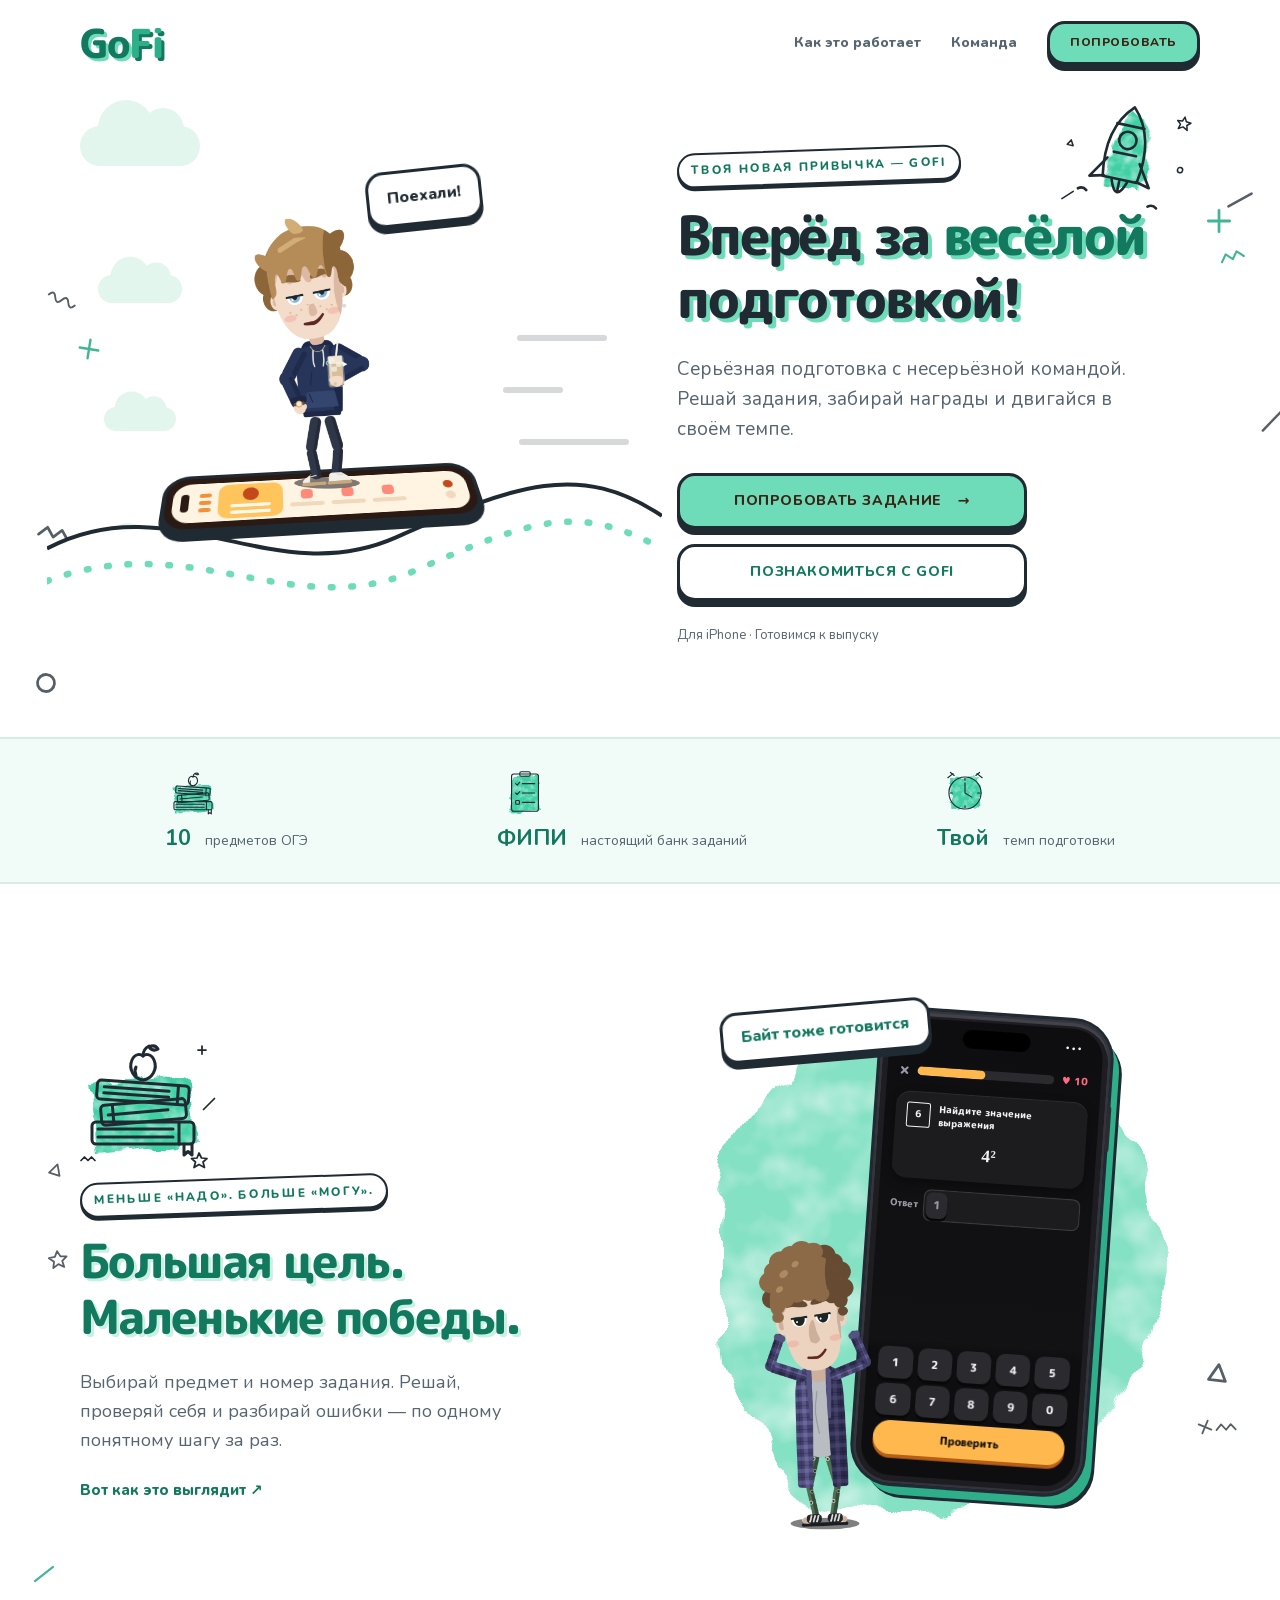
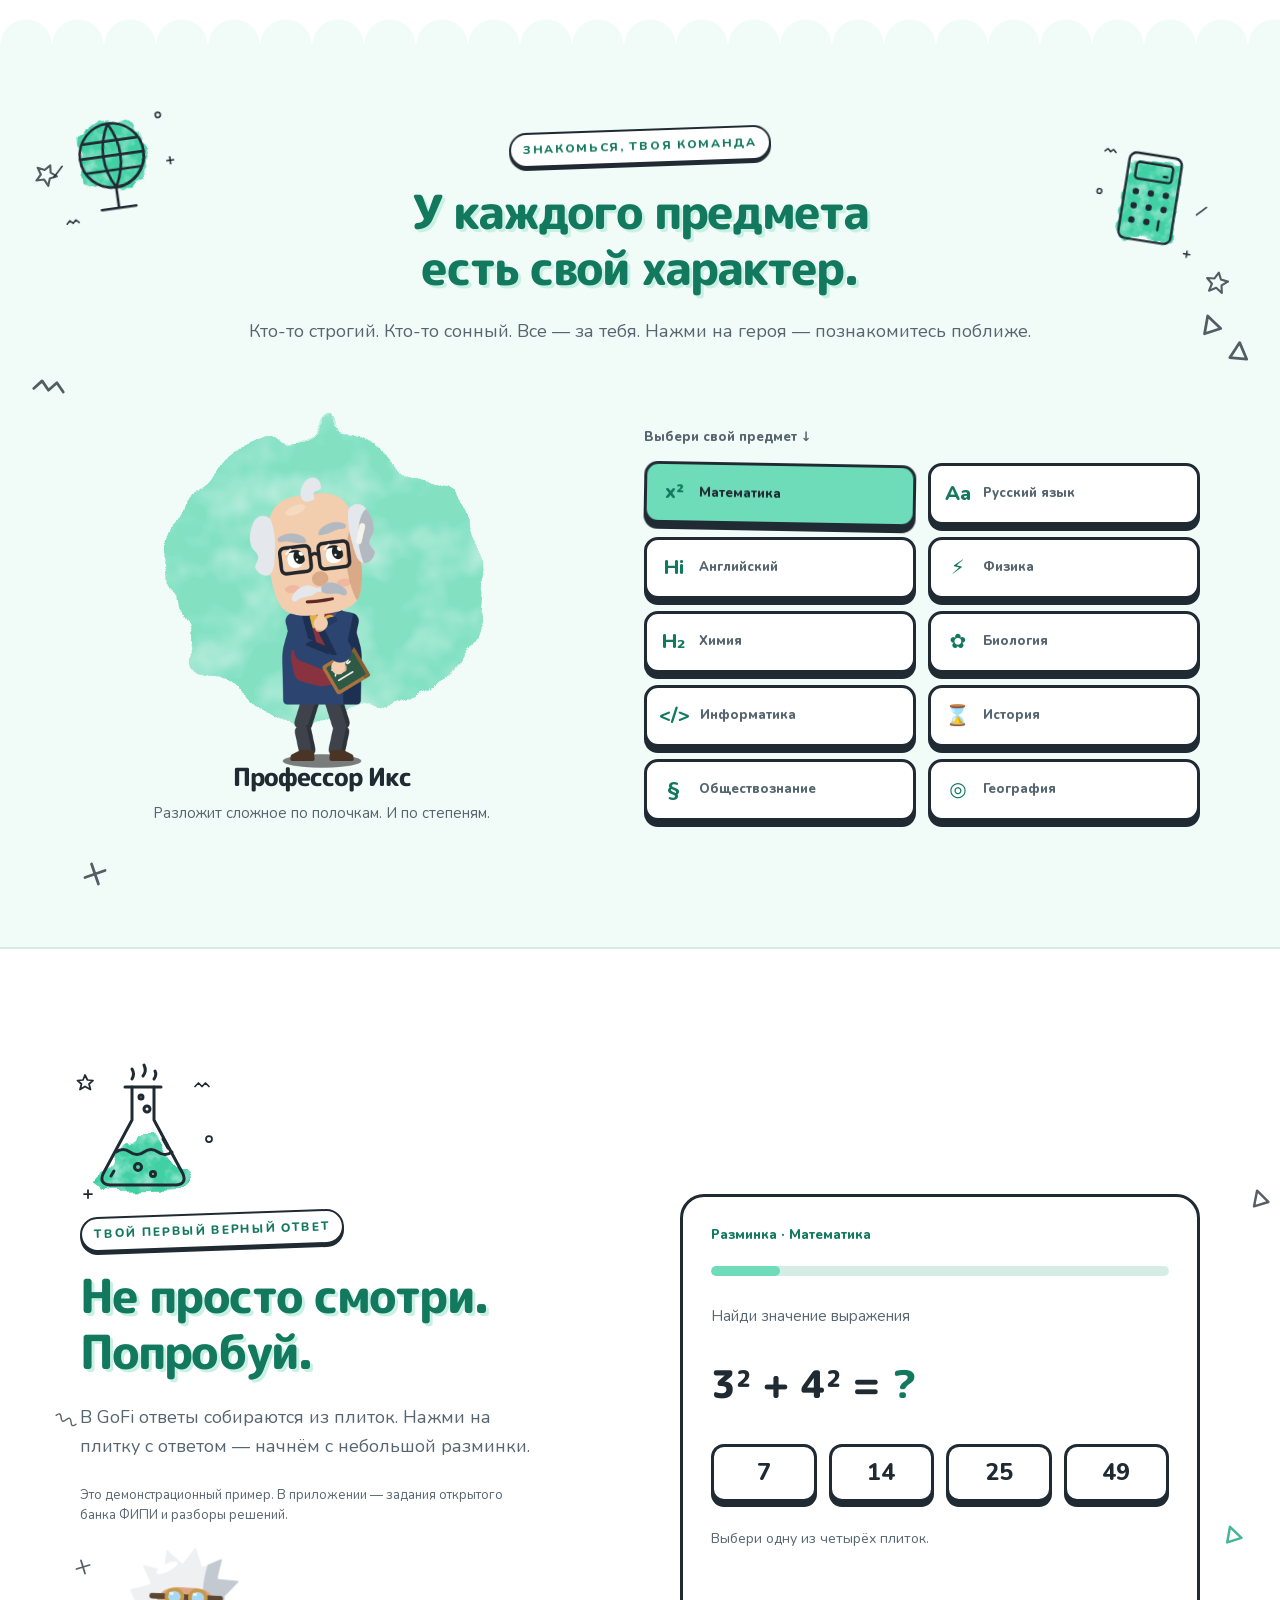
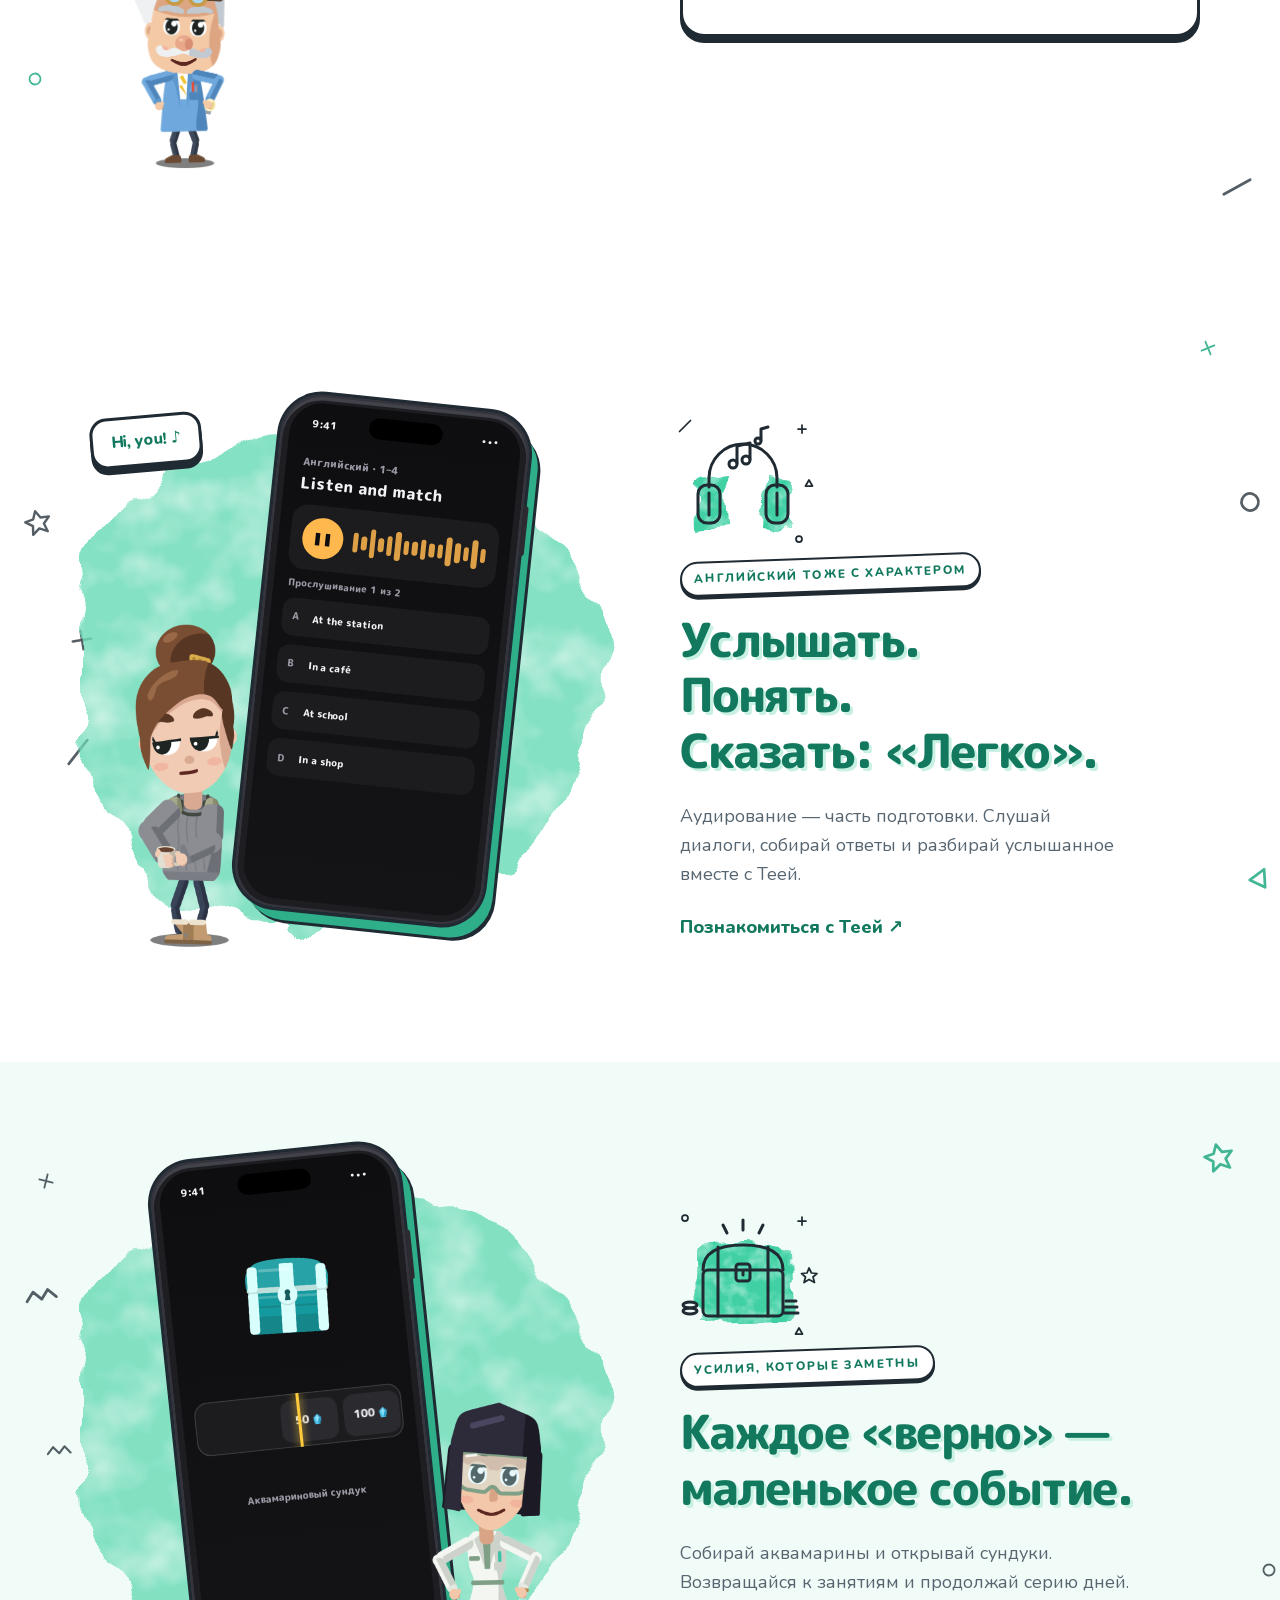
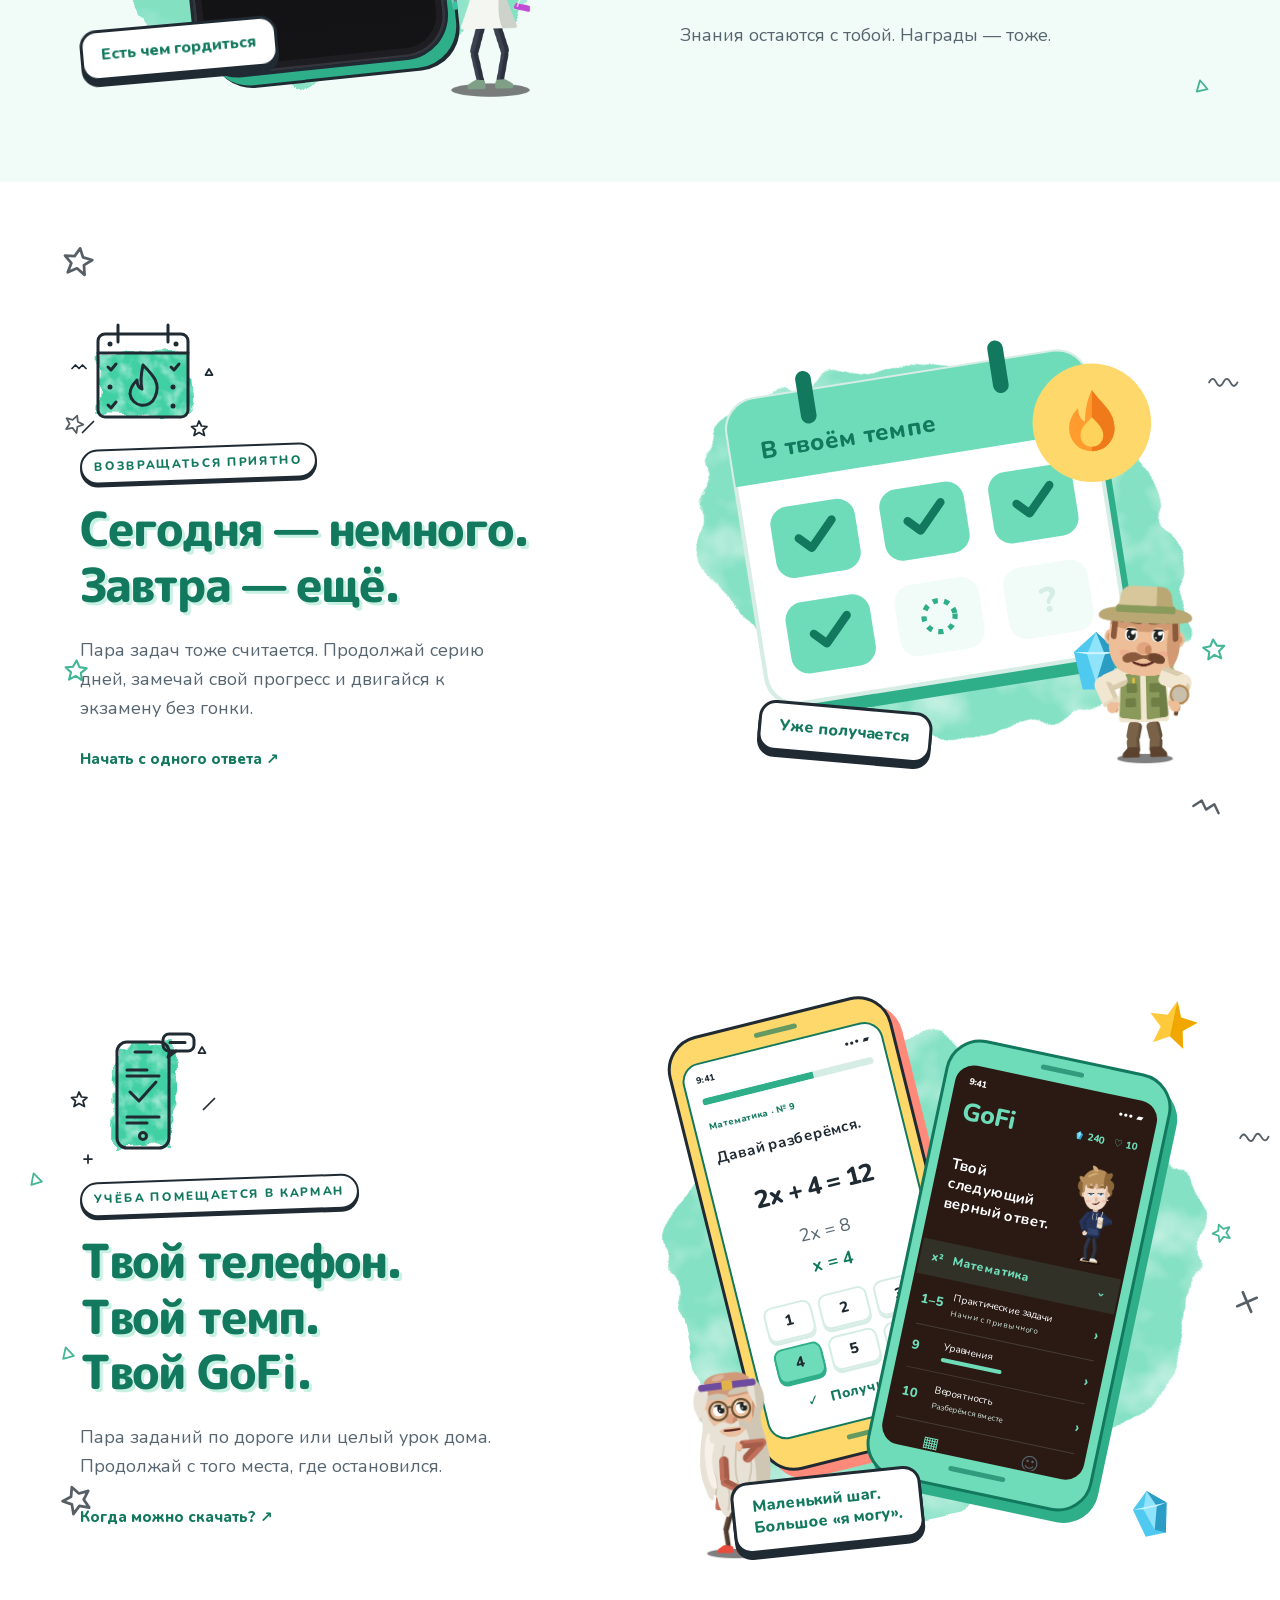
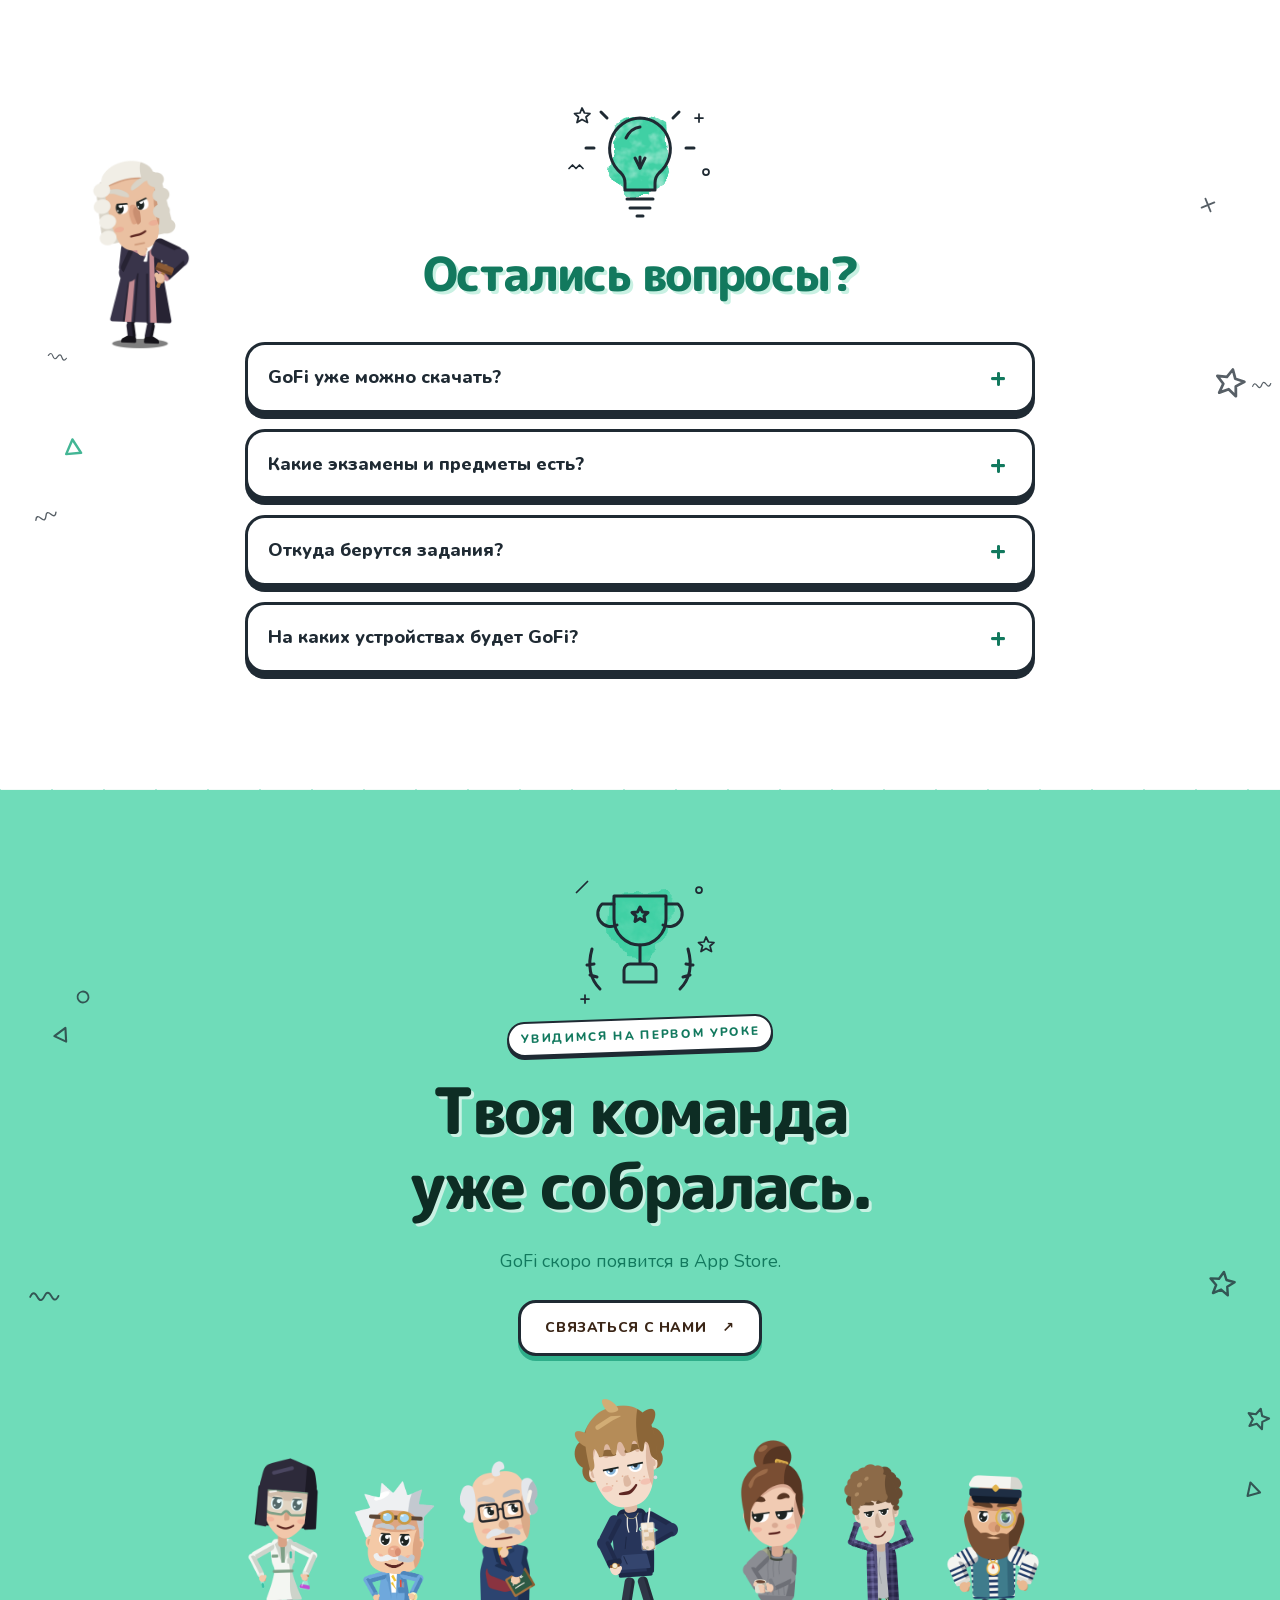
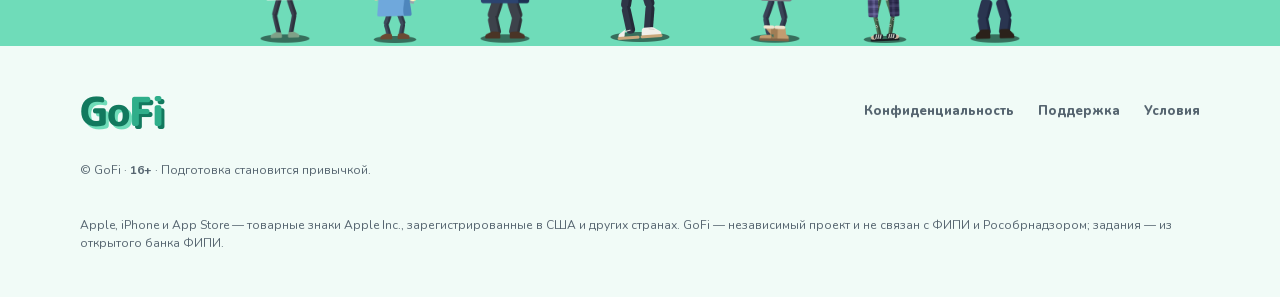
<file: index.html>
<!doctype html>
<html lang="ru">
<head>
<meta charset="utf-8"><meta name="viewport" content="width=device-width, initial-scale=1">
<title>GoFi — ОГЭ, в который хочется играть</title>
<meta name="description" content="Готовься к ОГЭ с GoFi: задания ФИПИ по 10 предметам, команда учителей-персонажей, разборы и награды. Приложение для iPhone готовится к выпуску.">
<meta property="og:title" content="GoFi — ОГЭ, в который хочется играть">
<meta property="og:description" content="Твоя команда. Твой темп. Твой следующий верный ответ.">
<meta property="og:image" content="https://nowford.github.io/gofi/icon.png">
<meta name="theme-color" content="#FFF8EE">
<link rel="icon" href="favicon.png"><link rel="apple-touch-icon" href="icon.png">
<link rel="stylesheet" href="fonts.css"><link rel="stylesheet" href="home.css?v=20261117-scenes"><link rel="stylesheet" href="scenes.css?v=20261118-warm"><link rel="stylesheet" href="phones.css?v=20261118-warm"><link rel="stylesheet" href="toon.css?v=20261118-fit"><link rel="stylesheet" href="scribble.css?v=20261126d">
</head><body>
<a class="skip" href="#main">К содержимому</a>
<svg width="0" height="0" style="position:absolute" aria-hidden="true">
  <defs>
    <symbol id="dd-star" viewBox="0 0 32 32"><path d="M16 3l4 8 9 1-7 6 2 9-8-5-8 5 2-9-7-6 9-1z"/></symbol>
    <symbol id="dd-ring" viewBox="0 0 32 32"><circle cx="16" cy="16" r="8"/></symbol>
    <symbol id="dd-slash" viewBox="0 0 32 32"><path d="M6 26L26 6"/></symbol>
    <symbol id="dd-zig" viewBox="0 0 32 32"><path d="M2 20l7-8 7 8 7-8 7 8"/></symbol>
    <symbol id="dd-plus" viewBox="0 0 32 32"><path d="M16 6v20M6 16h20"/></symbol>
    <symbol id="dd-tri" viewBox="0 0 32 32"><path d="M8 24l8-15 8 15z"/></symbol>
    <symbol id="dd-wave" viewBox="0 0 48 32"><path d="M3 18q5-10 10 0t10 0 10 0 10 0"/></symbol>
    <filter id="wc-site" x="-25%" y="-25%" width="150%" height="150%">
      <feTurbulence type="fractalNoise" baseFrequency="0.012" numOctaves="3" seed="6" result="n1"/>
      <feDisplacementMap in="SourceGraphic" in2="n1" scale="60" xChannelSelector="R" yChannelSelector="G" result="d"/>
      <feTurbulence type="fractalNoise" baseFrequency="0.02" numOctaves="3" seed="12" result="n2"/>
      <feColorMatrix in="n2" type="matrix" values="0 0 0 0 0 0 0 0 0 0 0 0 0 0 0 0 0 0 -1.1 1.45" result="tex"/>
      <feComposite in="d" in2="tex" operator="in"/>
    </filter>
    <symbol id="gem" viewBox="0 0 64 64"><path d="M32 4 52 22 44 56H20L12 22Z" fill="#4FC9F0"/><path d="M32 4 52 22 44 56 32 50Z" fill="#2B9CC4"/><path d="M32 4 24 24 32 50 40 24Z" fill="#8FE3FB"/><path d="M12 22H52L40 24H24Z" fill="#C9F3FF"/></symbol>
    <symbol id="flame" viewBox="0 0 64 64"><path d="M32 4C40 16 52 22 52 38a20 20 0 0 1-40 0c0-8 4-14 8-18 0 6 2 10 6 12C26 22 28 12 32 4Z" fill="#FF9B2F"/><path d="M32 4c8 12 20 18 20 34a20 20 0 0 1-20 20Z" fill="#F07A1A"/><path d="M32 28c6 6 10 10 10 16a10 10 0 0 1-20 0c0-6 4-10 10-16Z" fill="#FFD25A"/></symbol>
    <symbol id="star" viewBox="0 0 64 64"><path d="M32 4l8 18 20 2-15 13 5 20-18-11-18 11 5-20L4 24l20-2Z" fill="#FFC93C"/><path d="M32 4l8 18 20 2-15 13 5 20-18-11Z" fill="#F0A800"/></symbol>
    <symbol id="heart" viewBox="0 0 64 64"><path d="M32 56 8 32A14 14 0 0 1 32 14a14 14 0 0 1 24 18Z" fill="#FF5F7E"/><path d="M32 56V14a14 14 0 0 1 24 18Z" fill="#E8456A"/><ellipse cx="20" cy="26" rx="5" ry="3" fill="#FFB3C2" transform="rotate(-35 20 26)"/></symbol>
    <symbol id="medal" viewBox="0 0 64 64"><path d="M22 4h8l4 18h-8Z" fill="#5C7CFA"/><path d="M42 4h-8l-4 18h8Z" fill="#4263EB"/><circle cx="32" cy="40" r="18" fill="#FFC93C"/><path d="M32 22a18 18 0 0 1 0 36Z" fill="#F0A800"/><circle cx="32" cy="40" r="10" fill="#FFE08A"/></symbol>
  </defs>
</svg>
<header class="top"><div class="wrap nav-wrap"><a class="brand" href="./" aria-label="GoFi — главная">Go<span>Fi</span></a><nav aria-label="Главное меню"><a href="#how">Как это работает</a><a href="#team">Команда</a><a class="btn small" href="#try">Попробовать</a></nav></div></header>
<main id="main">
<section class="hero wrap"><div class="confetti" aria-hidden="true"><svg class="dd" style="left:2.3%;top:89%;width:34px;height:34px;transform:rotate(6deg)"><use href="#dd-ring"/></svg><svg class="dd mint" style="left:93.9%;top:18%;width:34px;height:34px;transform:rotate(0deg)"><use href="#dd-plus"/></svg><svg class="dd" style="left:2.9%;top:66%;width:34px;height:34px;transform:rotate(12deg)"><use href="#dd-zig"/></svg><svg class="dd mint" style="left:95.2%;top:24%;width:26px;height:26px;transform:rotate(-16deg)"><use href="#dd-zig"/></svg><svg class="dd mint" style="left:5.8%;top:38%;width:30px;height:30px;transform:rotate(9deg)"><use href="#dd-plus"/></svg><svg class="dd" style="left:95.7%;top:15%;width:30px;height:30px;transform:rotate(16deg)"><use href="#dd-slash"/></svg><svg class="dd" style="left:3.6%;top:30%;width:34px;height:34px;transform:rotate(23deg)"><use href="#dd-wave"/></svg><svg class="dd" style="left:98.2%;top:49%;width:30px;height:30px;transform:rotate(-1deg)"><use href="#dd-slash"/></svg></div><div class="clouds" aria-hidden="true"><i class="cloud" style="top:6%;animation-duration:48s;animation-delay:-5s;scale:1"></i><i class="cloud" style="top:28%;animation-duration:62s;animation-delay:-30s;scale:0.7"></i><i class="cloud" style="top:70%;animation-duration:55s;animation-delay:-12s;scale:0.85"></i><i class="cloud" style="top:48%;animation-duration:70s;animation-delay:-50s;scale:0.6"></i></div>
<div class="hero-art ride-scene animated-scene" role="img" aria-label="Гофи едет на телефоне, как на сноуборде; на экране мелькает главный экран GoFi">
<svg class="slope" viewBox="0 0 600 220" preserveAspectRatio="none" aria-hidden="true"><path d="M0 120 C120 60 220 160 340 110 S520 40 600 90 V220 H0Z" fill="#fff"/><path d="M0 120 C120 60 220 160 340 110 S520 40 600 90" fill="none" stroke="#1f2a33" stroke-width="4" vector-effect="non-scaling-stroke"/><path d="M0 150 C140 100 240 190 360 140 S520 80 600 120" fill="none" stroke="#6fdcb9" stroke-width="6" stroke-dasharray="2 18" stroke-linecap="round"/></svg>
<span class="speed s1" aria-hidden="true"></span><span class="speed s2" aria-hidden="true"></span><span class="speed s3" aria-hidden="true"></span>
<div class="rider">
<div class="spray" aria-hidden="true"><i class="puff" style="--d:0s;--y:0px;--s:1"></i><i class="puff" style="--d:0.35s;--y:-8px;--s:0.7"></i><i class="puff" style="--d:0.7s;--y:6px;--s:0.85"></i><i class="puff" style="--d:1.05s;--y:-4px;--s:0.6"></i><i class="puff" style="--d:1.4s;--y:4px;--s:0.9"></i><i class="puff" style="--d:1.75s;--y:-6px;--s:0.7"></i><i class="puff" style="--d:2.1s;--y:2px;--s:0.8"></i><i class="puff" style="--d:2.45s;--y:-2px;--s:0.65"></i></div>
<div class="board-phone" aria-hidden="true"><div class="bp-screen"><i class="bp-cam"></i><span class="bp-top"><b></b><b></b><b></b></span><span class="bp-hero"><em></em><i></i><i></i></span><span class="bp-row"><u></u><i></i></span><span class="bp-row"><u></u><i></i></span><span class="bp-row"><u></u><i></i></span><span class="bp-tabs"><b></b><b></b></span></div></div>
<img class="character rider-gofi" src="img/gofi.png?v=7dab0a11d94a" alt="Гофи" width="360" height="580">
</div>
<div class="bubble">Поехали!</div>
</div>
<div class="hero-copy"><img class="ink hero-rocket" src="img/ink/rocket.svg?v=2" alt="" aria-hidden="true" width="130" height="130"><p class="eyebrow">Твоя новая привычка — GoFi</p><h1>Вперёд за <em>весёлой</em><br>подготовкой!</h1><p class="lead">Серьёзная подготовка с несерьёзной командой. Решай задания, забирай награды и двигайся в своём темпе.</p><div class="hero-actions"><a class="btn" href="#try">Попробовать задание <span aria-hidden="true">→</span></a><a class="btn outline" href="#how">Познакомиться с GoFi</a></div><p class="release-note">Для iPhone · Готовимся к выпуску</p></div>
</section>
<div class="facts"><div class="wrap"><span><img class="fact-ink" src="img/ink/books-icon.svg?v=2" alt="" aria-hidden="true" width="56" height="56"><b>10</b> предметов ОГЭ</span><span><img class="fact-ink" src="img/ink/list-icon.svg?v=2" alt="" aria-hidden="true" width="56" height="56"><b>ФИПИ</b> настоящий банк заданий</span><span><img class="fact-ink" src="img/ink/clock-icon.svg?v=2" alt="" aria-hidden="true" width="56" height="56"><b>Твой</b> темп подготовки</span></div></div>
<section class="section wrap split" id="how"><div class="confetti" aria-hidden="true"><svg class="dd" style="left:3.7%;top:48%;width:22px;height:22px;transform:rotate(-6deg)"><use href="#dd-star"/></svg><svg class="dd" style="left:93.8%;top:62%;width:34px;height:34px;transform:rotate(7deg)"><use href="#dd-tri"/></svg><svg class="dd" style="left:3.5%;top:36%;width:22px;height:22px;transform:rotate(18deg)"><use href="#dd-tri"/></svg><svg class="dd" style="left:94.9%;top:70%;width:22px;height:22px;transform:rotate(-2deg)"><use href="#dd-zig"/></svg><svg class="dd mint" style="left:2.4%;top:89%;width:26px;height:26px;transform:rotate(7deg)"><use href="#dd-slash"/></svg><svg class="dd" style="left:93.3%;top:70%;width:22px;height:22px;transform:rotate(23deg)"><use href="#dd-plus"/></svg></div>
<div class="copy reveal"><img class="ink" src="img/ink/books.svg?v=2" alt="" aria-hidden="true" width="150" height="150" loading="lazy"><p class="eyebrow">Меньше «надо». Больше «могу».</p><h2>Большая цель.<br>Маленькие победы.</h2><p>Выбирай предмет и номер задания. Решай, проверяй себя и разбирай ошибки — по одному понятному шагу за раз.</p><a class="text-link" href="#try">Вот как это выглядит <span aria-hidden="true">↗</span></a></div>
<div class="press-scene animated-scene reveal" role="img" aria-label="Байт сам решает задание на большом телефоне: нажимает 1, 6 и «Проверить» — верно">
<div class="scene-halo" aria-hidden="true"></div>
<div class="gp press-phone" aria-hidden="true"><div class="gp-screen" data-steps="4" data-driver="poke">
<div class="gp-status">9:41<span>•••</span></div>
<div class="gp-top"><span class="gp-x">×</span><span class="gp-line"><i data-fill="40 10" style="width:40%"></i></span><span class="gp-hearts">♥ 10</span></div>
<div class="gp-sheet"><div class="gp-cond"><span class="gp-kim">6</span>Найдите значение выражения</div><div class="gp-formula">4²</div></div>
<div class="gp-answer" data-at="4">Ответ <b><span class="tl" data-at="1">1</span><span class="tl" data-at="2">6</span></b></div>
<div class="gp-verdict" data-at="4">Верно!</div>
<div class="gp-keys"><span data-press="1">1</span><span>2</span><span>3</span><span>4</span><span>5</span><span data-press="2">6</span><span>7</span><span>8</span><span>9</span><span>0</span><span class="go" data-press="3">Проверить</span></div>
</div></div>
<img class="character press-bait" src="img/bait.png?v=ed13f4d11831" alt="Байт" width="360" height="580" loading="lazy">
<span class="scene-sticker" style="top:2%;left:0;transform:rotate(-5deg)" aria-hidden="true">Байт тоже готовится</span>
</div>
</section>
<section class="team-section" id="team"><div class="confetti" aria-hidden="true"><svg class="dd" style="left:6.1%;top:90%;width:34px;height:34px;transform:rotate(-19deg)"><use href="#dd-plus"/></svg><svg class="dd" style="left:95.5%;top:32%;width:34px;height:34px;transform:rotate(5deg)"><use href="#dd-tri"/></svg><svg class="dd" style="left:2.6%;top:13%;width:26px;height:26px;transform:rotate(24deg)"><use href="#dd-star"/></svg><svg class="dd" style="left:93.2%;top:29%;width:34px;height:34px;transform:rotate(-18deg)"><use href="#dd-tri"/></svg><svg class="dd" style="left:2.5%;top:36%;width:34px;height:34px;transform:rotate(7deg)"><use href="#dd-zig"/></svg><svg class="dd" style="left:94.1%;top:25%;width:26px;height:26px;transform:rotate(10deg)"><use href="#dd-star"/></svg></div><div class="wrap"><div class="section-heading reveal"><img class="ink team-globe" src="img/ink/globe.svg?v=2" alt="" aria-hidden="true" width="130" height="130"><img class="ink team-calc" src="img/ink/calc.svg?v=2" alt="" aria-hidden="true" width="120" height="120"><p class="eyebrow">Знакомься, твоя команда</p><h2>У каждого предмета<br>есть свой характер.</h2><p>Кто-то строгий. Кто-то сонный. Все — за тебя. Нажми на героя — познакомитесь поближе.</p></div><div class="team-layout"><div class="teacher-stage"><div class="teacher-halo"></div><img id="teacher-image" class="character" src="img/iks.png?v=f2f5b8200039" alt="Профессор Икс" width="360" height="580" loading="lazy"><div class="teacher-caption" aria-live="polite"><h3 id="teacher-name">Профессор Икс</h3><p id="teacher-description">Разложит сложное по полочкам. И по степеням.</p></div></div><div class="subject-picker"><p class="picker-label">Выбери свой предмет ↓</p><div class="subject-grid" role="group" aria-label="Учителя по предметам"><button class="subject" type="button" data-teacher="iks" data-name="Профессор Икс" data-description="Разложит сложное по полочкам. И по степеням." aria-pressed="true"><span aria-hidden="true">x²</span>Математика</button><button class="subject" type="button" data-teacher="zapyataya" data-name="Миша" data-description="Строгий с виду. На твоей стороне — всегда." aria-pressed="false"><span aria-hidden="true">Аа</span>Русский язык</button><button class="subject" type="button" data-teacher="tea" data-name="Тея" data-description="Английский, кофе и немного сарказма." aria-pressed="false"><span aria-hidden="true">Hi</span>Английский</button><button class="subject" type="button" data-teacher="volt" data-name="Доктор Вольт" data-description="Проверяет гравитацию. Иногда случайно." aria-pressed="false"><span aria-hidden="true">⚡</span>Физика</button><button class="subject" type="button" data-teacher="kolba" data-name="Мадам Колба" data-description="Знает формулу хорошего урока." aria-pressed="false"><span aria-hidden="true">H₂</span>Химия</button><button class="subject" type="button" data-teacher="kletka" data-name="Дядя Клетка" data-description="Объяснит жизнь во всех её проявлениях." aria-pressed="false"><span aria-hidden="true">✿</span>Биология</button><button class="subject" type="button" data-teacher="bait" data-name="Байт" data-description="Найдёт баг даже в твоём решении." aria-pressed="false"><span aria-hidden="true">&lt;/></span>Информатика</button><button class="subject" type="button" data-teacher="letopisets" data-name="Летописец Год" data-description="Помнит всё. Почти в правильном порядке." aria-pressed="false"><span aria-hidden="true">⌛</span>История</button><button class="subject" type="button" data-teacher="sudya" data-name="Судья Закон" data-description="У каждого ответа есть свои основания." aria-pressed="false"><span aria-hidden="true">§</span>Обществознание</button><button class="subject" type="button" data-teacher="kompas" data-name="Капитан Компас" data-description="Поможет найти верный курс." aria-pressed="false"><span aria-hidden="true">◎</span>География</button></div><noscript><p>Все десять предметов доступны в приложении. Для переключения персонажей на сайте включи JavaScript.</p></noscript></div></div></div></section>
<section class="section wrap split demo-section" id="try"><div class="confetti" aria-hidden="true"><svg class="dd" style="left:5.6%;top:65%;width:22px;height:22px;transform:rotate(-17deg)"><use href="#dd-plus"/></svg><svg class="dd mint" style="left:95.1%;top:61%;width:30px;height:30px;transform:rotate(-18deg)"><use href="#dd-tri"/></svg><svg class="dd" style="left:4.2%;top:49%;width:26px;height:26px;transform:rotate(24deg)"><use href="#dd-wave"/></svg><svg class="dd" style="left:95.3%;top:88%;width:34px;height:34px;transform:rotate(16deg)"><use href="#dd-slash"/></svg><svg class="dd mint" style="left:1.9%;top:77%;width:22px;height:22px;transform:rotate(-6deg)"><use href="#dd-ring"/></svg><svg class="dd" style="left:97.2%;top:25%;width:30px;height:30px;transform:rotate(-17deg)"><use href="#dd-tri"/></svg></div><div class="copy reveal"><img class="ink" src="img/ink/flask.svg?v=2" alt="" aria-hidden="true" width="150" height="150" loading="lazy"><p class="eyebrow">Твой первый верный ответ</p><h2>Не просто смотри.<br>Попробуй.</h2><p>В GoFi ответы собираются из плиток. Нажми на плитку с ответом — начнём с небольшой разминки.</p><p class="fine">Это демонстрационный пример. В приложении — задания открытого банка ФИПИ и разборы решений.</p><img class="character demo-bait" src="img/volt.png?v=b12fd7adb3a6" alt="Доктор Вольт" width="360" height="580" loading="lazy"></div><div class="demo-card reveal"><div class="demo-top"><span>Разминка · Математика</span></div><div class="demo-progress"><i></i></div><p>Найди значение выражения</p><div class="demo-equation">3² + 4² = <span>?</span></div><div class="demo-options" role="group" aria-label="Выбери ответ"><button type="button" data-answer="7">7</button><button type="button" data-answer="14">14</button><button type="button" data-answer="25">25</button><button type="button" data-answer="49">49</button></div><div class="demo-feedback" role="status" aria-live="polite">Выбери одну из четырёх плиток.</div><button type="button" class="text-link reset" hidden>Ещё раз ↻</button><noscript><p>Ответ: 25. 3² = 9, 4² = 16, а 9 + 16 = 25.</p></noscript></div></section>

<section class="section wrap split listening-section" id="listening"><div class="confetti" aria-hidden="true"><svg class="dd" style="left:5.2%;top:44%;width:30px;height:30px;transform:rotate(-9deg)"><use href="#dd-plus"/></svg><svg class="dd mint" style="left:97.2%;top:74%;width:34px;height:34px;transform:rotate(25deg)"><use href="#dd-tri"/></svg><svg class="dd" style="left:1.8%;top:29%;width:30px;height:30px;transform:rotate(-14deg)"><use href="#dd-star"/></svg><svg class="dd" style="left:96.3%;top:26%;width:34px;height:34px;transform:rotate(19deg)"><use href="#dd-ring"/></svg><svg class="dd" style="left:4.8%;top:58%;width:34px;height:34px;transform:rotate(-7deg)"><use href="#dd-slash"/></svg><svg class="dd mint" style="left:93.5%;top:7%;width:22px;height:22px;transform:rotate(-22deg)"><use href="#dd-plus"/></svg></div>
<div class="duo-scene animated-scene reveal" role="img" aria-label="Аудирование в телефоне: запись играет, ответы собираются из плиток с номерами. Рядом Тея">
<div class="scene-halo" aria-hidden="true"></div>
<div class="gp" aria-hidden="true"><div class="gp-screen" data-steps="8" data-tick="800" data-hold="6">
<div class="gp-status">9:41<span>•••</span></div>
<div class="gp-head">Английский · 1–4<b>Listen and match</b></div>
<div class="gp-player"><span class="gp-play">❚❚</span><span class="gp-wave"><i></i><i></i><i></i><i></i><i></i><i></i><i></i><i></i><i></i><i></i><i></i><i></i><i></i><i></i><i></i><i></i></span></div>
<div class="gp-pass" data-text="5:Прослушивание 2 из 2">Прослушивание 1 из 2</div>
<div class="gp-q"><em>A</em><span>At the station</span><span class="tl" data-at="2">3</span></div>
<div class="gp-q"><em>B</em><span>In a café</span><span class="tl" data-at="4">1</span></div>
<div class="gp-q"><em>C</em><span>At school</span><span class="tl" data-at="6">4</span></div>
<div class="gp-q"><em>D</em><span>In a shop</span><span class="tl" data-at="7">2</span></div>
</div></div>
<img class="character audio-tea" src="img/tea.png?v=2ee37600cbad" alt="Тея" width="360" height="580" loading="lazy">
<span class="scene-sticker" style="top:4%;left:2%;transform:rotate(-5deg)" aria-hidden="true">Hi, you! ♪</span>
</div>
<div class="copy reveal"><img class="ink" src="img/ink/headphones.svg?v=2" alt="" aria-hidden="true" width="150" height="150" loading="lazy"><p class="eyebrow">Английский тоже с характером</p><h2>Услышать.<br>Понять.<br>Сказать: «Легко».</h2><p>Аудирование — часть подготовки. Слушай диалоги, собирай ответы и разбирай услышанное вместе с Теей.</p><button class="text-link meet-tea" type="button">Познакомиться с Теей ↗</button></div>
</section>
<section class="rewards"><div class="confetti" aria-hidden="true"><svg class="dd" style="left:1.9%;top:30%;width:34px;height:34px;transform:rotate(-10deg)"><use href="#dd-zig"/></svg><svg class="dd mint" style="left:93.0%;top:85%;width:22px;height:22px;transform:rotate(-12deg)"><use href="#dd-tri"/></svg><svg class="dd" style="left:2.7%;top:15%;width:22px;height:22px;transform:rotate(14deg)"><use href="#dd-plus"/></svg><svg class="dd" style="left:98.3%;top:69%;width:22px;height:22px;transform:rotate(-22deg)"><use href="#dd-ring"/></svg><svg class="dd" style="left:3.6%;top:52%;width:26px;height:26px;transform:rotate(-4deg)"><use href="#dd-zig"/></svg><svg class="dd mint" style="left:93.9%;top:11%;width:34px;height:34px;transform:rotate(-13deg)"><use href="#dd-star"/></svg></div><div class="wrap split"><div class="duo-scene flip animated-scene reveal" role="img" aria-label="Открытие сундука в телефоне: крышка светится, лента наград останавливается на 250 аквамаринах. Рядом мадам Колба">
<div class="scene-halo" aria-hidden="true"></div>
<div class="gp tilt-left" aria-hidden="true"><div class="gp-screen" data-steps="9" data-tick="600" data-hold="8">
<div class="gp-status">9:41<span>•••</span></div>
<div class="gp-chestbox" data-cls="shake@1 open@3"><span class="gp-rays"></span><img src="img/chest-4.png" alt="" width="350" height="350" loading="lazy"></div>
<div class="gp-tape"><div class="gp-reel" data-at="4"><span>50 <svg viewBox="0 0 64 64"><use href="#gem"/></svg></span><span>100 <svg viewBox="0 0 64 64"><use href="#gem"/></svg></span><span>250 <svg viewBox="0 0 64 64"><use href="#gem"/></svg></span><span>500 <svg viewBox="0 0 64 64"><use href="#gem"/></svg></span><span>100 <svg viewBox="0 0 64 64"><use href="#gem"/></svg></span><span>50 <svg viewBox="0 0 64 64"><use href="#gem"/></svg></span><span>1000 <svg viewBox="0 0 64 64"><use href="#gem"/></svg></span><span>250 <svg viewBox="0 0 64 64"><use href="#gem"/></svg></span><span>100 <svg viewBox="0 0 64 64"><use href="#gem"/></svg></span><span>50 <svg viewBox="0 0 64 64"><use href="#gem"/></svg></span><span>250 <svg viewBox="0 0 64 64"><use href="#gem"/></svg></span><span>500 <svg viewBox="0 0 64 64"><use href="#gem"/></svg></span><span>100 <svg viewBox="0 0 64 64"><use href="#gem"/></svg></span></div></div>
<div class="gp-win" data-at="8">+250 аквамаринов</div>
<div class="gp-sub">Аквамариновый сундук</div>
</div></div>
<img class="character reward-kolba" src="img/kolba.png?v=92b48c665aa7" alt="Мадам Колба" width="360" height="580" loading="lazy">
<span class="scene-sticker" style="bottom:5%;left:0;transform:rotate(-5deg)" aria-hidden="true">Есть чем гордиться</span>
</div>
<div class="copy reveal"><img class="ink" src="img/ink/chest.svg?v=2" alt="" aria-hidden="true" width="150" height="150" loading="lazy"><p class="eyebrow">Усилия, которые заметны</p><h2>Каждое «верно» —<br>маленькое событие.</h2><p>Собирай аквамарины и открывай сундуки. Возвращайся к занятиям и продолжай серию дней.</p><p>Знания остаются с тобой. Награды — тоже.</p></div></div></section>

<section class="section wrap split habit-section"><div class="confetti" aria-hidden="true"><svg class="dd" style="left:4.8%;top:9%;width:34px;height:34px;transform:rotate(9deg)"><use href="#dd-star"/></svg><svg class="dd" style="left:93.1%;top:87%;width:30px;height:30px;transform:rotate(16deg)"><use href="#dd-zig"/></svg><svg class="dd mint" style="left:4.9%;top:68%;width:26px;height:26px;transform:rotate(3deg)"><use href="#dd-star"/></svg><svg class="dd" style="left:94.3%;top:26%;width:34px;height:34px;transform:rotate(0deg)"><use href="#dd-wave"/></svg><svg class="dd" style="left:4.9%;top:33%;width:22px;height:22px;transform:rotate(21deg)"><use href="#dd-star"/></svg><svg class="dd mint" style="left:93.8%;top:65%;width:26px;height:26px;transform:rotate(-5deg)"><use href="#dd-star"/></svg></div>
<div class="copy reveal"><img class="ink" src="img/ink/calendar.svg?v=2" alt="" aria-hidden="true" width="150" height="150" loading="lazy"><p class="eyebrow">Возвращаться приятно</p><h2>Сегодня — немного.<br>Завтра — ещё.</h2><p>Пара задач тоже считается. Продолжай серию дней, замечай свой прогресс и двигайся к экзамену без гонки.</p><a class="text-link" href="#try">Начать с одного ответа ↗</a></div>
<div class="habit-art animated-scene reveal" role="img" aria-label="Нарисованный календарь с серией занятий, огоньком и аквамаринами">
<div class="habit-halo" aria-hidden="true"></div>
<svg class="calendar-art" viewBox="0 0 500 420" aria-hidden="true">
<g transform="translate(62 45) rotate(-9 180 160)"><rect x="8" y="26" width="350" height="296" rx="29" fill="var(--mint-rim)"/><rect y="12" width="350" height="296" rx="29" fill="var(--bg)" stroke="var(--line)" stroke-width="4"/><path d="M29 12h292a29 29 0 0 1 29 29v52H0V41a29 29 0 0 1 29-29" fill="var(--mint)"/>
<path d="M80 0v36M267 0v36" stroke="var(--green)" stroke-width="15" stroke-linecap="round"/>
<text x="29" y="70" fill="var(--green)" font-family="Nunito,sans-serif" font-size="23" font-weight="900">В твоём темпе</text>
<g fill="var(--soft)"><rect x="27" y="119" width="82" height="69" rx="17"/><rect x="133" y="119" width="82" height="69" rx="17"/><rect x="239" y="119" width="82" height="69" rx="17"/><rect x="27" y="212" width="82" height="69" rx="17"/><rect x="133" y="212" width="82" height="69" rx="17"/><rect x="239" y="212" width="82" height="69" rx="17"/></g>
<g class="day-mark day-one"><rect x="27" y="119" width="82" height="69" rx="17" fill="var(--mint)"/><path d="m52 151 11 11 23-24" fill="none" stroke="var(--green)" stroke-width="8" stroke-linecap="round" stroke-linejoin="round"/></g>
<g class="day-mark day-two"><rect x="133" y="119" width="82" height="69" rx="17" fill="var(--mint)"/><path d="m158 151 11 11 23-24" fill="none" stroke="var(--green)" stroke-width="8" stroke-linecap="round" stroke-linejoin="round"/></g>
<g class="day-mark day-three"><rect x="239" y="119" width="82" height="69" rx="17" fill="var(--mint)"/><path d="m264 151 11 11 23-24" fill="none" stroke="var(--green)" stroke-width="8" stroke-linecap="round" stroke-linejoin="round"/></g>
<g class="day-mark day-four"><rect x="27" y="212" width="82" height="69" rx="17" fill="var(--mint)"/><path d="m52 244 11 11 23-24" fill="none" stroke="var(--green)" stroke-width="8" stroke-linecap="round" stroke-linejoin="round"/></g>
<circle cx="174" cy="246" r="15" fill="none" stroke="var(--mint-rim)" stroke-width="5" stroke-dasharray="5 6"/><text x="280" y="258" text-anchor="middle" fill="var(--line)" font-family="Nunito,sans-serif" font-size="34" font-weight="900">?</text></g>
<g class="calendar-flame"><circle cx="396" cy="105" r="57" fill="var(--gold)"/><use href="#flame" x="361" y="64" width="70" height="80"/></g>
<g class="calendar-gem"><use href="#gem" x="366" y="297" width="68" height="78"/></g>
</svg><span class="scene-sticker habit-sticker" aria-hidden="true">Уже получается</span>
<img class="character habit-kletka" src="img/kletka.png?v=d6ccbcbd855b" alt="Дядя Клетка" width="360" height="580" loading="lazy">
</div></section>
<section class="section wrap split pocket"><div class="confetti" aria-hidden="true"><svg class="dd mint" style="left:1.9%;top:36%;width:22px;height:22px;transform:rotate(-17deg)"><use href="#dd-tri"/></svg><svg class="dd" style="left:96.7%;top:30%;width:34px;height:34px;transform:rotate(-3deg)"><use href="#dd-wave"/></svg><svg class="dd mint" style="left:4.4%;top:58%;width:22px;height:22px;transform:rotate(-16deg)"><use href="#dd-tri"/></svg><svg class="dd" style="left:96.1%;top:51%;width:34px;height:34px;transform:rotate(-23deg)"><use href="#dd-plus"/></svg><svg class="dd" style="left:4.7%;top:76%;width:34px;height:34px;transform:rotate(-22deg)"><use href="#dd-star"/></svg><svg class="dd mint" style="left:94.6%;top:43%;width:22px;height:22px;transform:rotate(-21deg)"><use href="#dd-star"/></svg></div><div class="copy reveal"><img class="ink" src="img/ink/phone.svg?v=2" alt="" aria-hidden="true" width="150" height="150" loading="lazy"><p class="eyebrow">Учёба помещается в карман</p><h2>Твой телефон.<br>Твой темп.<br>Твой GoFi.</h2><p>Пара заданий по дороге или целый урок дома. Продолжай с того места, где остановился.</p><a class="text-link" href="#release">Когда можно скачать? ↗</a></div><div class="phone-scene animated-scene" role="img" aria-label="Нарисованные телефоны GoFi: каталог математики и решение задания">
<div class="device-halo" aria-hidden="true"></div>
<div class="device back-device" aria-hidden="true"><div class="device-shell"><div class="speaker"></div><div class="drawn-screen drawn-lesson"><div class="mini-status">9:41 <span>••• ▰</span></div><div class="mini-progress"><i></i></div><small>Математика · № 9</small><b class="mini-question">Давай разберёмся.</b><div class="mini-formula">2x + 4 = 12</div><div class="mini-solution">2x = 8<br><strong>x = 4</strong></div><div class="mini-keys"><span>1</span><span>2</span><span>3</span><span class="key-answer">4</span><span>5</span><span>6</span></div><div class="mini-success">✓ &nbsp; Получилось!</div></div><div class="device-home"></div></div></div>
<div class="device front-device" aria-hidden="true"><div class="device-shell"><div class="speaker"></div><div class="drawn-screen drawn-home"><div class="mini-status">9:41 <span>••• ▰</span></div><div class="mini-brand">GoFi <span><svg viewBox="0 0 64 64" class="mini-gem"><use href="#gem"/></svg> 240 &nbsp; ♡ 10</span></div><div class="mini-greeting"><b>Твой следующий<br>верный ответ.</b><img src="img/gofi.png?v=7dab0a11d94a" alt="" width="360" height="580" loading="lazy"></div><div class="mini-subject">x² &nbsp; Математика <span>⌄</span></div><div class="mini-row"><i>1–5</i><span>Практические задачи<small>Начни с привычного</small></span><b>›</b></div><div class="mini-row featured"><i>9</i><span>Уравнения<small><em></em></small></span><b>›</b></div><div class="mini-row"><i>10</i><span>Вероятность<small>Разберёмся вместе</small></span><b>›</b></div><div class="mini-tabs"><b>▦<small>Задания</small></b><span>☺<small>Профиль</small></span></div></div><div class="device-home"></div></div></div>
<svg class="device-spark spark-one" viewBox="0 0 64 64" aria-hidden="true"><use href="#star"/></svg><svg class="device-spark spark-two" viewBox="0 0 64 64" aria-hidden="true"><use href="#gem"/></svg>
<img class="character pocket-letopisets" src="img/letopisets.png?v=f76ef49da2ee" alt="Летописец Год" width="360" height="580" loading="lazy"><span class="scene-sticker device-sticker" aria-hidden="true">Маленький шаг.<br>Большое «я могу».</span>
</div></section>
<section class="faq-section wrap"><div class="confetti" aria-hidden="true"><svg class="dd mint" style="left:4.5%;top:50%;width:30px;height:30px;transform:rotate(-5deg)"><use href="#dd-tri"/></svg><svg class="dd" style="left:97.7%;top:42%;width:22px;height:22px;transform:rotate(-9deg)"><use href="#dd-wave"/></svg><svg class="dd" style="left:2.6%;top:60%;width:26px;height:26px;transform:rotate(-22deg)"><use href="#dd-wave"/></svg><svg class="dd" style="left:93.5%;top:17%;width:22px;height:22px;transform:rotate(-22deg)"><use href="#dd-plus"/></svg><svg class="dd" style="left:3.7%;top:38%;width:22px;height:22px;transform:rotate(9deg)"><use href="#dd-wave"/></svg><svg class="dd" style="left:94.8%;top:41%;width:34px;height:34px;transform:rotate(12deg)"><use href="#dd-star"/></svg></div><img class="character faq-sudya" src="img/sudya.png?v=1964ec404eb2" alt="Судья Закон" width="360" height="580" loading="lazy"><div class="peeker" aria-hidden="true"><img class="character " src="img/kompas.png?v=96bee46808c9" alt="" width="360" height="580" loading="lazy"></div><img class="ink" src="img/ink/bulb.svg?v=2" alt="" aria-hidden="true" width="150" height="150" loading="lazy"><h2>Остались вопросы?</h2><div class="faq"><details><summary>GoFi уже можно скачать?</summary><p>Пока нет — готовим приложение к выпуску в App Store. Здесь появится ссылка, когда GoFi будет доступен.</p></details><details><summary>Какие экзамены и предметы есть?</summary><p>Готовим все 10 предметов ОГЭ: математику, русский язык, физику, химию, биологию, информатику, историю, обществознание, географию и английский, включая аудирование. ЕГЭ появится позже.</p></details><details><summary>Откуда берутся задания?</summary><p>Из открытого банка ФИПИ. В GoFi входят задания с однозначным, автоматически проверяемым ответом. Сочинения и задания с проверкой человеком пока не включены.</p></details><details><summary>На каких устройствах будет GoFi?</summary><p>На iPhone с iOS 17 и новее. Версии для Android пока нет.</p></details></div></section>
<section class="final" id="release"><div class="confetti" aria-hidden="true"><svg class="dd" style="left:5.6%;top:23%;width:22px;height:22px;transform:rotate(-17deg)"><use href="#dd-ring"/></svg><svg class="dd" style="left:97.3%;top:72%;width:26px;height:26px;transform:rotate(15deg)"><use href="#dd-star"/></svg><svg class="dd" style="left:3.9%;top:27%;width:26px;height:26px;transform:rotate(25deg)"><use href="#dd-tri"/></svg><svg class="dd" style="left:96.8%;top:80%;width:26px;height:26px;transform:rotate(-16deg)"><use href="#dd-tri"/></svg><svg class="dd" style="left:2.2%;top:57%;width:34px;height:34px;transform:rotate(-2deg)"><use href="#dd-wave"/></svg><svg class="dd" style="left:94.3%;top:56%;width:30px;height:30px;transform:rotate(9deg)"><use href="#dd-star"/></svg></div><div class="wrap"><img class="ink" src="img/ink/trophy.svg?v=2" alt="" aria-hidden="true" width="150" height="150" loading="lazy"><p class="eyebrow">Увидимся на первом уроке</p><h2>Твоя команда<br>уже собралась.</h2><p>GoFi скоро появится в App Store.</p><a class="btn" href="support.html">Связаться с нами <span aria-hidden="true">↗</span></a><div class="lineup" aria-hidden="true"><img class="character " src="img/kolba.png?v=92b48c665aa7" alt="" width="360" height="580" loading="lazy"><img class="character " src="img/volt.png?v=b12fd7adb3a6" alt="" width="360" height="580" loading="lazy"><img class="character " src="img/iks.png?v=f2f5b8200039" alt="" width="360" height="580" loading="lazy"><img class="character " src="img/gofi.png?v=7dab0a11d94a" alt="" width="360" height="580" loading="lazy"><img class="character " src="img/tea.png?v=2ee37600cbad" alt="" width="360" height="580" loading="lazy"><img class="character " src="img/bait.png?v=ed13f4d11831" alt="" width="360" height="580" loading="lazy"><img class="character " src="img/kompas.png?v=96bee46808c9" alt="" width="360" height="580" loading="lazy"></div></div></section>
</main><footer><div class="wrap footer-grid"><a class="brand" href="./">Go<span>Fi</span></a><nav aria-label="Информация"><a href="privacy.html">Конфиденциальность</a><a href="support.html">Поддержка</a><a href="terms.html">Условия</a></nav><small>© GoFi · <strong aria-label="Для пользователей от 16 лет">16+</strong> · Подготовка становится привычкой.</small><p class="legal">Apple, iPhone и App Store — товарные знаки Apple Inc., зарегистрированные в США и других странах. GoFi — независимый проект и не связан с ФИПИ и Рособрнадзором; задания — из открытого банка ФИПИ.</p></div></footer>
<script src="characters.js?v=ebaf3aa98c3f" defer></script>
<script src="home.js?v=20261117-scenes" defer></script>
<script src="scenes.js?v=20261118-phones" defer></script><script src="phones.js?v=20261118-poke" defer></script></body></html>
</file>
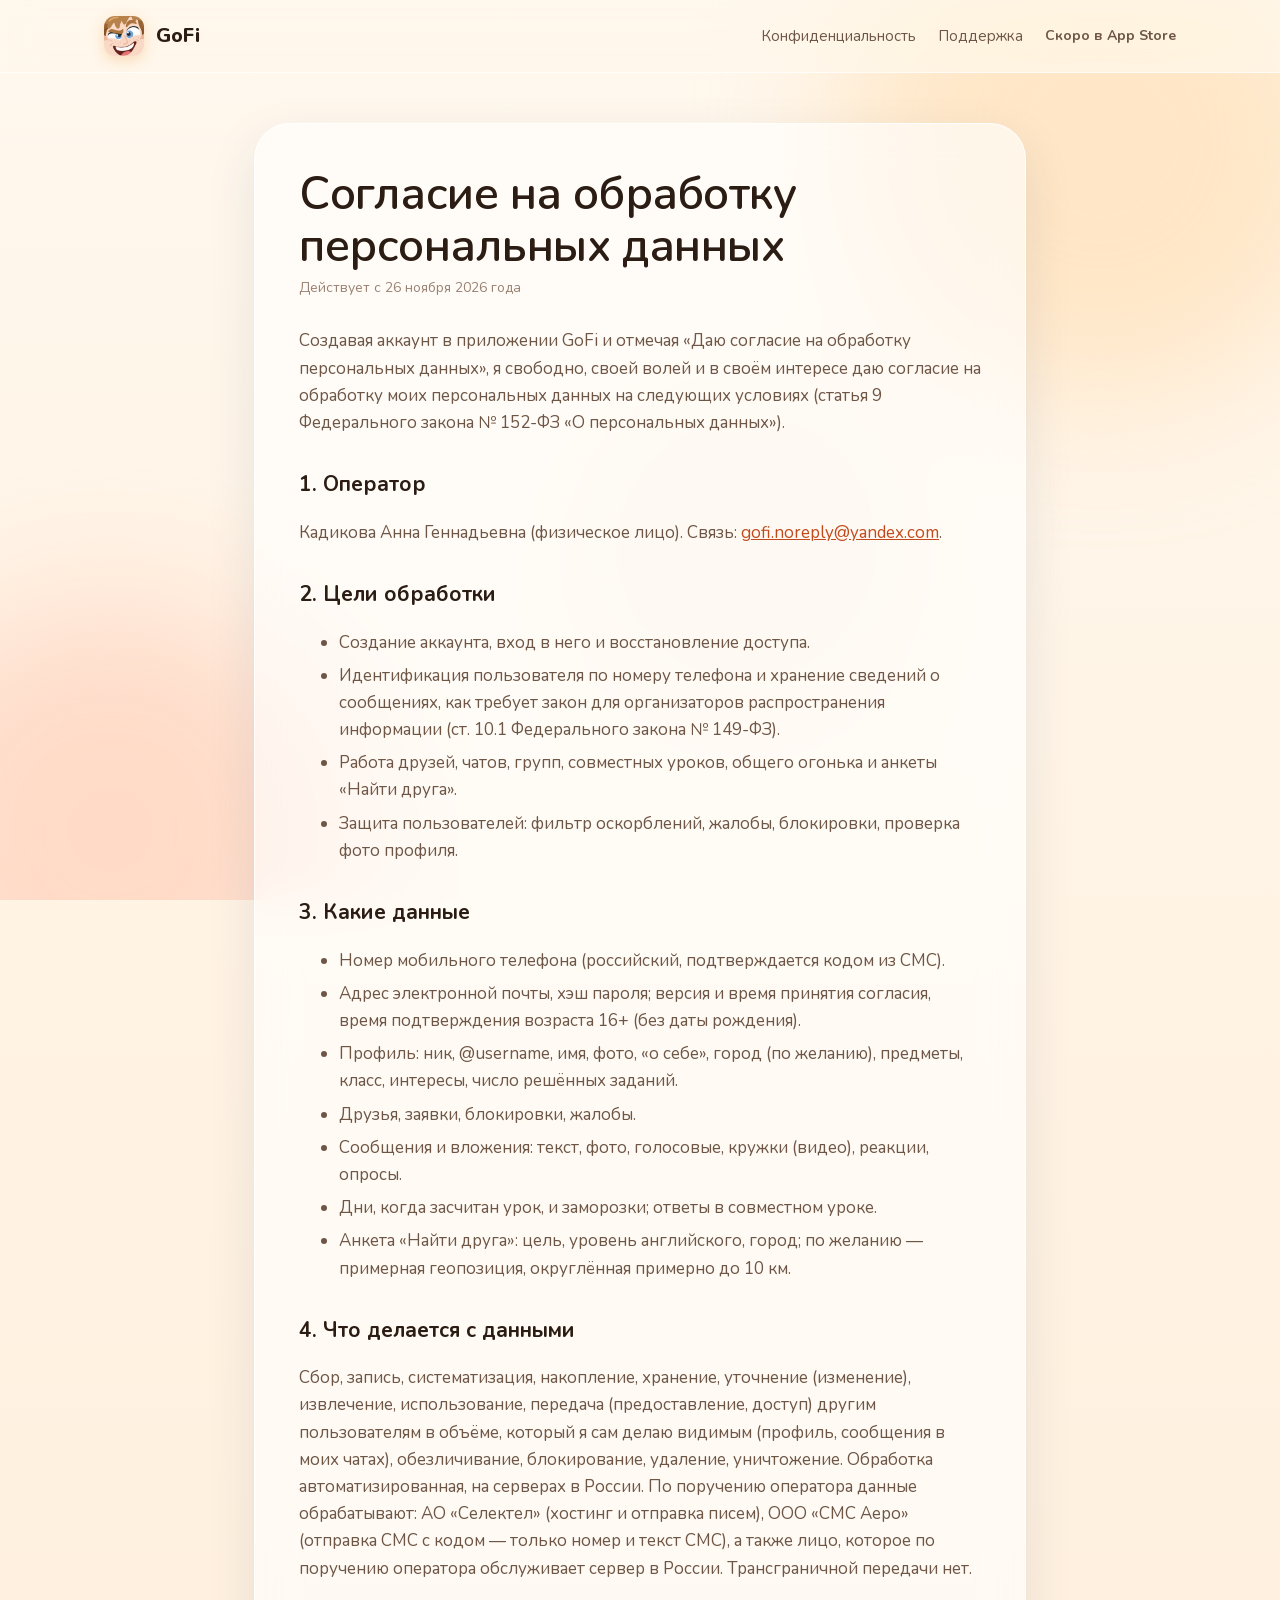
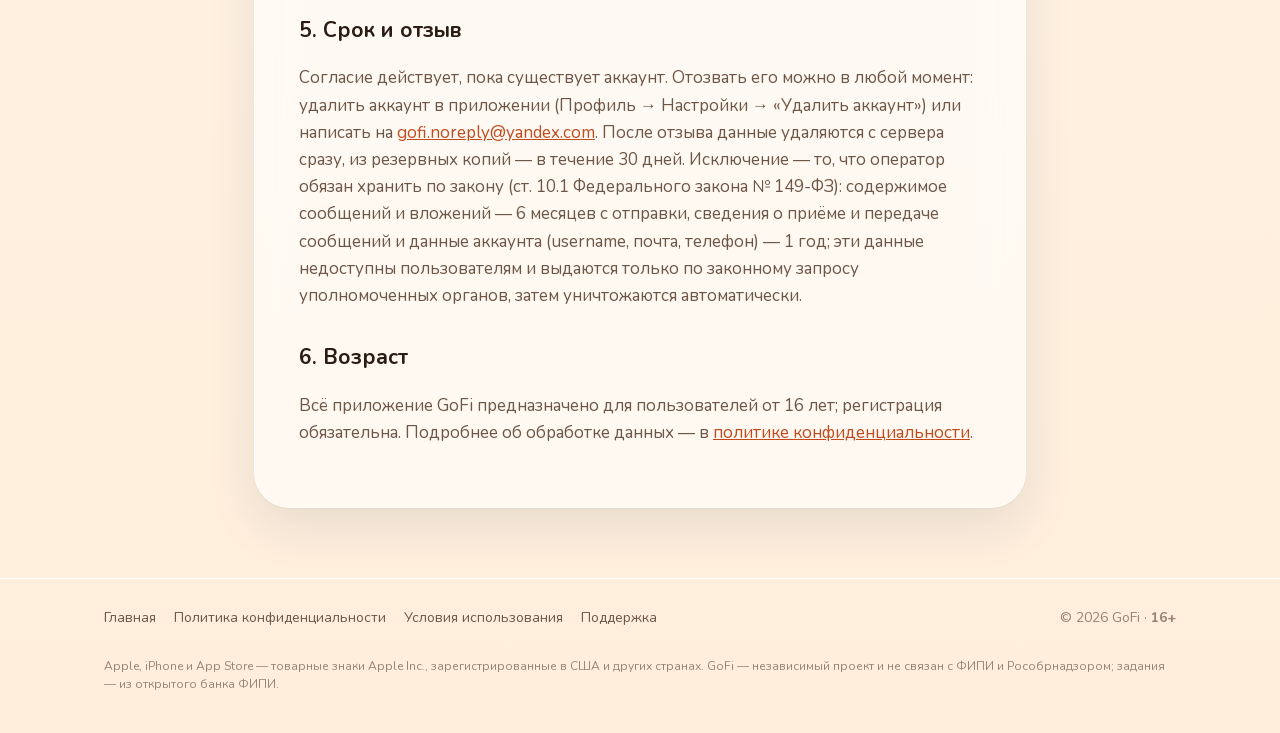
<file: consent.html>
<!doctype html>
<html lang="ru">
<head>
  <meta charset="utf-8">
  <meta name="viewport" content="width=device-width, initial-scale=1">
  <title>Согласие на обработку персональных данных — GoFi</title>
  <meta name="description" content="Согласие на обработку персональных данных при создании аккаунта GoFi.">
  <link rel="icon" type="image/png" href="favicon.png">
  <link rel="stylesheet" href="fonts.css">
  <link rel="stylesheet" href="style.css">
</head>
<body>
  <div class="orbs" aria-hidden="true"><span></span><span></span><span></span></div>

  <header class="top">
    <div class="wrap">
      <a class="brand" href="./"><img src="icon.png" alt="">GoFi</a>
      <nav>
        <a class="link" href="privacy.html">Конфиденциальность</a>
        <a class="link" href="support.html">Поддержка</a>
        <span class="soon">Скоро в App Store</span>
      </nav>
    </div>
  </header>

  <main class="doc">
    <div class="glass-card">
    <h1>Согласие на обработку персональных данных</h1>
    <p class="updated">Действует с 26 ноября 2026 года</p>

    <p>Создавая аккаунт в приложении GoFi и отмечая «Даю согласие на обработку персональных данных», я свободно, своей волей и в своём интересе даю согласие на обработку моих персональных данных на следующих условиях (статья 9 Федерального закона № 152-ФЗ «О персональных данных»).</p>

    <h2>1. Оператор</h2>
    <p>Кадикова Анна Геннадьевна (физическое лицо). Связь: <a href="mailto:gofi.noreply@yandex.com">gofi.noreply@yandex.com</a>.</p>

    <h2>2. Цели обработки</h2>
    <ul>
      <li>Создание аккаунта, вход в него и восстановление доступа.</li>
      <li>Идентификация пользователя по номеру телефона и хранение сведений о сообщениях, как требует закон для организаторов распространения информации (ст. 10.1 Федерального закона № 149-ФЗ).</li>
      <li>Работа друзей, чатов, групп, совместных уроков, общего огонька и анкеты «Найти друга».</li>
      <li>Защита пользователей: фильтр оскорблений, жалобы, блокировки, проверка фото профиля.</li>
    </ul>

    <h2>3. Какие данные</h2>
    <ul>
      <li>Номер мобильного телефона (российский, подтверждается кодом из СМС).</li>
      <li>Адрес электронной почты, хэш пароля; версия и время принятия согласия, время подтверждения возраста 16+ (без даты рождения).</li>
      <li>Профиль: ник, @username, имя, фото, «о себе», город (по желанию), предметы, класс, интересы, число решённых заданий.</li>
      <li>Друзья, заявки, блокировки, жалобы.</li>
      <li>Сообщения и вложения: текст, фото, голосовые, кружки (видео), реакции, опросы.</li>
      <li>Дни, когда засчитан урок, и заморозки; ответы в совместном уроке.</li>
      <li>Анкета «Найти друга»: цель, уровень английского, город; по желанию — примерная геопозиция, округлённая примерно до 10 км.</li>
    </ul>

    <h2>4. Что делается с данными</h2>
    <p>Сбор, запись, систематизация, накопление, хранение, уточнение (изменение), извлечение, использование, передача (предоставление, доступ) другим пользователям в объёме, который я сам делаю видимым (профиль, сообщения в моих чатах), обезличивание, блокирование, удаление, уничтожение. Обработка автоматизированная, на серверах в России. По поручению оператора данные обрабатывают: АО «Селектел» (хостинг и отправка писем), ООО «СМС Аеро» (отправка СМС с кодом — только номер и текст СМС), а также лицо, которое по поручению оператора обслуживает сервер в России. Трансграничной передачи нет.</p>

    <h2>5. Срок и отзыв</h2>
    <p>Согласие действует, пока существует аккаунт. Отозвать его можно в любой момент: удалить аккаунт в приложении (Профиль → Настройки → «Удалить аккаунт») или написать на <a href="mailto:gofi.noreply@yandex.com">gofi.noreply@yandex.com</a>. После отзыва данные удаляются с сервера сразу, из резервных копий — в течение 30 дней. Исключение — то, что оператор обязан хранить по закону (ст. 10.1 Федерального закона № 149-ФЗ): содержимое сообщений и вложений — 6 месяцев с отправки, сведения о приёме и передаче сообщений и данные аккаунта (username, почта, телефон) — 1 год; эти данные недоступны пользователям и выдаются только по законному запросу уполномоченных органов, затем уничтожаются автоматически.</p>

    <h2>6. Возраст</h2>
    <p>Всё приложение GoFi предназначено для пользователей от 16 лет; регистрация обязательна. Подробнее об обработке данных — в <a href="privacy.html">политике конфиденциальности</a>.</p>
    </div>
  </main>

  <footer>
    <div class="wrap">
      <div><a href="./">Главная</a><a href="privacy.html">Политика конфиденциальности</a><a href="terms.html">Условия использования</a><a href="support.html">Поддержка</a></div>
      <div>© 2026 GoFi · <strong aria-label="Для пользователей от 16 лет">16+</strong></div>
      <p class="legal">Apple, iPhone и App Store — товарные знаки Apple Inc., зарегистрированные в США и других странах. GoFi — независимый проект и не связан с ФИПИ и Рособрнадзором; задания — из открытого банка ФИПИ.</p>
    </div>
  </footer>
</body>
</html>
</file>
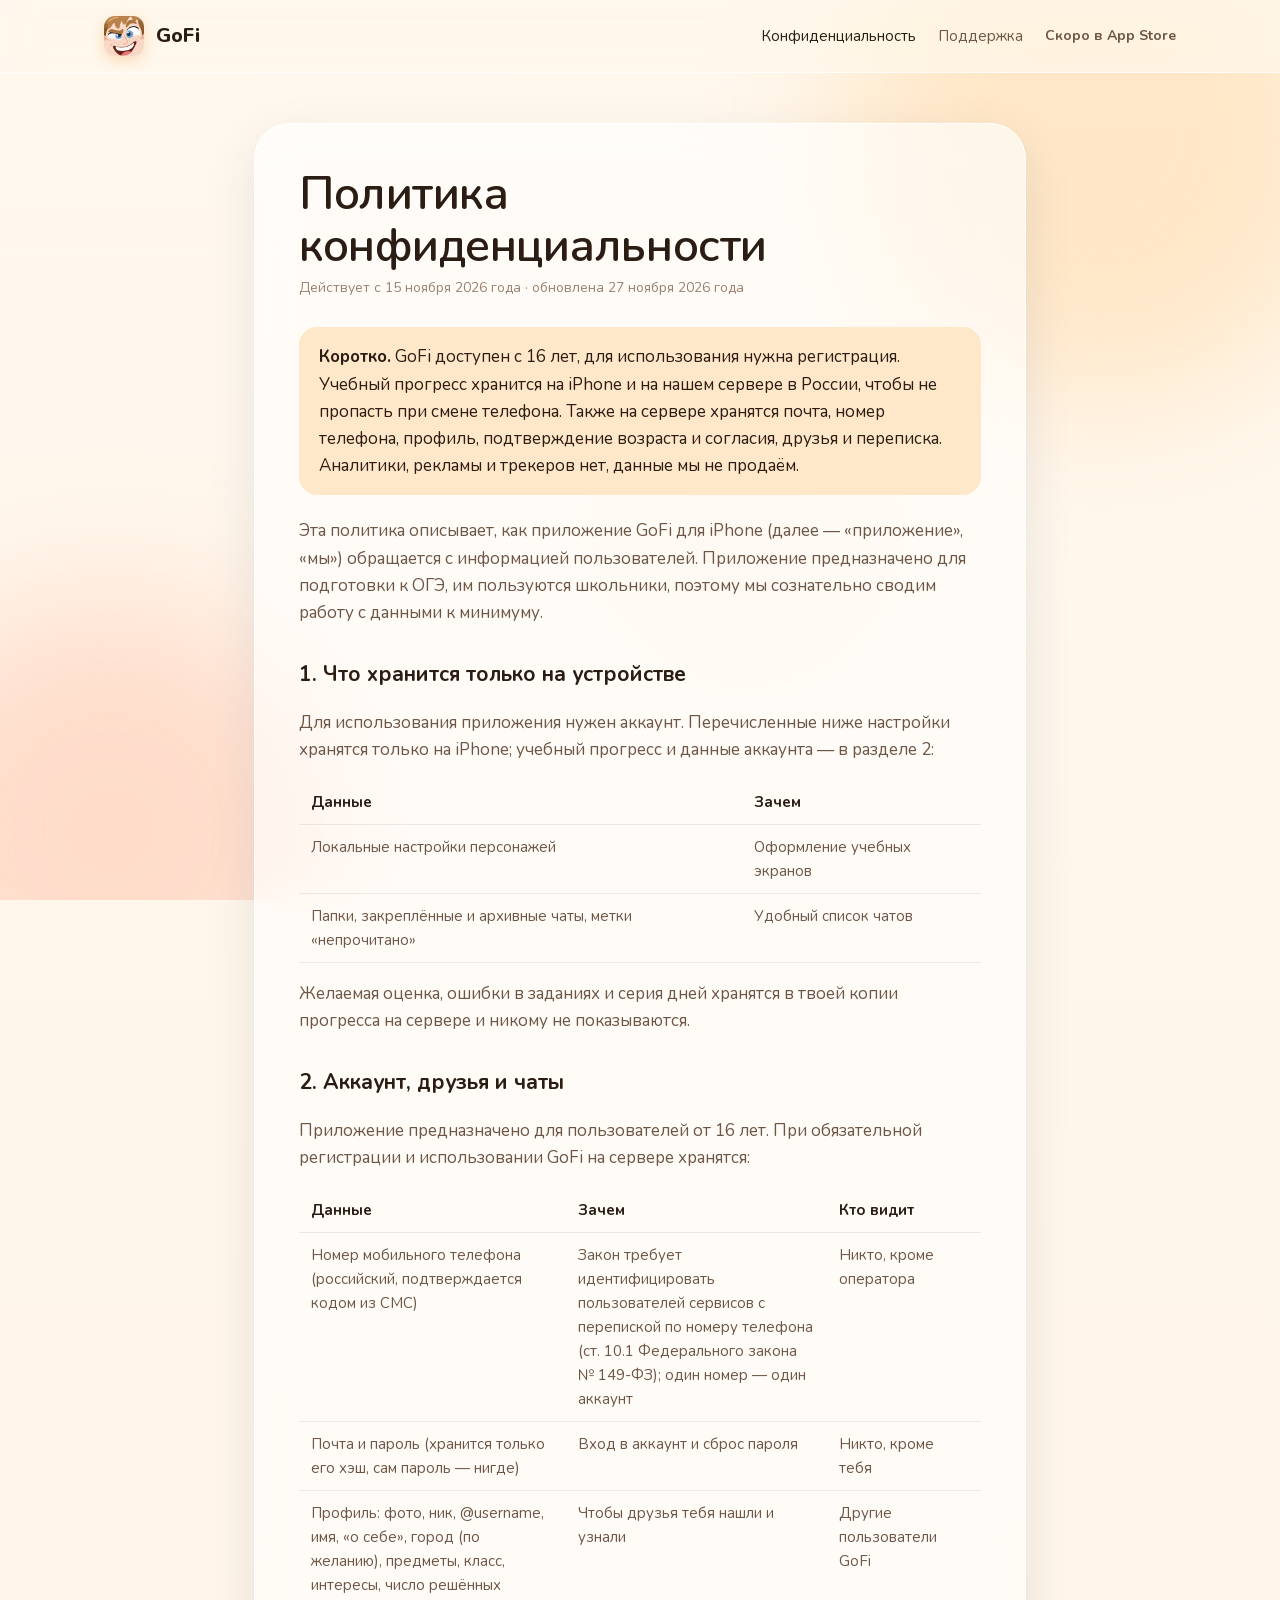
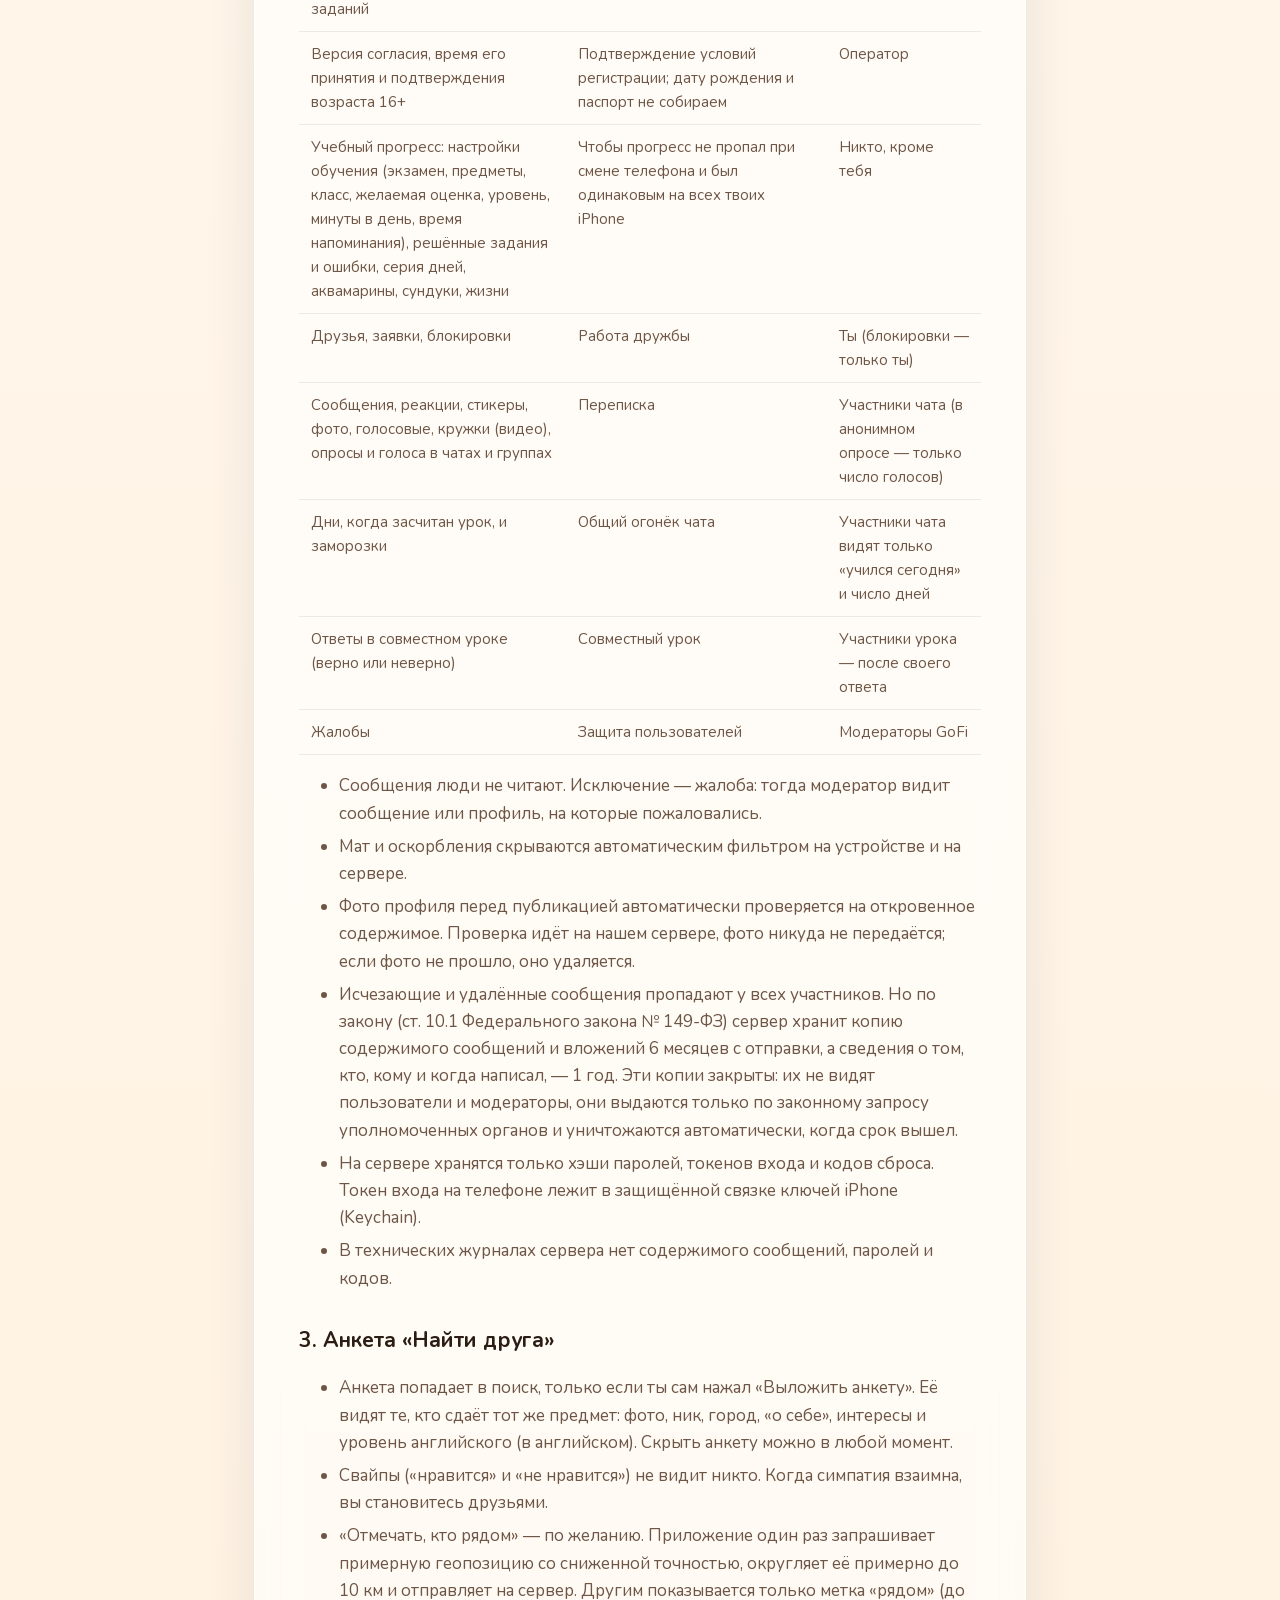
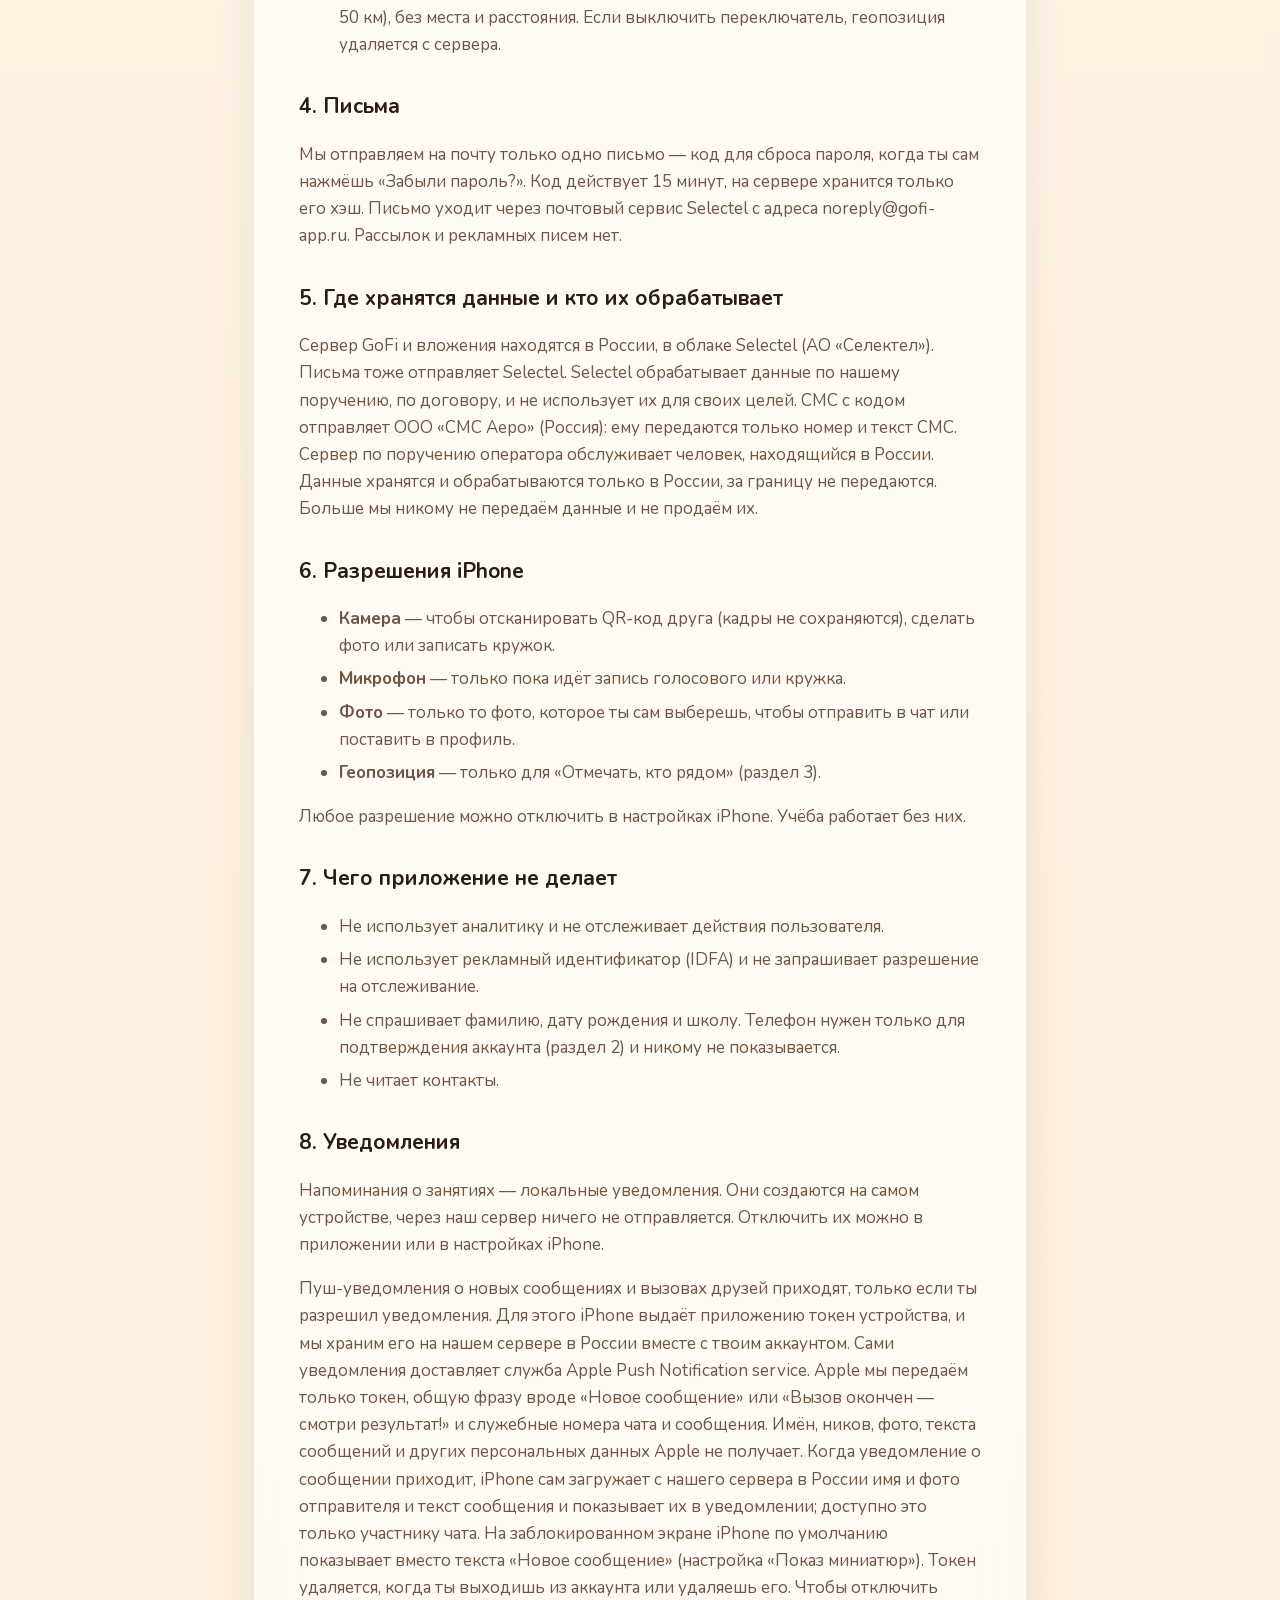
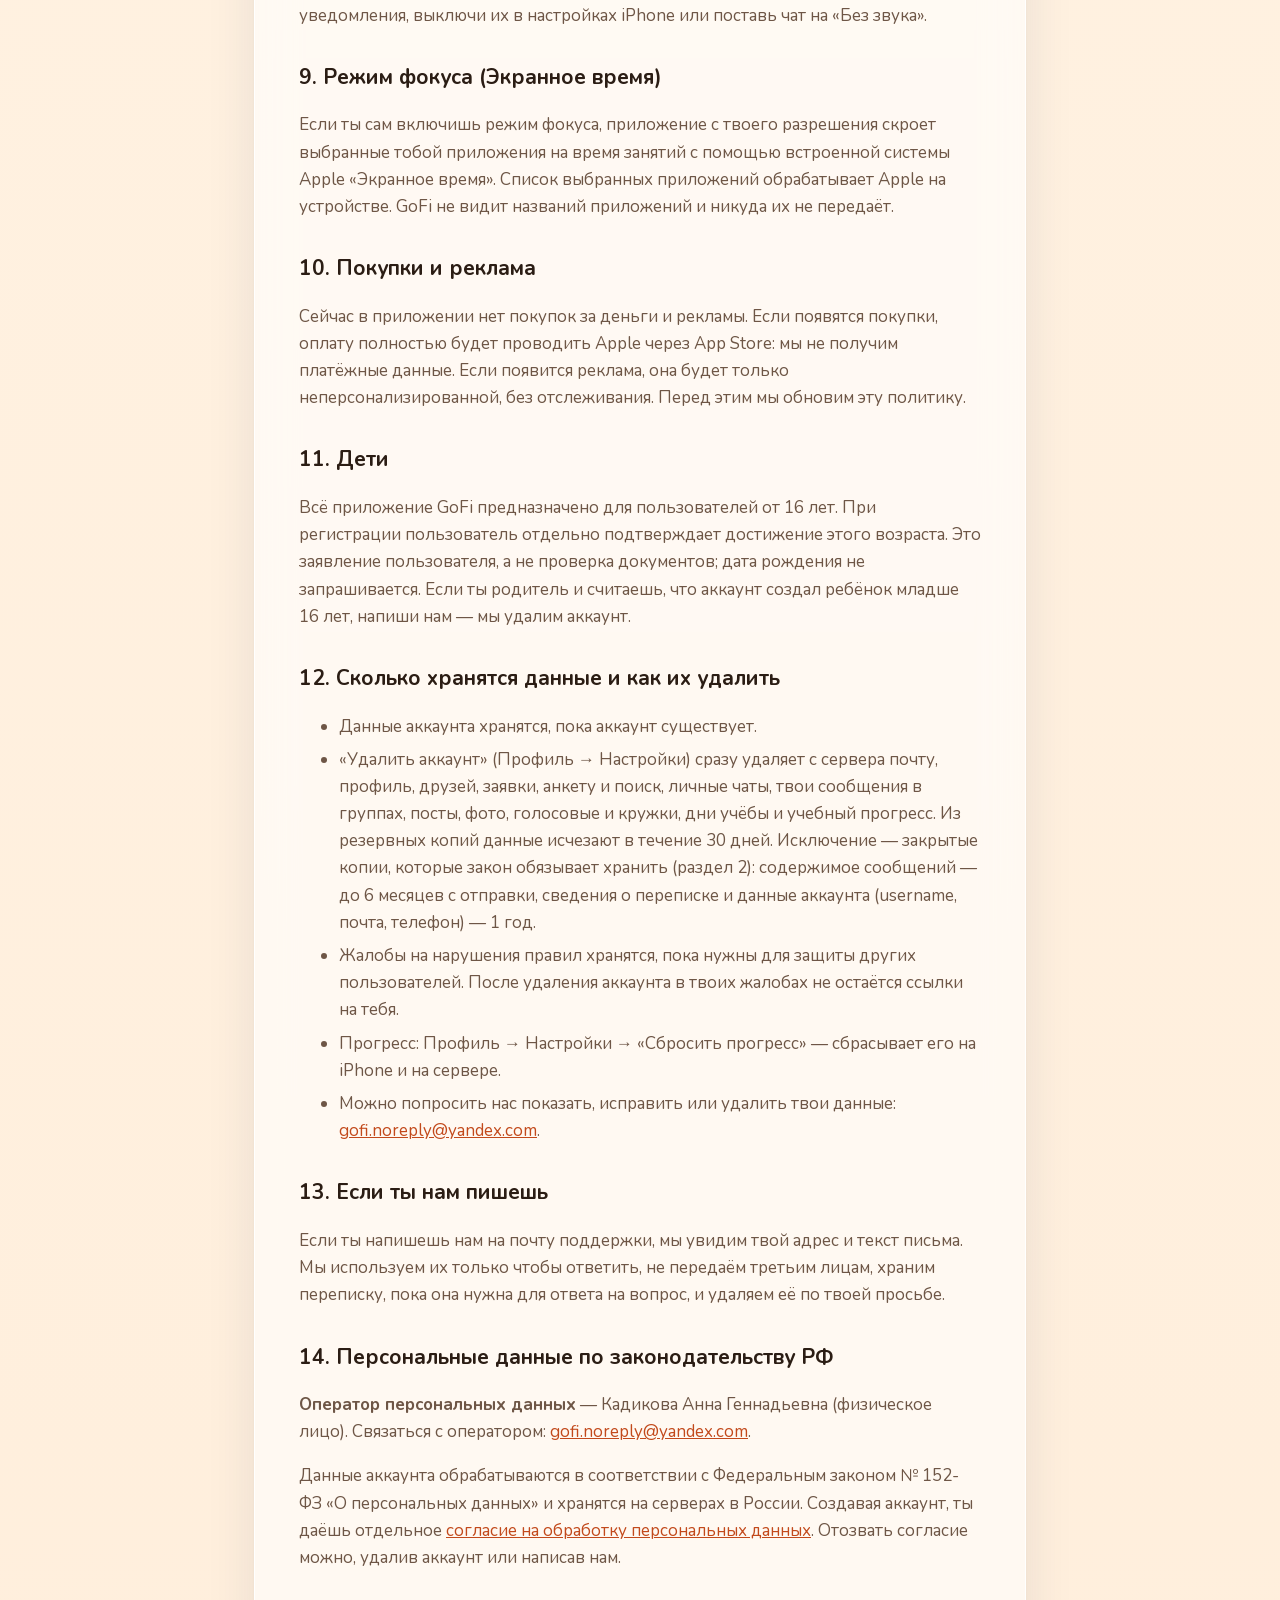
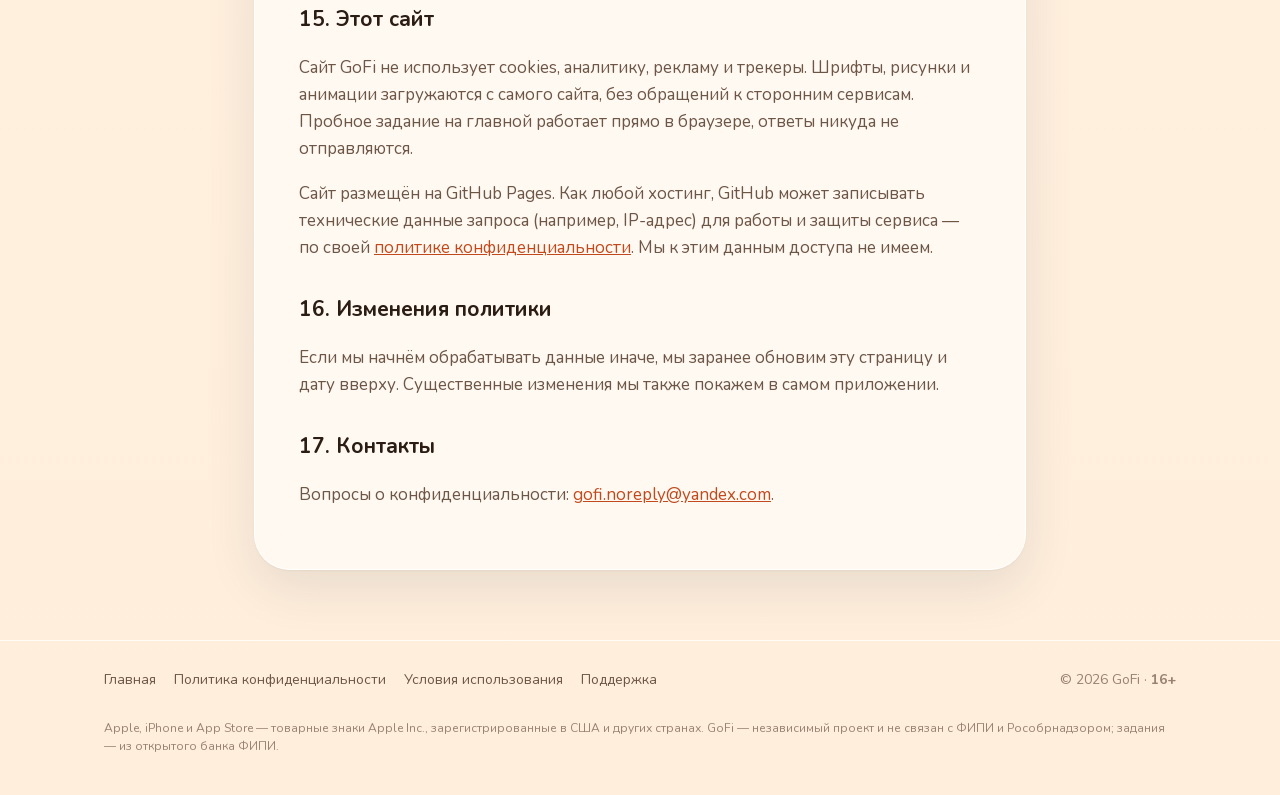
<file: privacy.html>
<!doctype html>
<html lang="ru">
<head>
  <meta charset="utf-8">
  <meta name="viewport" content="width=device-width, initial-scale=1">
  <title>Политика конфиденциальности — GoFi</title>
  <meta name="description" content="Какие данные использует приложение GoFi, где они хранятся и как их удалить.">
  <link rel="icon" type="image/png" href="favicon.png">
  <link rel="stylesheet" href="fonts.css">
  <link rel="stylesheet" href="style.css">
</head>
<body>
  <div class="orbs" aria-hidden="true"><span></span><span></span><span></span></div>

  <header class="top">
    <div class="wrap">
      <a class="brand" href="./"><img src="icon.png" alt="">GoFi</a>
      <nav>
        <a class="link" href="privacy.html" aria-current="page">Конфиденциальность</a>
        <a class="link" href="support.html">Поддержка</a>
        <span class="soon">Скоро в App Store</span>
      </nav>
    </div>
  </header>

  <main class="doc">
    <div class="glass-card">
    <h1>Политика конфиденциальности</h1>
    <p class="updated">Действует с 15 ноября 2026 года · обновлена 27 ноября 2026 года</p>

    <div class="box">
      <strong>Коротко.</strong> GoFi доступен с 16 лет, для использования нужна регистрация. Учебный прогресс хранится на iPhone и на нашем сервере в России, чтобы не пропасть при смене телефона. Также на сервере хранятся почта, номер телефона, профиль, подтверждение возраста и согласия, друзья и переписка. Аналитики, рекламы и трекеров нет, данные мы не продаём.
    </div>

    <p>Эта политика описывает, как приложение GoFi для iPhone (далее — «приложение», «мы») обращается с информацией пользователей. Приложение предназначено для подготовки к ОГЭ, им пользуются школьники, поэтому мы сознательно сводим работу с данными к минимуму.</p>

    <h2>1. Что хранится только на устройстве</h2>
    <p>Для использования приложения нужен аккаунт. Перечисленные ниже настройки хранятся только на iPhone; учебный прогресс и данные аккаунта — в разделе 2:</p>
    <table>
      <tr><th>Данные</th><th>Зачем</th></tr>
      <tr><td>Локальные настройки персонажей</td><td>Оформление учебных экранов</td></tr>
      <tr><td>Папки, закреплённые и архивные чаты, метки «непрочитано»</td><td>Удобный список чатов</td></tr>
    </table>
    <p>Желаемая оценка, ошибки в заданиях и серия дней хранятся в твоей копии прогресса на сервере и никому не показываются.</p>

    <h2>2. Аккаунт, друзья и чаты</h2>
    <p>Приложение предназначено для пользователей от 16 лет. При обязательной регистрации и использовании GoFi на сервере хранятся:</p>
    <table>
      <tr><th>Данные</th><th>Зачем</th><th>Кто видит</th></tr>
      <tr><td>Номер мобильного телефона (российский, подтверждается кодом из СМС)</td><td>Закон требует идентифицировать пользователей сервисов с перепиской по номеру телефона (ст. 10.1 Федерального закона № 149-ФЗ); один номер — один аккаунт</td><td>Никто, кроме оператора</td></tr>
      <tr><td>Почта и пароль (хранится только его хэш, сам пароль — нигде)</td><td>Вход в аккаунт и сброс пароля</td><td>Никто, кроме тебя</td></tr>
      <tr><td>Профиль: фото, ник, @username, имя, «о себе», город (по желанию), предметы, класс, интересы, число решённых заданий</td><td>Чтобы друзья тебя нашли и узнали</td><td>Другие пользователи GoFi</td></tr>
      <tr><td>Версия согласия, время его принятия и подтверждения возраста 16+</td><td>Подтверждение условий регистрации; дату рождения и паспорт не собираем</td><td>Оператор</td></tr>
      <tr><td>Учебный прогресс: настройки обучения (экзамен, предметы, класс, желаемая оценка, уровень, минуты в день, время напоминания), решённые задания и ошибки, серия дней, аквамарины, сундуки, жизни</td><td>Чтобы прогресс не пропал при смене телефона и был одинаковым на всех твоих iPhone</td><td>Никто, кроме тебя</td></tr>
      <tr><td>Друзья, заявки, блокировки</td><td>Работа дружбы</td><td>Ты (блокировки — только ты)</td></tr>
      <tr><td>Сообщения, реакции, стикеры, фото, голосовые, кружки (видео), опросы и голоса в чатах и группах</td><td>Переписка</td><td>Участники чата (в анонимном опросе — только число голосов)</td></tr>
      <tr><td>Дни, когда засчитан урок, и заморозки</td><td>Общий огонёк чата</td><td>Участники чата видят только «учился сегодня» и число дней</td></tr>
      <tr><td>Ответы в совместном уроке (верно или неверно)</td><td>Совместный урок</td><td>Участники урока — после своего ответа</td></tr>
      <tr><td>Жалобы</td><td>Защита пользователей</td><td>Модераторы GoFi</td></tr>
    </table>
    <ul>
      <li>Сообщения люди не читают. Исключение — жалоба: тогда модератор видит сообщение или профиль, на которые пожаловались.</li>
      <li>Мат и оскорбления скрываются автоматическим фильтром на устройстве и на сервере.</li>
      <li>Фото профиля перед публикацией автоматически проверяется на откровенное содержимое. Проверка идёт на нашем сервере, фото никуда не передаётся; если фото не прошло, оно удаляется.</li>
      <li>Исчезающие и удалённые сообщения пропадают у всех участников. Но по закону (ст. 10.1 Федерального закона № 149-ФЗ) сервер хранит копию содержимого сообщений и вложений 6 месяцев с отправки, а сведения о том, кто, кому и когда написал, — 1 год. Эти копии закрыты: их не видят пользователи и модераторы, они выдаются только по законному запросу уполномоченных органов и уничтожаются автоматически, когда срок вышел.</li>
      <li>На сервере хранятся только хэши паролей, токенов входа и кодов сброса. Токен входа на телефоне лежит в защищённой связке ключей iPhone (Keychain).</li>
      <li>В технических журналах сервера нет содержимого сообщений, паролей и кодов.</li>
    </ul>

    <h2>3. Анкета «Найти друга»</h2>
    <ul>
      <li>Анкета попадает в поиск, только если ты сам нажал «Выложить анкету». Её видят те, кто сдаёт тот же предмет: фото, ник, город, «о себе», интересы и уровень английского (в английском). Скрыть анкету можно в любой момент.</li>
      <li>Свайпы («нравится» и «не нравится») не видит никто. Когда симпатия взаимна, вы становитесь друзьями.</li>
      <li>«Отмечать, кто рядом» — по желанию. Приложение один раз запрашивает примерную геопозицию со сниженной точностью, округляет её примерно до 10 км и отправляет на сервер. Другим показывается только метка «рядом» (до 50 км), без места и расстояния. Если выключить переключатель, геопозиция удаляется с сервера.</li>
    </ul>

    <h2>4. Письма</h2>
    <p>Мы отправляем на почту только одно письмо — код для сброса пароля, когда ты сам нажмёшь «Забыли пароль?». Код действует 15 минут, на сервере хранится только его хэш. Письмо уходит через почтовый сервис Selectel с адреса noreply@gofi-app.ru. Рассылок и рекламных писем нет.</p>

    <h2>5. Где хранятся данные и кто их обрабатывает</h2>
    <p>Сервер GoFi и вложения находятся в России, в облаке Selectel (АО «Селектел»). Письма тоже отправляет Selectel. Selectel обрабатывает данные по нашему поручению, по договору, и не использует их для своих целей. СМС с кодом отправляет ООО «СМС Аеро» (Россия): ему передаются только номер и текст СМС. Сервер по поручению оператора обслуживает человек, находящийся в России. Данные хранятся и обрабатываются только в России, за границу не передаются. Больше мы никому не передаём данные и не продаём их.</p>

    <h2>6. Разрешения iPhone</h2>
    <ul>
      <li><strong>Камера</strong> — чтобы отсканировать QR-код друга (кадры не сохраняются), сделать фото или записать кружок.</li>
      <li><strong>Микрофон</strong> — только пока идёт запись голосового или кружка.</li>
      <li><strong>Фото</strong> — только то фото, которое ты сам выберешь, чтобы отправить в чат или поставить в профиль.</li>
      <li><strong>Геопозиция</strong> — только для «Отмечать, кто рядом» (раздел 3).</li>
    </ul>
    <p>Любое разрешение можно отключить в настройках iPhone. Учёба работает без них.</p>

    <h2>7. Чего приложение не делает</h2>
    <ul>
      <li>Не использует аналитику и не отслеживает действия пользователя.</li>
      <li>Не использует рекламный идентификатор (IDFA) и не запрашивает разрешение на отслеживание.</li>
      <li>Не спрашивает фамилию, дату рождения и школу. Телефон нужен только для подтверждения аккаунта (раздел 2) и никому не показывается.</li>
      <li>Не читает контакты.</li>
    </ul>

    <h2>8. Уведомления</h2>
    <p>Напоминания о занятиях — локальные уведомления. Они создаются на самом устройстве, через наш сервер ничего не отправляется. Отключить их можно в приложении или в настройках iPhone.</p>
    <p>Пуш-уведомления о новых сообщениях и вызовах друзей приходят, только если ты разрешил уведомления. Для этого iPhone выдаёт приложению токен устройства, и мы храним его на нашем сервере в России вместе с твоим аккаунтом. Сами уведомления доставляет служба Apple Push Notification service. Apple мы передаём только токен, общую фразу вроде «Новое сообщение» или «Вызов окончен — смотри результат!» и служебные номера чата и сообщения. Имён, ников, фото, текста сообщений и других персональных данных Apple не получает. Когда уведомление о сообщении приходит, iPhone сам загружает с нашего сервера в России имя и фото отправителя и текст сообщения и показывает их в уведомлении; доступно это только участнику чата. На заблокированном экране iPhone по умолчанию показывает вместо текста «Новое сообщение» (настройка «Показ миниатюр»). Токен удаляется, когда ты выходишь из аккаунта или удаляешь его. Чтобы отключить уведомления, выключи их в настройках iPhone или поставь чат на «Без звука».</p>

    <h2>9. Режим фокуса (Экранное время)</h2>
    <p>Если ты сам включишь режим фокуса, приложение с твоего разрешения скроет выбранные тобой приложения на время занятий с помощью встроенной системы Apple «Экранное время». Список выбранных приложений обрабатывает Apple на устройстве. GoFi не видит названий приложений и никуда их не передаёт.</p>

    <h2>10. Покупки и реклама</h2>
    <p>Сейчас в приложении нет покупок за деньги и рекламы. Если появятся покупки, оплату полностью будет проводить Apple через App Store: мы не получим платёжные данные. Если появится реклама, она будет только неперсонализированной, без отслеживания. Перед этим мы обновим эту политику.</p>

    <h2>11. Дети</h2>
    <p>Всё приложение GoFi предназначено для пользователей от 16 лет. При регистрации пользователь отдельно подтверждает достижение этого возраста. Это заявление пользователя, а не проверка документов; дата рождения не запрашивается. Если ты родитель и считаешь, что аккаунт создал ребёнок младше 16 лет, напиши нам — мы удалим аккаунт.</p>

    <h2>12. Сколько хранятся данные и как их удалить</h2>
    <ul>
      <li>Данные аккаунта хранятся, пока аккаунт существует.</li>
      <li>«Удалить аккаунт» (Профиль → Настройки) сразу удаляет с сервера почту, профиль, друзей, заявки, анкету и поиск, личные чаты, твои сообщения в группах, посты, фото, голосовые и кружки, дни учёбы и учебный прогресс. Из резервных копий данные исчезают в течение 30 дней. Исключение — закрытые копии, которые закон обязывает хранить (раздел 2): содержимое сообщений — до 6 месяцев с отправки, сведения о переписке и данные аккаунта (username, почта, телефон) — 1 год.</li>
      <li>Жалобы на нарушения правил хранятся, пока нужны для защиты других пользователей. После удаления аккаунта в твоих жалобах не остаётся ссылки на тебя.</li>
      <li>Прогресс: Профиль → Настройки → «Сбросить прогресс» — сбрасывает его на iPhone и на сервере.</li>
      <li>Можно попросить нас показать, исправить или удалить твои данные: <a href="mailto:gofi.noreply@yandex.com">gofi.noreply@yandex.com</a>.</li>
    </ul>

    <h2>13. Если ты нам пишешь</h2>
    <p>Если ты напишешь нам на почту поддержки, мы увидим твой адрес и текст письма. Мы используем их только чтобы ответить, не передаём третьим лицам, храним переписку, пока она нужна для ответа на вопрос, и удаляем её по твоей просьбе.</p>

    <h2>14. Персональные данные по законодательству РФ</h2>
    <p><strong>Оператор персональных данных</strong> — Кадикова Анна Геннадьевна (физическое лицо). Связаться с оператором: <a href="mailto:gofi.noreply@yandex.com">gofi.noreply@yandex.com</a>.</p>
    <p>Данные аккаунта обрабатываются в соответствии с Федеральным законом № 152-ФЗ «О персональных данных» и хранятся на серверах в России. Создавая аккаунт, ты даёшь отдельное <a href="consent.html">согласие на обработку персональных данных</a>. Отозвать согласие можно, удалив аккаунт или написав нам.</p>

    <h2>15. Этот сайт</h2>
    <p>Сайт GoFi не использует cookies, аналитику, рекламу и трекеры. Шрифты, рисунки и анимации загружаются с самого сайта, без обращений к сторонним сервисам. Пробное задание на главной работает прямо в браузере, ответы никуда не отправляются.</p>
    <p>Сайт размещён на GitHub Pages. Как любой хостинг, GitHub может записывать технические данные запроса (например, IP-адрес) для работы и защиты сервиса — по своей <a href="https://docs.github.com/site-policy/privacy-policies/github-general-privacy-statement">политике конфиденциальности</a>. Мы к этим данным доступа не имеем.</p>

    <h2>16. Изменения политики</h2>
    <p>Если мы начнём обрабатывать данные иначе, мы заранее обновим эту страницу и дату вверху. Существенные изменения мы также покажем в самом приложении.</p>

    <h2>17. Контакты</h2>
    <p>Вопросы о конфиденциальности: <a href="mailto:gofi.noreply@yandex.com">gofi.noreply@yandex.com</a>.</p>
    </div>
  </main>

  <footer>
    <div class="wrap">
      <div><a href="./">Главная</a><a href="privacy.html">Политика конфиденциальности</a><a href="terms.html">Условия использования</a><a href="support.html">Поддержка</a></div>
      <div>© 2026 GoFi · <strong aria-label="Для пользователей от 16 лет">16+</strong></div>
      <p class="legal">Apple, iPhone и App Store — товарные знаки Apple Inc., зарегистрированные в США и других странах. GoFi — независимый проект и не связан с ФИПИ и Рособрнадзором; задания — из открытого банка ФИПИ.</p>
    </div>
  </footer>
</body>
</html>
</file>
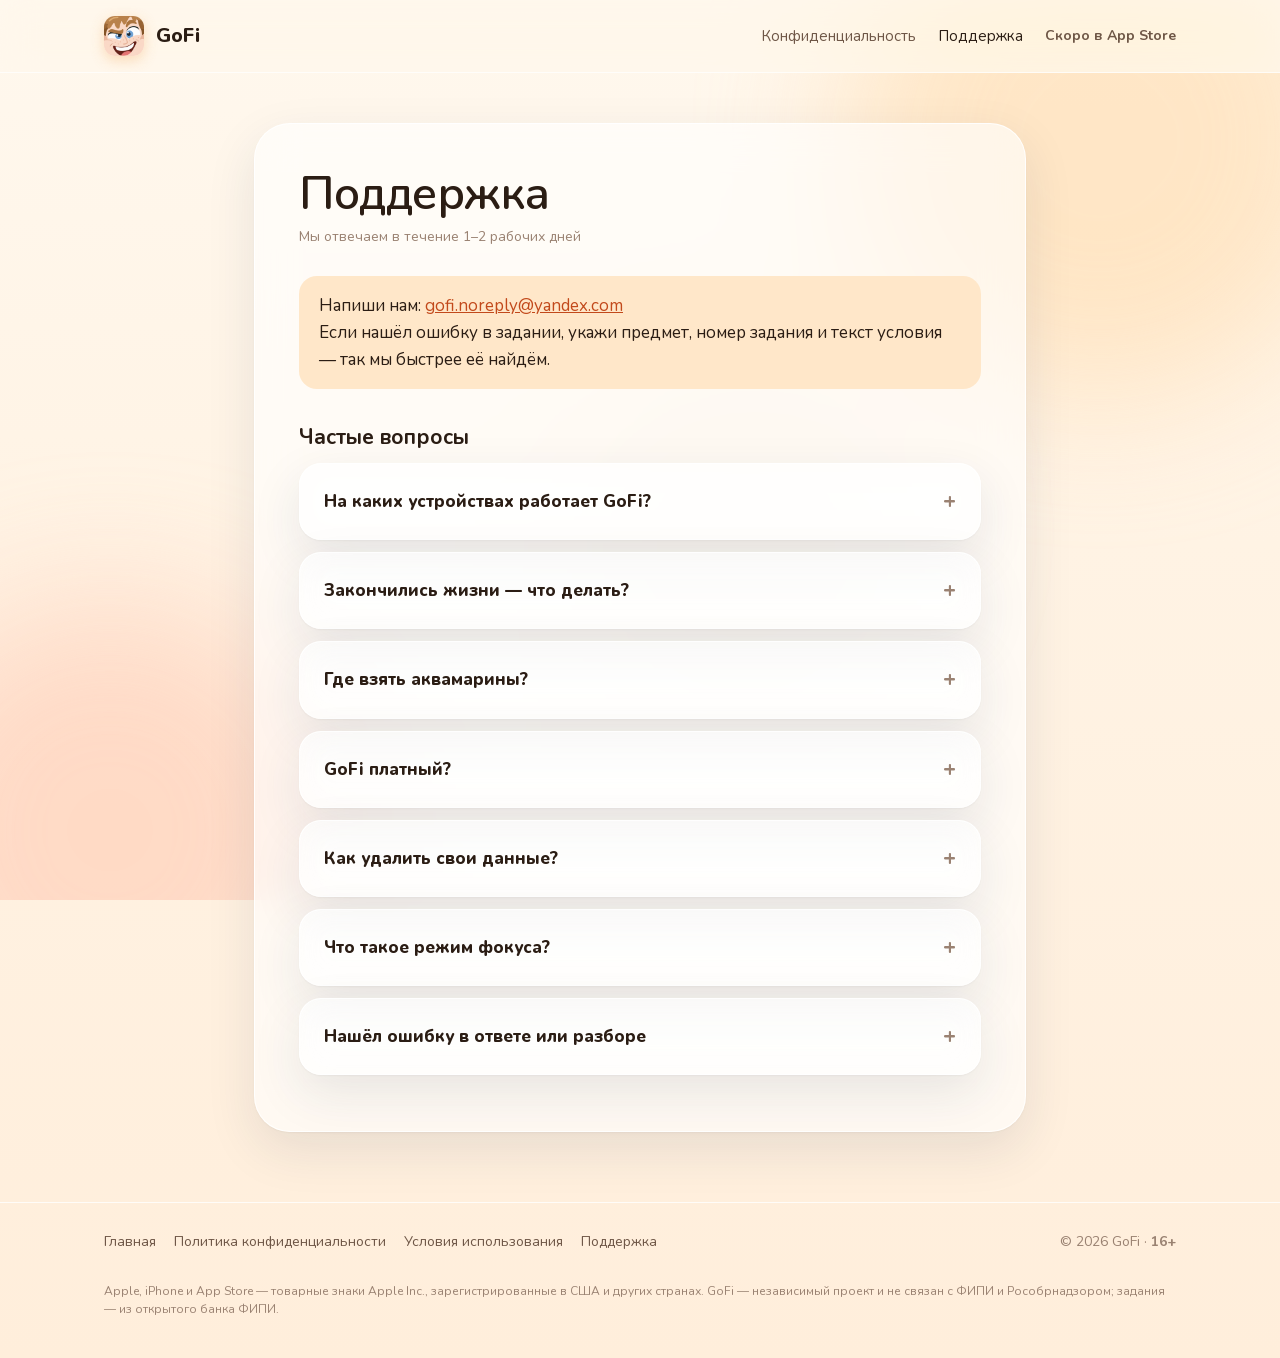
<file: support.html>
<!doctype html>
<html lang="ru">
<head>
  <meta charset="utf-8">
  <meta name="viewport" content="width=device-width, initial-scale=1">
  <title>Поддержка — GoFi</title>
  <meta name="description" content="Ответы на частые вопросы и связь с командой GoFi.">
  <link rel="icon" type="image/png" href="favicon.png">
  <link rel="stylesheet" href="fonts.css">
  <link rel="stylesheet" href="style.css">
</head>
<body>
  <div class="orbs" aria-hidden="true"><span></span><span></span><span></span></div>

  <header class="top">
    <div class="wrap">
      <a class="brand" href="./"><img src="icon.png" alt="">GoFi</a>
      <nav>
        <a class="link" href="privacy.html">Конфиденциальность</a>
        <a class="link" href="support.html" aria-current="page">Поддержка</a>
        <span class="soon">Скоро в App Store</span>
      </nav>
    </div>
  </header>

  <main class="doc">
    <div class="glass-card">
    <h1>Поддержка</h1>
    <p class="updated">Мы отвечаем в течение 1–2 рабочих дней</p>

    <div class="box">
      Напиши нам: <a href="mailto:gofi.noreply@yandex.com">gofi.noreply@yandex.com</a><br>
      Если нашёл ошибку в задании, укажи предмет, номер задания и текст условия — так мы быстрее её найдём.
    </div>

    <h2>Частые вопросы</h2>

    <details>
      <summary>На каких устройствах работает GoFi?</summary>
      <p>На iPhone с iOS 17 и новее.</p>
    </details>

    <details>
      <summary>Закончились жизни — что делать?</summary>
      <p>Жизней 15. Они сами восстанавливаются через 12 часов после первой потери. Можно восстановить их сразу за аквамарины или включить безлимит на час — тоже за аквамарины.</p>
    </details>

    <details>
      <summary>Где взять аквамарины?</summary>
      <p>Только в учёбе: за решённые задания, законченные уроки и сундуки. За деньги аквамарины не продаются.</p>
    </details>

    <details>
      <summary>GoFi платный?</summary>
      <p>Нет. Все задания и функции бесплатны, покупок за деньги в приложении нет.</p>
    </details>

    <details>
      <summary>Как удалить свои данные?</summary>
      <p>Профиль → Настройки → «Сбросить прогресс». Если нужно удалить все данные полностью, напиши нам на <a href="mailto:gofi.noreply@yandex.com">gofi.noreply@yandex.com</a>. Подробнее — в <a href="privacy.html">политике конфиденциальности</a>.</p>
    </details>

    <details>
      <summary>Что такое режим фокуса?</summary>
      <p>Ты сам выбираешь приложения, которые будут скрыты на время занятий. Снять ограничение можно одним нажатием. GoFi не видит, какие именно приложения ты выбрал.</p>
    </details>

    <details>
      <summary>Нашёл ошибку в ответе или разборе</summary>
      <p>Напиши на <a href="mailto:gofi.noreply@yandex.com">gofi.noreply@yandex.com</a>: предмет, номер задания и что не так. Спасибо — так GoFi становится лучше.</p>
    </details>
    </div>
  </main>

  <footer>
    <div class="wrap">
      <div><a href="./">Главная</a><a href="privacy.html">Политика конфиденциальности</a><a href="terms.html">Условия использования</a><a href="support.html">Поддержка</a></div>
      <div>© 2026 GoFi · <strong aria-label="Для пользователей от 16 лет">16+</strong></div>
      <p class="legal">Apple, iPhone и App Store — товарные знаки Apple Inc., зарегистрированные в США и других странах. GoFi — независимый проект и не связан с ФИПИ и Рособрнадзором; задания — из открытого банка ФИПИ.</p>
    </div>
  </footer>
</body>
</html>
</file>
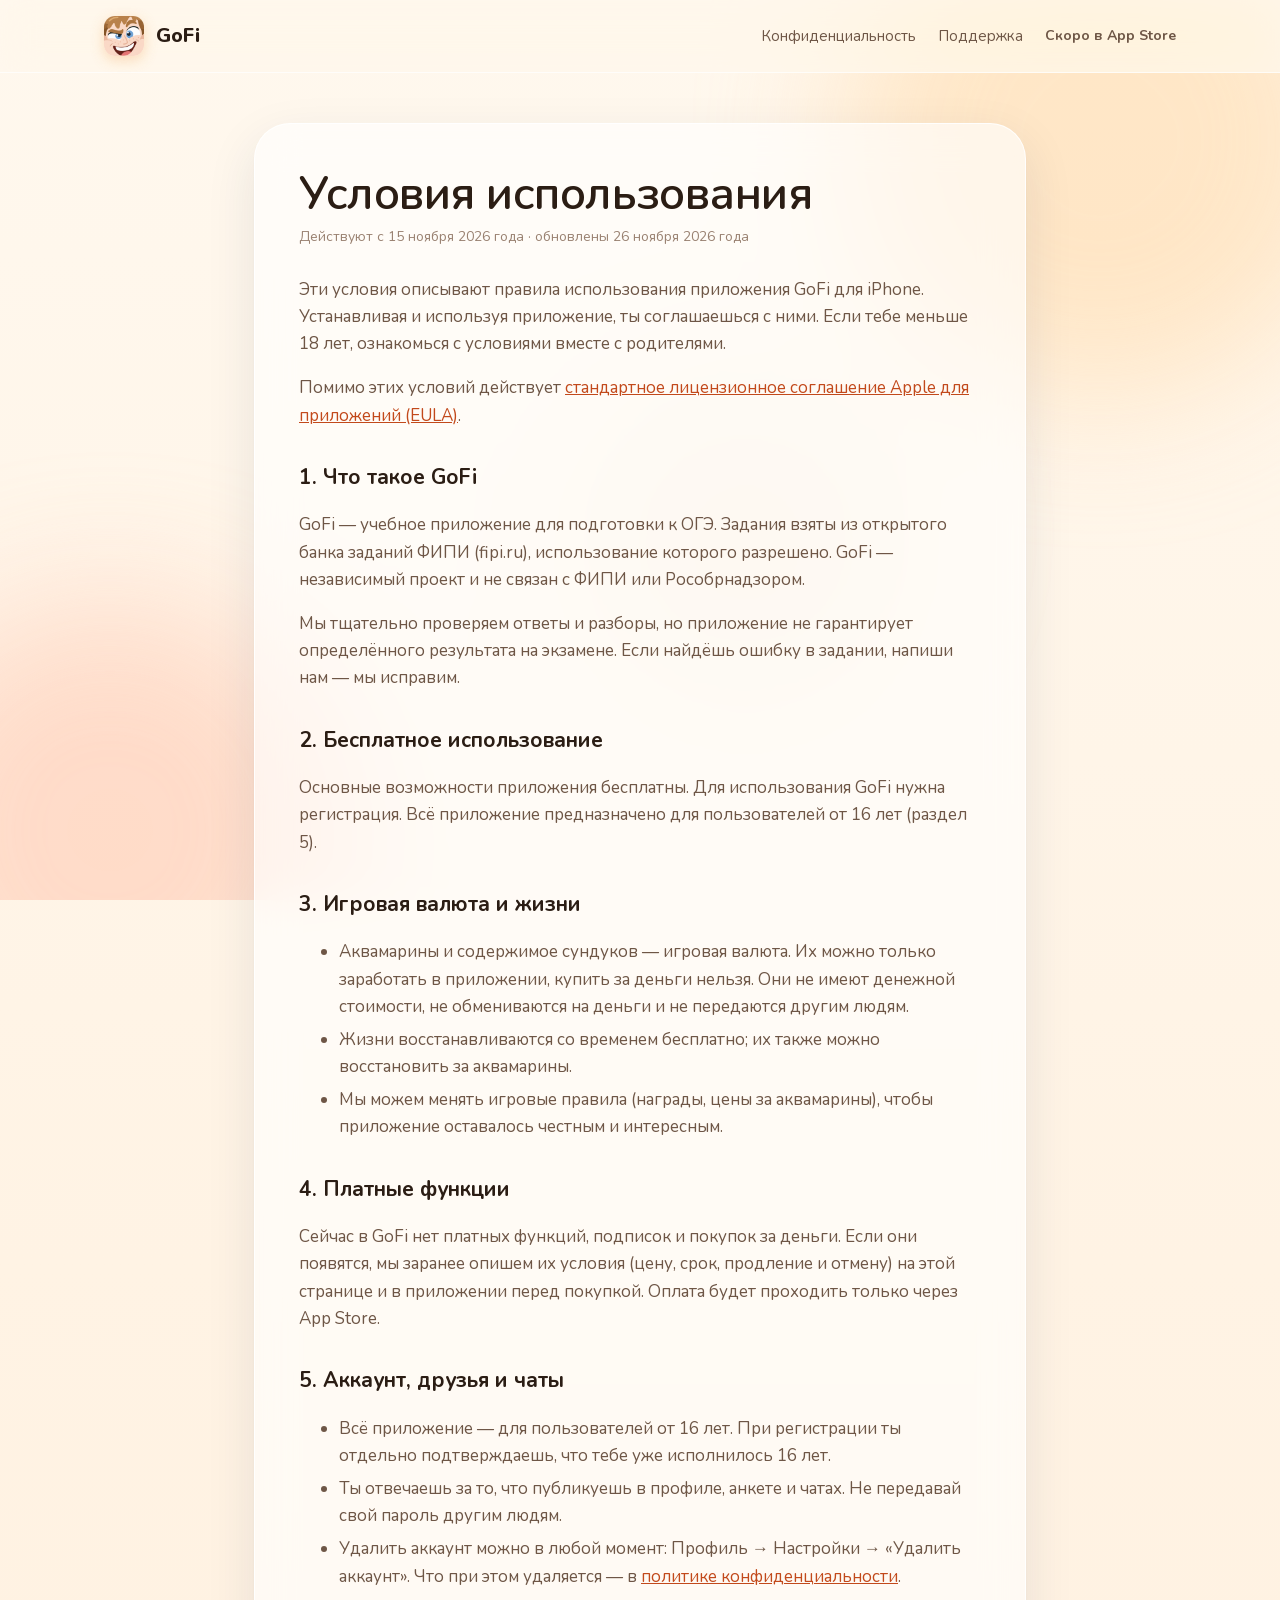
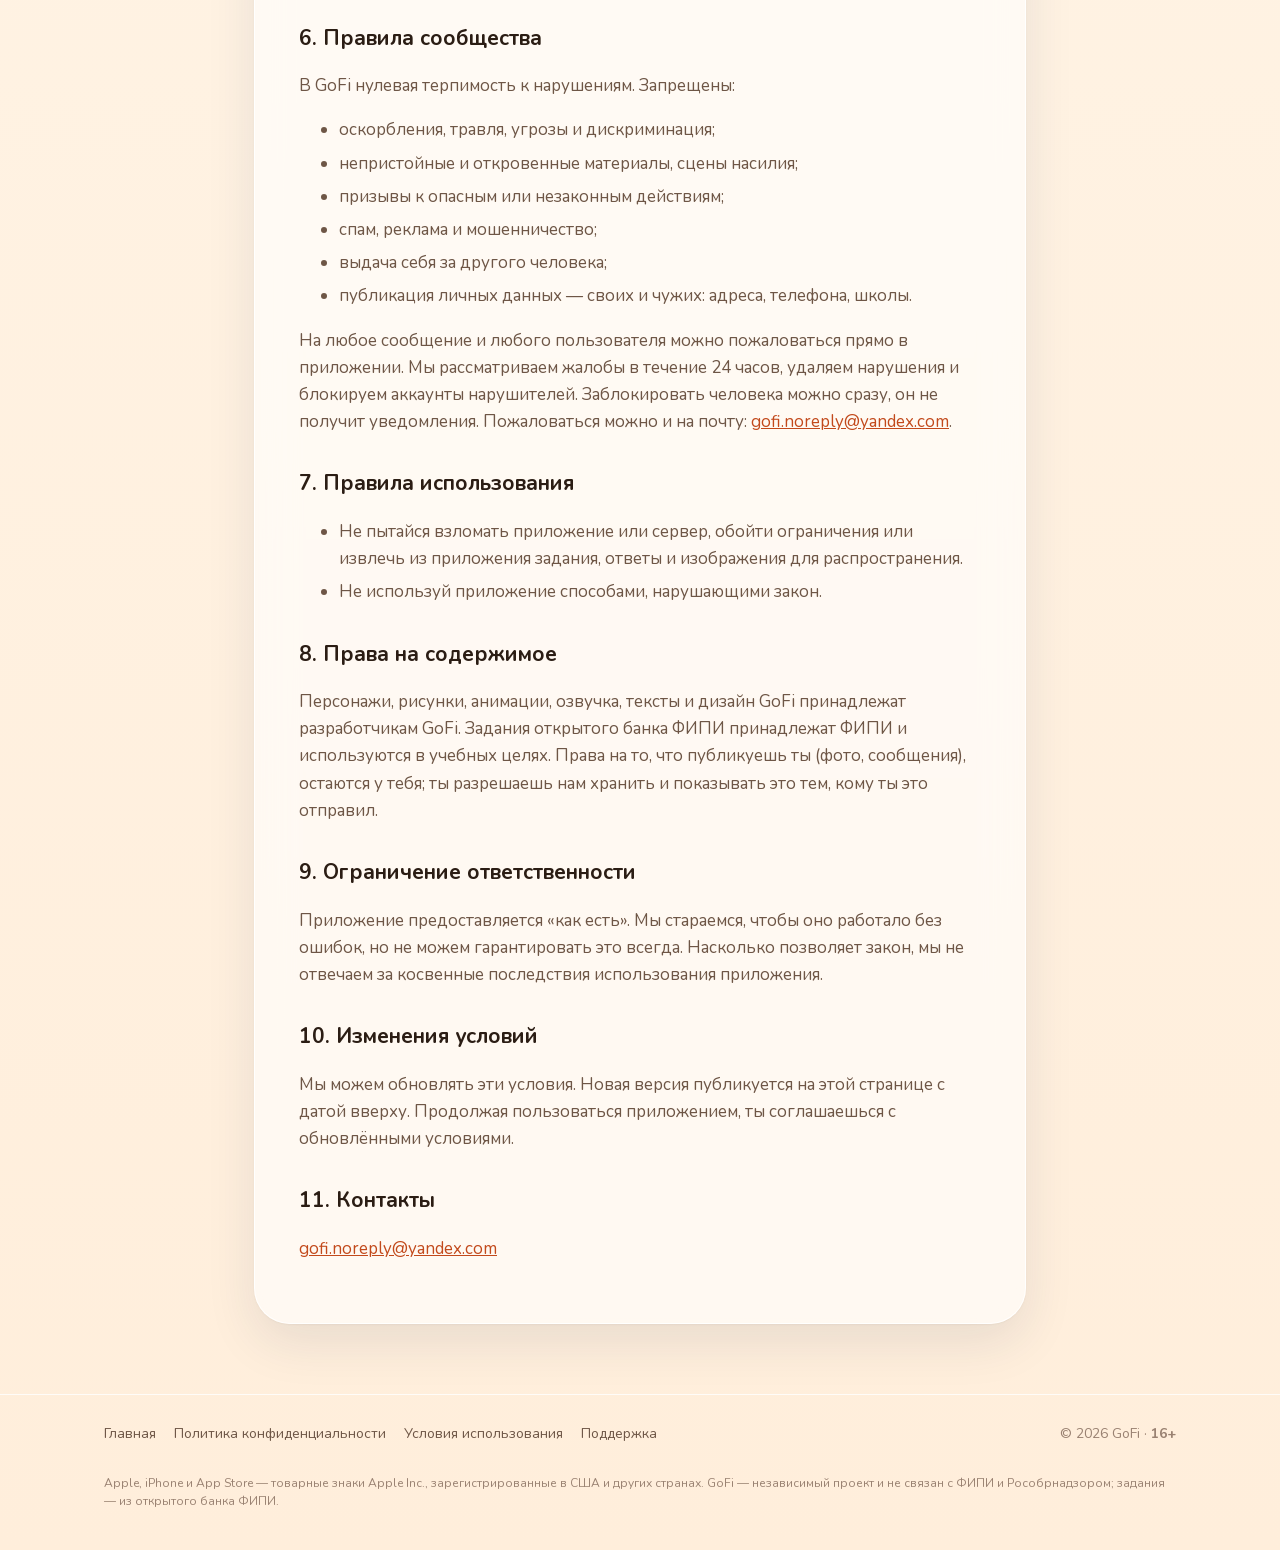
<file: terms.html>
<!doctype html>
<html lang="ru">
<head>
  <meta charset="utf-8">
  <meta name="viewport" content="width=device-width, initial-scale=1">
  <title>Условия использования — GoFi</title>
  <meta name="description" content="Условия использования приложения GoFi и правила сообщества.">
  <link rel="icon" type="image/png" href="favicon.png">
  <link rel="stylesheet" href="fonts.css">
  <link rel="stylesheet" href="style.css">
</head>
<body>
  <div class="orbs" aria-hidden="true"><span></span><span></span><span></span></div>

  <header class="top">
    <div class="wrap">
      <a class="brand" href="./"><img src="icon.png" alt="">GoFi</a>
      <nav>
        <a class="link" href="privacy.html">Конфиденциальность</a>
        <a class="link" href="support.html">Поддержка</a>
        <span class="soon">Скоро в App Store</span>
      </nav>
    </div>
  </header>

  <main class="doc">
    <div class="glass-card">
    <h1>Условия использования</h1>
    <p class="updated">Действуют с 15 ноября 2026 года · обновлены 26 ноября 2026 года</p>

    <p>Эти условия описывают правила использования приложения GoFi для iPhone. Устанавливая и используя приложение, ты соглашаешься с ними. Если тебе меньше 18 лет, ознакомься с условиями вместе с родителями.</p>
    <p>Помимо этих условий действует <a href="https://www.apple.com/legal/internet-services/itunes/dev/stdeula/" rel="noopener">стандартное лицензионное соглашение Apple для приложений (EULA)</a>.</p>

    <h2>1. Что такое GoFi</h2>
    <p>GoFi — учебное приложение для подготовки к ОГЭ. Задания взяты из открытого банка заданий ФИПИ (fipi.ru), использование которого разрешено. GoFi — независимый проект и не связан с ФИПИ или Рособрнадзором.</p>
    <p>Мы тщательно проверяем ответы и разборы, но приложение не гарантирует определённого результата на экзамене. Если найдёшь ошибку в задании, напиши нам — мы исправим.</p>

    <h2>2. Бесплатное использование</h2>
    <p>Основные возможности приложения бесплатны. Для использования GoFi нужна регистрация. Всё приложение предназначено для пользователей от 16 лет (раздел 5).</p>

    <h2>3. Игровая валюта и жизни</h2>
    <ul>
      <li>Аквамарины и содержимое сундуков — игровая валюта. Их можно только заработать в приложении, купить за деньги нельзя. Они не имеют денежной стоимости, не обмениваются на деньги и не передаются другим людям.</li>
      <li>Жизни восстанавливаются со временем бесплатно; их также можно восстановить за аквамарины.</li>
      <li>Мы можем менять игровые правила (награды, цены за аквамарины), чтобы приложение оставалось честным и интересным.</li>
    </ul>

    <h2>4. Платные функции</h2>
    <p>Сейчас в GoFi нет платных функций, подписок и покупок за деньги. Если они появятся, мы заранее опишем их условия (цену, срок, продление и отмену) на этой странице и в приложении перед покупкой. Оплата будет проходить только через App Store.</p>

    <h2>5. Аккаунт, друзья и чаты</h2>
    <ul>
      <li>Всё приложение — для пользователей от 16 лет. При регистрации ты отдельно подтверждаешь, что тебе уже исполнилось 16 лет.</li>
      <li>Ты отвечаешь за то, что публикуешь в профиле, анкете и чатах. Не передавай свой пароль другим людям.</li>
      <li>Удалить аккаунт можно в любой момент: Профиль → Настройки → «Удалить аккаунт». Что при этом удаляется — в <a href="privacy.html">политике конфиденциальности</a>.</li>
    </ul>

    <h2>6. Правила сообщества</h2>
    <p>В GoFi нулевая терпимость к нарушениям. Запрещены:</p>
    <ul>
      <li>оскорбления, травля, угрозы и дискриминация;</li>
      <li>непристойные и откровенные материалы, сцены насилия;</li>
      <li>призывы к опасным или незаконным действиям;</li>
      <li>спам, реклама и мошенничество;</li>
      <li>выдача себя за другого человека;</li>
      <li>публикация личных данных — своих и чужих: адреса, телефона, школы.</li>
    </ul>
    <p>На любое сообщение и любого пользователя можно пожаловаться прямо в приложении. Мы рассматриваем жалобы в течение 24 часов, удаляем нарушения и блокируем аккаунты нарушителей. Заблокировать человека можно сразу, он не получит уведомления. Пожаловаться можно и на почту: <a href="mailto:gofi.noreply@yandex.com">gofi.noreply@yandex.com</a>.</p>

    <h2>7. Правила использования</h2>
    <ul>
      <li>Не пытайся взломать приложение или сервер, обойти ограничения или извлечь из приложения задания, ответы и изображения для распространения.</li>
      <li>Не используй приложение способами, нарушающими закон.</li>
    </ul>

    <h2>8. Права на содержимое</h2>
    <p>Персонажи, рисунки, анимации, озвучка, тексты и дизайн GoFi принадлежат разработчикам GoFi. Задания открытого банка ФИПИ принадлежат ФИПИ и используются в учебных целях. Права на то, что публикуешь ты (фото, сообщения), остаются у тебя; ты разрешаешь нам хранить и показывать это тем, кому ты это отправил.</p>

    <h2>9. Ограничение ответственности</h2>
    <p>Приложение предоставляется «как есть». Мы стараемся, чтобы оно работало без ошибок, но не можем гарантировать это всегда. Насколько позволяет закон, мы не отвечаем за косвенные последствия использования приложения.</p>

    <h2>10. Изменения условий</h2>
    <p>Мы можем обновлять эти условия. Новая версия публикуется на этой странице с датой вверху. Продолжая пользоваться приложением, ты соглашаешься с обновлёнными условиями.</p>

    <h2>11. Контакты</h2>
    <p><a href="mailto:gofi.noreply@yandex.com">gofi.noreply@yandex.com</a></p>
    </div>
  </main>

  <footer>
    <div class="wrap">
      <div><a href="./">Главная</a><a href="privacy.html">Политика конфиденциальности</a><a href="terms.html">Условия использования</a><a href="support.html">Поддержка</a></div>
      <div>© 2026 GoFi · <strong aria-label="Для пользователей от 16 лет">16+</strong></div>
      <p class="legal">Apple, iPhone и App Store — товарные знаки Apple Inc., зарегистрированные в США и других странах. GoFi — независимый проект и не связан с ФИПИ и Рособрнадзором; задания — из открытого банка ФИПИ.</p>
    </div>
  </footer>
</body>
</html>
</file>
<file: fonts.css>
/* Nunito (SIL Open Font License 1.1), локальные копии — без запросов к Google. */
/* cyrillic-ext */
@font-face {
  font-family: 'Nunito';
  font-style: normal;
  font-weight: 400 800;
  font-display: swap;
  src: url(fonts/nunito-cyrillic-ext.woff2) format('woff2');
  unicode-range: U+0460-052F, U+1C80-1C8A, U+20B4, U+2DE0-2DFF, U+A640-A69F, U+FE2E-FE2F;
}
/* cyrillic */
@font-face {
  font-family: 'Nunito';
  font-style: normal;
  font-weight: 400 800;
  font-display: swap;
  src: url(fonts/nunito-cyrillic.woff2) format('woff2');
  unicode-range: U+0301, U+0400-045F, U+0490-0491, U+04B0-04B1, U+2116;
}
/* latin-ext */
@font-face {
  font-family: 'Nunito';
  font-style: normal;
  font-weight: 400 800;
  font-display: swap;
  src: url(fonts/nunito-latin-ext.woff2) format('woff2');
  unicode-range: U+0100-02BA, U+02BD-02C5, U+02C7-02CC, U+02CE-02D7, U+02DD-02FF, U+0304, U+0308, U+0329, U+1D00-1DBF, U+1E00-1E9F, U+1EF2-1EFF, U+2020, U+20A0-20AB, U+20AD-20C4, U+2113, U+2C60-2C7F, U+A720-A7FF;
}
/* latin */
@font-face {
  font-family: 'Nunito';
  font-style: normal;
  font-weight: 400 800;
  font-display: swap;
  src: url(fonts/nunito-latin.woff2) format('woff2');
  unicode-range: U+0000-00FF, U+0131, U+0152-0153, U+02BB-02BC, U+02C6, U+02DA, U+02DC, U+0304, U+0308, U+0329, U+2000-206F, U+20AC, U+2122, U+2191, U+2193, U+2212, U+2215, U+FEFF, U+FFFD;
}
</file>
<file: home.css>
/* GoFi: значения палитры из Ink в App/GoFi/Theme.swift (светлая пара + ночной раздел). */
@font-face {
  font-family:GoFi;
  src:url(fonts/MPLUSRounded1c-ExtraBold.ttf) format('truetype');
  font-weight:800;
  font-display:swap}

:root {
  --bg:#fff;
  --ink:#111a27;
  --muted:#46536a;
  --mint:#9edec7;
  --mint-rim:#77c9ae;
  --green:#23725f;
  --soft:#f8fafc;
  --line:#dce5f0;
  --night:#0e0e10;
  --purple:#b48cff;
  --gold:#ffe27a;
  --ease:cubic-bezier(.23,1,.32,1)}

* {
  box-sizing:border-box}
html {
  scroll-behavior:smooth;
  scroll-padding-top:100px}
body {
  margin:0;
  color:var(--ink);
  background:var(--bg);
  font:18px/1.6 Nunito,system-ui,sans-serif}
button,a {
  -webkit-tap-highlight-color:transparent}
button {
  font:inherit}
a {
  color:inherit}
img {
  display:block;
  max-width:100%;
  height:auto}
svg {
  display:block;
  width:100%;
  height:100%}
h1,h2,h3,p {
  margin:0}
h1,h2,h3 {
  font-family:GoFi,Nunito,sans-serif;
  font-weight:800;
  line-height:1.17;
  letter-spacing:-.04em}
h1 {
  font-size:clamp(37px,4.2vw,60px)}
h2 {
  font-size:clamp(32px,3.7vw,48px);
  color:var(--green)}
h3 {
  font-size:25px}
p {
  color:var(--muted)}
.wrap {
  width:min(1120px,calc(100% - 48px));
  margin:auto}
.eyebrow {
  text-transform:uppercase;
  letter-spacing:.14em;
  font-size:12px;
  font-weight:800;
  color:var(--green);
  margin-bottom:20px}
.btn {
  display:inline-flex;
  align-items:center;
  justify-content:center;
  gap:16px;
  min-height:54px;
  padding:14px 24px;
  border:2px solid transparent;
  border-radius:15px;
  background:var(--mint);
  box-shadow:0 5px 0 var(--mint-rim);
  color:#0d2d24;
  font-size:14px;
  font-weight:800;
  letter-spacing:.045em;
  text-transform:uppercase;
  text-decoration:none;
  cursor:pointer;
  transition:transform .15s var(--ease),box-shadow .15s var(--ease),background .15s}
.btn:hover {
  background:#afe5d2;
  transform:translateY(-2px)}
.btn:active {
  transform:translateY(4px);
  box-shadow:0 1px 0 var(--mint-rim)}
.btn.outline {
  background:var(--bg);
  border-color:var(--line);
  box-shadow:0 4px 0 var(--line);
  color:var(--green)}
.btn.small {
  min-height:42px;
  padding:9px 20px;
  font-size:12px}
.text-link {
  display:inline-block;
  margin-top:24px;
  border:0;
  background:none;
  padding:0;
  color:var(--green);
  font-size:15px;
  font-weight:800;
  text-decoration:none;
  cursor:pointer}
.text-link:hover {
  text-decoration:underline}
a:focus-visible,button:focus-visible,summary:focus-visible {
  outline:3px solid var(--green);
  outline-offset:6px}
.skip {
  position:fixed;
  top:12px;
  left:12px;
  z-index:100;
  background:var(--bg);
  padding:12px;
  transform:translateY(-160%)}
.skip:focus {
  transform:none}
.top {
  position:sticky;
  top:0;
  z-index:30;
  background:rgba(255,255,255,.96);
  border-bottom:1px solid transparent;
  transition:border-color .2s}
.top.scrolled {
  border-color:var(--line)}
.nav-wrap {
  height:86px;
  display:flex;
  justify-content:space-between;
  align-items:center}
.brand {
  display:inline-flex;
  align-items:center;
  font:800 40px/1 GoFi,Nunito,sans-serif;
  letter-spacing:-.07em;
  color:var(--green);
  text-decoration:none}
.brand span {
  color:var(--green)}
.brand i {
  font-style:normal;
  font-size:24px;
  margin-left:8px;
  color:var(--mint-rim)}
nav {
  display:flex;
  gap:30px;
  align-items:center}
nav a {
  font-size:14px;
  font-weight:800;
  text-decoration:none;
  color:var(--muted)}
nav a:hover {
  color:var(--green)}
.hero {
  min-height:650px;
  display:grid;
  grid-template-columns:1.05fr 1fr;
  gap:48px;
  align-items:center;
  padding:40px 0 70px}
.hero-copy {
  position:relative;
  z-index:2}
.hero-copy h1 em {
  font-style:normal;
  color:var(--green);
  position:relative}
.hero-copy .lead {
  font-size:19px;
  margin:24px 0 28px;
  max-width:460px}
.hero-actions {
  display:grid;
  gap:15px;
  max-width:350px}
.release-note {
  font-size:13px;
  margin-top:24px;
  color:var(--muted)}
.hero-art {
  height:500px;
  position:relative;
  isolation:isolate}
.orbit {
  position:absolute;
  width:94%;
  aspect-ratio:1;
  left:3%;
  top:5%;
  border:2px dashed var(--line);
  border-radius:50%;
  transform:rotate(-20deg)}
.orbit.inner {
  width:75%;
  left:12%;
  top:14%;
  border:none;
  background:#eef1f6}
.hero-friend {
  position:absolute;
  bottom:35px;
  transform-origin:50% 90%}
.hero-friend.center {
  width:53%;
  left:24%;
  z-index:4;
  animation:float 5s ease-in-out infinite}
.hero-friend.left {
  width:43%;
  left:-3%;
  bottom:55px;
  transform:rotate(-13deg);
  z-index:2}
.hero-friend.right {
  width:43%;
  right:-3%;
  bottom:65px;
  transform:rotate(12deg);
  z-index:2}
.character {
  object-fit:contain}
.hero-friend .character {
  width:100%}
.float {
  position:absolute;
  z-index:5;
  animation:float 4s ease-in-out infinite}
.tile {
  display:grid;
  place-items:center;
  width:65px;
  height:65px;
  border-radius:18px;
  font:800 28px GoFi;
  box-shadow:0 6px 0 var(--mint-rim);
  background:var(--mint);
  color:var(--green)}
.t1 {
  left:0;
  top:70px;
  rotate:-15deg}
.t2 {
  right:1%;
  top:35px;
  background:var(--gold);
  box-shadow:0 6px 0 #f2b93b;
  rotate:15deg;
  animation-delay:-1s}
.t3 {
  right:3%;
  bottom:24px;
  background:var(--purple);
  box-shadow:0 6px 0 #8e63f0;
  rotate:-8deg;
  animation-delay:-2s}
.gem {
  width:40px;
  height:50px;
  left:5%;
  bottom:45px;
  rotate:15deg;
  animation-delay:-3s}
.bubble {
  position:absolute;
  top:0;
  left:15%;
  background:var(--bg);
  border:2px solid var(--line);
  border-radius:18px;
  padding:12px 18px;
  font-size:16px;
  font-weight:800;
  transform:rotate(-6deg);
  z-index:6;
  box-shadow:0 4px 0 var(--line)}
.bubble span {
  color:var(--green)}
.mini-win {
  position:absolute;
  bottom:1px;
  left:20%;
  z-index:6;
  border:2px solid var(--line);
  border-radius:14px;
  background:var(--bg);
  padding:9px 14px;
  box-shadow:0 4px 0 var(--line);
  font-size:13px;
  font-weight:800;
  rotate:-4deg}
.mini-win span {
  color:var(--green);
  margin-right:8px}
.facts {
  border-block:2px solid var(--line);
  padding:26px 0}
.facts .wrap {
  display:flex;
  justify-content:space-around;
  gap:20px}
.facts span {
  font-size:14px;
  color:var(--muted)}
.facts b {
  font-size:22px;
  color:var(--green);
  margin-right:10px}
.section {
  padding-top:110px;
  padding-bottom:110px}
.split {
  display:grid;
  grid-template-columns:1fr 1fr;
  gap:80px;
  align-items:center}
.copy>p:not(.eyebrow) {
  margin-top:24px;
  max-width:450px}
.practice-art {
  position:relative;
  min-height:390px;
  display:flex;
  align-items:center;
  padding:20px 30px 70px 0}
.lesson-card {
  width:100%;
  padding:26px;
  border:2px solid var(--line);
  border-radius:24px;
  background:var(--bg);
  box-shadow:0 7px 0 var(--line);
  transform:rotate(-5deg)}
.lesson-head {
  display:flex;
  justify-content:space-between;
  align-items:center;
  color:var(--green);
  font-size:14px;
  font-weight:800}
.lesson-head b {
  background:var(--soft);
  padding:4px 10px;
  border-radius:10px}
.progress,.demo-progress {
  height:10px;
  border-radius:10px;
  background:var(--line);
  margin:20px 0 28px;
  overflow:hidden}
.progress i,.demo-progress i {
  display:block;
  height:100%;
  width:65%;
  border-radius:inherit;
  background:var(--mint);
  transition:width .4s}
.lesson-card p {
  font-size:13px}
.equation {
  font:800 34px GoFi;
  margin:20px 0}
.answer-tiles {
  display:flex;
  gap:10px}
.answer-tiles span {
  display:grid;
  place-items:center;
  width:45px;
  height:48px;
  background:var(--soft);
  border:2px solid var(--line);
  box-shadow:0 3px var(--line);
  border-radius:10px;
  font-weight:800}
.answer-tiles .mint {
  background:var(--mint);
  border-color:var(--mint-rim)}
.answer-tiles .check {
  border:0;
  background:none;
  box-shadow:none;
  color:var(--green)}
.lesson-caption {
  font-size:11px;
  color:var(--muted);
  margin-top:22px}
.lesson-teacher {
  position:absolute;
  right:-35px;
  bottom:-10px;
  width:170px;
  rotate:6deg}
.art-star {
  position:absolute;
  width:54px;
  height:54px;
  right:0;
  top:5px;
  rotate:15deg}
.team-section {
  background:var(--soft);
  border-block:2px solid var(--line);
  padding:85px 0}
.section-heading {
  text-align:center}
.section-heading p:last-child {
  margin-top:22px}
.team-layout {
  display:grid;
  grid-template-columns:1fr 1.15fr;
  gap:80px;
  align-items:center;
  margin-top:40px}
.teacher-stage {
  position:relative;
  text-align:center;
  min-width:0}
.teacher-halo {
  position:absolute;
  top:40px;
  left:50%;
  translate:-50%;
  width:300px;
  max-width:90%;
  aspect-ratio:1;
  border-radius:50%;
  background:#dce5f0}
.teacher-stage>.character {
  position:relative;
  height:330px;
  width:220px;
  margin:auto;
  transition:transform .3s}
.teacher-stage:hover>.character {
  transform:rotate(-3deg) translateY(-5px)}
.teacher-caption {
  position:relative;
  margin-top:16px;
  min-height:100px}
.teacher-caption p {
  font-size:15px;
  margin-top:10px}
.picker-label {
  font-size:13px;
  font-weight:800;
  margin-bottom:15px}
.subject-grid {
  display:grid;
  grid-template-columns:1fr 1fr;
  gap:12px}
.subject {
  display:flex;
  gap:10px;
  align-items:center;
  min-height:58px;
  text-align:left;
  border:2px solid var(--line);
  border-radius:14px;
  box-shadow:0 3px var(--line);
  background:var(--bg);
  padding:12px;
  font-size:13px;
  font-weight:800;
  color:var(--muted);
  cursor:pointer;
  transition:transform .15s,border-color .15s}
.subject span {
  font-size:20px;
  color:var(--green);
  min-width:30px;
  text-align:center}
.subject:hover {
  transform:translateY(-3px)}
.subject[aria-pressed=true] {
  border-color:var(--mint-rim);
  background:var(--mint);
  box-shadow:0 3px var(--mint-rim);
  color:var(--ink)}
.demo-section {
  position:relative}
.fine {
  font-size:13px}
.demo-bait {
  height:160px;
  margin-top:24px;
  transform:rotate(-8deg)}
.demo-card {
  position:relative;
  padding:28px;
  border:2px solid var(--line);
  border-radius:24px;
  box-shadow:0 7px var(--line);
  background:var(--bg)}
.demo-top {
  display:flex;
  justify-content:space-between;
  font-size:13px;
  font-weight:800;
  color:var(--green)}
.demo-progress i {
  width:15%}
.demo-card>p {
  font-size:15px}
.demo-equation {
  font:800 clamp(28px,3vw,38px) GoFi;
  margin:28px 0 32px;
  white-space:nowrap}
.demo-equation span {
  color:var(--green)}
.demo-options {
  display:grid;
  grid-template-columns:repeat(4,1fr);
  gap:12px}
.demo-options button {
  min-height:58px;
  border:2px solid var(--line);
  border-radius:13px;
  box-shadow:0 4px var(--line);
  background:var(--bg);
  font-weight:800;
  font-size:23px;
  color:var(--ink);
  cursor:pointer;
  transition:transform .15s}
.demo-options button:hover:not(:disabled) {
  transform:translateY(-3px);
  border-color:var(--mint-rim)}
.demo-options button:active {
  transform:translateY(3px)}
.demo-options button.wrong {
  background:#dce5f0}
.demo-options button.correct {
  background:var(--mint);
  border-color:var(--mint-rim);
  box-shadow:0 4px var(--mint-rim)}
.demo-options button:disabled {
  cursor:default}
.demo-feedback {
  font-size:14px;
  color:var(--muted);
  min-height:78px;
  margin-top:26px}
.demo-card.solved .demo-progress i {
  width:100%}
.demo-card.solved .demo-feedback {
  color:var(--green);
  font-weight:800}
.reset {
  margin-top:0}
.rewards {
  background:var(--night);
  color:#ededef;
  padding:80px 0;
  overflow:hidden}
.rewards h2 {
  color:#afe5d2}
.rewards p {
  color:#a8a8ae}
.rewards .eyebrow {
  color:var(--purple)}
.reward-art {
  height:400px;
  position:relative;
  display:flex;
  justify-content:center;
  align-items:center}
.reward-ring {
  position:absolute;
  width:340px;
  max-width:100%;
  aspect-ratio:1;
  border:2px dashed var(--purple);
  border-radius:50%;
  opacity:.3;
  rotate:20deg}
.chest {
  position:relative;
  width:300px;
  height:300px;
  object-fit:contain;
  rotate:-10deg;
  animation:float 5s ease-in-out infinite}
.reward-gem {
  position:absolute;
  width:55px;
  height:65px;
  animation:float 4s ease-in-out infinite}
.g1 {
  top:0;
  right:10%;
  rotate:20deg}
.g2 {
  bottom:25px;
  left:4%;
  rotate:-15deg;
  animation-delay:-2s}
.reward-label {
  position:absolute;
  bottom:15px;
  right:5%;
  padding:8px 18px;
  border:2px solid var(--purple);
  color:var(--purple);
  border-radius:14px;
  font-size:14px;
  font-weight:800;
  rotate:-5deg}
.phone-scene {
  position:relative;
  height:530px;
  display:grid;
  place-items:center}
.phone-orbit {
  position:absolute;
  width:100%;
  aspect-ratio:1;
  border-radius:50%;
  background:var(--mint)}
.phone {
  position:relative;
  width:220px;
  padding:8px;
  background:#1c1c1f;
  border-radius:36px;
  box-shadow:10px 20px 0 #77c9ae;
  rotate:8deg}
.phone img {
  border-radius:28px;
  width:100%;
  height:auto}
.phone-tea {
  position:absolute;
  bottom:0;
  left:-10px;
  width:180px;
  rotate:-8deg}
.phone-label {
  position:absolute;
  right:0;
  bottom:24px;
  background:var(--bg);
  border:2px solid var(--line);
  border-radius:12px;
  padding:10px 14px;
  box-shadow:0 4px var(--line);
  font-size:14px;
  font-weight:800;
  rotate:-8deg}
.faq-section {
  padding:20px 0 100px;
  max-width:790px}
.faq-section h2 {
  text-align:center;
  margin-bottom:40px}
.faq details {
  border-bottom:2px solid var(--line)}
.faq summary {
  list-style:none;
  padding:24px 40px 24px 0;
  position:relative;
  font-size:18px;
  font-weight:800;
  cursor:pointer}
.faq summary::-webkit-details-marker {
  display:none}
.faq summary:after {
  content:'+';
  position:absolute;
  right:6px;
  top:17px;
  font-size:28px;
  color:var(--green)}
.faq details[open] summary:after {
  content:'−'}
.faq details p {
  padding:0 30px 24px 0;
  font-size:16px}
.final {
  background:var(--mint);
  text-align:center;
  padding-top:75px;
  overflow:hidden}
.final h2 {
  font-size:clamp(40px,5vw,64px);
  color:#0d2d24}
.final p:not(.eyebrow) {
  margin:24px 0;
  color:var(--green)}
.final .btn {
  background:var(--bg);
  box-shadow:0 5px var(--mint-rim)}
.lineup {
  display:flex;
  align-items:end;
  justify-content:center;
  margin-top:40px;
  height:250px}
.lineup img {
  width:150px;
  flex:0 0 150px;
  margin:0 -15px}
.lineup img:nth-child(2n) {
  width:130px;
  flex-basis:130px}
.lineup img:nth-child(4) {
  width:180px;
  flex-basis:180px;
  z-index:2}
footer {
  padding:45px 0;
  background:var(--soft)}
.footer-grid {
  display:flex;
  gap:30px;
  align-items:center;
  flex-wrap:wrap;
  justify-content:space-between}
footer nav {
  gap:24px}
footer nav a {
  font-size:13px}
footer small {
  width:100%;
  font-size:12px;
  color:var(--muted)}
.confetti {
  position:absolute;
  pointer-events:none;
  z-index:10;
  width:9px;
  height:14px;
  border-radius:3px;
  left:50%;
  top:45%;
  background:var(--mint);
  animation:confetti .9s ease-out forwards}
.confetti:nth-child(3n) {
  background:var(--purple)}
.confetti:nth-child(3n + 1) {
  background:var(--gold)}
[hidden] {
  display:none!important}

@keyframes float {
  0%,100% {
  transform:translateY(0)}
50% {
  transform:translateY(-12px)}
}
@keyframes confetti {
  from {
  transform:translate(0,0) rotate(0);
  opacity:1}
to {
  transform:translate(var(--x),var(--y)) rotate(var(--spin));
  opacity:0}
}
@keyframes enter {
  from {
  opacity:.35;
  transform:translateY(22px)}
to {
  opacity:1;
  transform:none}
}
.reveal.in {
  animation:enter .65s var(--ease) both}

@media(min-width:1500px) {
  .hero {
  min-height:720px}
}

@media(max-width:1000px) {
  .split,.team-layout {
  gap:40px}
.hero {
  gap:20px}
.hero-art {
  height:420px}
.hero-friend {
  bottom:35px}
.hero-friend.center {
  width:59%;
  left:20%}
.bubble {
  left:5%;
  font-size:13px}
.tile {
  width:52px;
  height:52px;
  font-size:23px}
.hero h1 {
  font-size:42px}
.subject {
  font-size:12px;
  padding:10px;
  gap:5px}
}

@media(max-width:760px) {
  .wrap {
  width:calc(100% - 40px)}
.nav-wrap {
  height:70px}
.brand {
  font-size:33px}
nav {
  gap:15px}
.top nav>a:not(.btn) {
  display:none}
.hero {
  grid-template-columns:1fr;
  gap:20px;
  padding:30px 0 55px;
  min-height:0}
.hero-art {
  width:min(410px,100%);
  height:370px;
  margin:auto}
.hero-copy {
  text-align:center}
.hero h1 {
  font-size:clamp(36px,7vw,48px)}
.hero-copy .lead {
  max-width:460px;
  margin:22px auto 26px;
  font-size:17px}
.hero-actions {
  margin:auto;
  width:100%}
.hero-copy .eyebrow {
  font-size:10px;
  margin-bottom:14px}
.release-note {
  font-size:12px}
.hero-friend.center {
  width:49%;
  left:26%}
.hero-friend.left,.hero-friend.right {
  width:35%}
.hero-friend.left {
  left:2%}
.hero-friend.right {
  right:2%}
.orbit {
  width:82%;
  left:9%;
  top:0}
.orbit.inner {
  width:70%;
  left:15%;
  top:8%}
.bubble {
  left:14%;
  top:-5px}
.t1 {
  left:3%;
  top:60px}
.t2 {
  right:4%;
  top:25px}
.t3 {
  right:5%;
  bottom:22px}
.mini-win {
  left:18%;
  font-size:11px}
.facts {
  padding:22px 0}
.facts .wrap {
  gap:8px;
  justify-content:space-between}
.facts span {
  font-size:10px;
  text-align:center;
  flex:1}
.facts b {
  display:block;
  font-size:20px;
  margin:0 0 4px}
.section {
  padding-top:65px;
  padding-bottom:65px}
.split {
  grid-template-columns:1fr;
  gap:40px}
.copy h2 {
  font-size:36px}
.copy {
  text-align:center}
.copy>p:not(.eyebrow) {
  margin:22px auto 0}
.practice-art {
  max-width:420px;
  width:100%;
  margin:auto;
  padding-right:30px;
  min-height:350px}
.lesson-teacher {
  right:-10px;
  width:145px}
.team-section {
  padding:65px 0}
.team-layout {
  grid-template-columns:1fr;
  gap:20px;
  margin-top:20px}
.teacher-stage>.character {
  height:270px;
  width:175px}
.teacher-halo {
  width:235px}
.teacher-caption {
  min-height:80px}
.subject-grid {
  max-width:480px;
  margin:auto;
  gap:11px}
.subject {
  font-size:12px;
  min-height:56px}
.picker-label {
  text-align:center}
.demo-bait {
  display:none}
.demo-card {
  max-width:460px;
  width:100%;
  margin:auto;
  padding:24px}
.demo-equation {
  font-size:34px}
.demo-options {
  gap:10px}
.demo-options button {
  font-size:22px}
.rewards {
  padding:55px 0}
.rewards .split {
  gap:24px}
.reward-art {
  height:320px;
  order:2}
.chest {
  width:250px;
  height:250px}
.reward-ring {
  width:270px}
.reward-label {
  bottom:0}
.phone-scene {
  height:490px;
  max-width:420px;
  width:100%;
  margin:auto}
.phone {
  width:205px}
.phone-tea {
  width:150px;
  left:0}
.phone-label {
  right:0;
  font-size:12px}
.faq-section {
  padding:20px 0 60px}
.faq-section h2 {
  font-size:30px}
.faq summary {
  font-size:16px}
.final {
  padding-top:60px}
.lineup {
  height:195px;
  margin-top:30px}
.lineup img {
  width:110px;
  flex-basis:110px;
  margin:0 -15px}
.lineup img:nth-child(2n) {
  width:90px;
  flex-basis:90px}
.lineup img:nth-child(4) {
  width:130px;
  flex-basis:130px}
.lineup img:first-child,.lineup img:last-child {
  display:none}
footer {
  padding:35px 0}
footer nav {
  align-items:start;
  flex-direction:column;
  gap:10px}
.footer-grid {
  align-items:start}
}

@media(prefers-reduced-motion:reduce) {
  html {
  scroll-behavior:auto}
*,*:before,*:after {
  animation:none!important;
  transition:none!important}
}

/* Rotated decorative art must not widen the mobile document. */
main { overflow-x: clip; }

/* The wrapper owns layout, the Rive canvas owns all character movement. */
.rive-character {
  display:block;
  position:relative;
  aspect-ratio:360 / 580;
  padding:0;
  border:0;
  background:transparent;
  color:inherit;
  cursor:pointer;
  isolation:isolate;
  flex-shrink:0;
}
.rive-character canvas,.rive-character .character-poster {
  position:absolute;
  inset:0;
  width:100%;
  height:100%;
  object-fit:contain;
  object-position:bottom;
  pointer-events:none;
}
.rive-character canvas {opacity:0;transition:opacity .25s;}
.rive-character.live canvas {opacity:1;}
.rive-character.live .character-poster {opacity:0;}
.hero-friend .rive-character {width:100%;}
.hero-friend.center {animation:none;}
.teacher-stage>.rive-character {height:360px;width:240px;margin:auto;}
.rive-character.lesson-teacher {position:absolute;}
.rive-character.demo-bait {height:230px;width:210px;margin:16px 0 0;transform:none;}
.rive-character.phone-tea {position:absolute;width:240px;left:-50px;bottom:0;rotate:0deg;}
.lineup .rive-character {width:150px;flex:0 0 150px;margin:0 -15px;}
.lineup .rive-character:nth-child(2n) {width:130px;flex-basis:130px;}
.lineup .rive-character:nth-child(4) {width:180px;flex-basis:180px;z-index:2;}
.lineup .character-poster {margin:0;width:100%;}
@media(max-width:760px) {
  .teacher-stage>.rive-character {height:300px;width:210px;}
  .rive-character.demo-bait {display:block;height:190px;width:210px;margin:15px auto -24px;}
  .rive-character.phone-tea {width:200px;left:-20px;}
  .lineup .rive-character {width:110px;flex-basis:110px;}
  .lineup .rive-character:nth-child(2n) {width:90px;flex-basis:90px;}
  .lineup .rive-character:nth-child(4) {width:130px;flex-basis:130px;}
  .lineup .rive-character:first-child,.lineup .rive-character:last-child {display:none;}
  .lineup .character-poster:first-child,.lineup .character-poster:last-child {display:block;}
}
@media(prefers-reduced-motion:reduce) {
  .rive-character {cursor:default;}
}

/* Loading is a gentle breathing pose, not a frozen cutout. */
.rive-character:not(.live) .character-poster {animation:poster-breathe 2.8s ease-in-out infinite;transform-origin:50% 95%;}
.rive-character canvas,.rive-character .character-poster {transition:opacity .18s linear;}
@keyframes poster-breathe {0%,100%{transform:translateY(0) rotate(-.4deg)}50%{transform:translateY(-3px) rotate(.4deg)}}
@media(prefers-reduced-motion:reduce){.rive-character:not(.live) .character-poster{animation:none}}
</file>
<file: scenes.css>
/* Flat, drawn GoFi scenes. UI colours reuse the Ink-derived tokens in home.css. */
.animated-scene {position:relative;isolation:isolate;}
.scene-sticker {position:absolute;z-index:4;padding:12px 18px;border:2px solid var(--line);border-radius:17px;background:var(--bg);box-shadow:0 5px 0 var(--line);color:var(--green);font-size:16px;font-weight:900;line-height:1.3;}
.phone-scene {height:570px;display:block;}
.device-halo {position:absolute;inset:65px 0 50px;border-radius:48% 52% 61% 39%;background:var(--soft);transform:rotate(-12deg);}
.device {position:absolute;width:230px;}
.front-device {z-index:2;left:43%;top:60px;transform:rotate(12deg);}
.back-device {left:6%;top:18px;transform:rotate(-14deg);}
.device-shell {padding:24px 9px 15px;border:3px solid var(--green);border-radius:35px;background:var(--mint);box-shadow:8px 10px 0 var(--mint-rim);position:relative;}
.back-device .device-shell {background:var(--gold);border-color:var(--ink);box-shadow:8px 10px 0 var(--purple);}
.speaker {position:absolute;top:9px;left:40%;width:20%;height:5px;border-radius:5px;background:var(--green);opacity:.65;}
.device-home {height:5px;width:28%;background:var(--green);opacity:.65;border-radius:5px;margin:10px auto 0;}
.drawn-screen {height:387px;overflow:hidden;border:2px solid var(--green);border-radius:19px;background:var(--bg);font-size:11px;line-height:1.3;text-align:left;}
.mini-status {display:flex;justify-content:space-between;font-size:9px;font-weight:900;padding:10px 12px 7px;}
.drawn-home {background:var(--night);color:var(--bg);border-color:var(--night);}
.mini-brand {padding:0 12px;font-size:25px;font-weight:900;color:var(--mint);letter-spacing:-1px;}
.mini-brand>span {float:right;font-size:10px;letter-spacing:0;padding-top:10px;}
.mini-greeting {height:116px;position:relative;display:flex;align-items:center;padding:10px 12px;}
.mini-greeting>b {font-size:15px;line-height:1.3;width:65%;z-index:1;}
.mini-greeting img {position:absolute;height:116px;width:72px;right:0;bottom:0;object-fit:contain;}
.mini-subject {padding:10px 12px;color:var(--mint);font-size:12px;font-weight:900;background:color-mix(in srgb,var(--mint) 12%,var(--night));}
.mini-subject>span {float:right;}
.mini-row {display:flex;gap:8px;align-items:center;margin:0 10px;padding:11px 0;border-bottom:1px solid color-mix(in srgb,var(--line) 16%,var(--night));font-size:10px;}
.mini-row>i {font-style:normal;color:var(--mint);font-weight:900;font-size:13px;width:24px;}
.mini-row>span {flex:1;}
.mini-row small {display:block;font-size:8px;color:var(--line);margin-top:4px;}
.mini-row> b {font-size:16px;color:var(--mint);}
.mini-row em {display:block;height:4px;border-radius:4px;background:var(--mint);width:45%;transform-origin:left;}
.mini-tabs {display:flex;justify-content:space-around;text-align:center;color:var(--mint);font-size:18px;padding-top:8px;}
.mini-tabs small {display:block;font-size:8px;}
.mini-tabs>span {color:var(--muted);}
.drawn-lesson>small {display:block;padding:12px 14px 0;color:var(--green);font-weight:900;}
.mini-progress {height:7px;margin:5px 13px;background:var(--line);border-radius:5px;overflow:hidden;}
.mini-progress>i {display:block;width:65%;height:100%;background:var(--mint-rim);transform-origin:left;}
.mini-question {display:block;font-size:15px;padding:16px 13px 0;}
.mini-formula {font-weight:900;font-size:25px;text-align:center;margin:25px 0 12px;letter-spacing:-1px;}
.mini-solution {text-align:center;font-size:18px;line-height:1.8;color:var(--muted);}
.mini-solution strong {color:var(--green);}
.mini-keys {display:grid;grid-template-columns:repeat(3,1fr);gap:7px;padding:14px 20px;}
.mini-keys>span {padding:6px;text-align:center;font-weight:900;border:2px solid var(--line);border-radius:9px;box-shadow:0 3px 0 var(--line);font-size:15px;}
.mini-keys .key-answer {background:var(--mint);border-color:var(--mint-rim);box-shadow:0 3px 0 var(--mint-rim);}
.mini-success {font-weight:900;text-align:center;color:var(--green);font-size:14px;}
.device-sticker {bottom:17px;left:10%;transform:rotate(-6deg);}
.device-spark {position:absolute;width:55px;height:65px;z-index:3;}
.spark-one {top:0;right:0;transform:rotate(12deg);}
.spark-two {bottom:15px;right:4%;transform:rotate(-12deg);}
.listening-art {height:470px;}
.audio-disc {position:absolute;inset:45px 35px;border-radius:50%;background:var(--soft);}
.headphones {position:absolute;width:90%;height:94%;left:0;top:0;transform:rotate(-12deg);}
.audio-note {position:absolute;left:1%;top:47%;width:205px;padding:18px 20px;background:var(--bg);border:3px solid var(--line);border-radius:22px;box-shadow:0 7px 0 var(--line);transform:rotate(-8deg);z-index:2;}
.audio-note>span {font-size:23px;font-weight:900;color:var(--green);}
.audio-note>small {font-size:10px;color:var(--muted);font-weight:800;white-space:nowrap;}
.sound-wave {height:43px;display:flex;align-items:center;gap:7px;margin:10px 0;}
.sound-wave i {height:25px;width:9px;border-radius:6px;background:var(--mint-rim);}
.sound-wave i:nth-child(3n) {height:40px;background:var(--green);}
.sound-wave i:nth-child(2n) {height:14px;}
.rive-character.audio-tea {position:absolute;right:-20px;bottom:0;width:210px;height:340px;z-index:3;}
.music-note {position:absolute;font-size:61px;font-weight:900;color:var(--purple);}
.note-one {right:14%;top:4%;transform:rotate(14deg);}
.note-two {left:4%;top:13%;font-size:43px;color:var(--mint-rim);transform:rotate(-10deg);}
.meet-tea {border:0;background:none;padding:0;text-align:inherit;cursor:pointer;font:inherit;font-weight:900;}
.habit-art {height:450px;}
.habit-halo {position:absolute;inset:60px 15px 30px;background:var(--soft);border-radius:50%;transform:rotate(15deg);}
.calendar-art {position:relative;width:100%;height:100%;}
.habit-sticker {bottom:0;left:15%;transform:rotate(5deg);}
.calendar-flame,.calendar-gem,.day-mark {transform-box:fill-box;transform-origin:center;}
/* These loops explain progress. Their clocks pause outside the viewport. */
.animated-scene .device-shell {animation:device-drift 6s ease-in-out infinite;}
.animated-scene .back-device .device-shell {animation-delay:-3s;}
.animated-scene .mini-progress i,.animated-scene .mini-row em {animation:mini-progress 7s var(--ease) infinite;}
.animated-scene .key-answer {animation:answer-press 7s var(--ease) infinite;}
.animated-scene .sound-wave i {animation:wave .9s ease-in-out infinite alternate;}
.sound-wave i:nth-child(2n) {animation-delay:-.65s;}
.sound-wave i:nth-child(3n) {animation-delay:-.3s;}
.animated-scene .music-note {animation:note-drift 4s ease-in-out infinite;}
.animated-scene .note-two {animation-delay:-2s;}
.animated-scene .calendar-flame {animation:flame-nod 4s ease-in-out infinite;}
.animated-scene .calendar-gem {animation:device-drift 4.5s ease-in-out infinite;}
.animated-scene .day-mark {animation:day-check 8s var(--ease) infinite;}
.animated-scene .day-two {animation-delay:.65s;}
.animated-scene .day-three {animation-delay:1.3s;}
.animated-scene .day-four {animation-delay:1.95s;}
.animated-scene .answer-tiles .mint {animation:answer-press 6s var(--ease) infinite;}
.animated-scene .chest {animation:chest-breathe 5s ease-in-out infinite;}
.animated-scene:not(.scene-running) * {animation-play-state:paused !important;}
@keyframes device-drift {0%,100%{transform:translateY(0)}50%{transform:translateY(-9px)}}
@keyframes mini-progress {0%,15%{transform:scaleX(.35)}40%,90%{transform:scaleX(1)}100%{transform:scaleX(.35)}}
@keyframes answer-press {0%,25%,45%,100%{transform:translateY(0)}32%,38%{transform:translateY(3px)}}
@keyframes wave {from{transform:scaleY(.35)}to{transform:scaleY(1)}}
@keyframes note-drift {0%,100%{transform:translateY(0) rotate(-8deg)}50%{transform:translateY(-9px) rotate(5deg)}}
@keyframes flame-nod {0%,100%{transform:rotate(-5deg)}50%{transform:rotate(5deg)}}
@keyframes day-check {0%,8%{opacity:.15;transform:scale(.95)}20%,83%{opacity:1;transform:scale(1)}100%{opacity:.15;transform:scale(.95)}}
@keyframes chest-breathe {0%,65%,100%{transform:translateY(0) rotate(-7deg)}72%{transform:translateY(-8px) rotate(-10deg)}82%{transform:translateY(0) rotate(-4deg)}}
@media(max-width:1000px) and (min-width:761px){.device{width:200px}.drawn-screen{height:355px}.mini-greeting{height:90px}.front-device{left:40%}.back-device{left:0}.mini-row{padding:9px 0}.mini-greeting img{height:96px}.phone-scene{height:530px}.audio-note{width:180px;padding:14px}.rive-character.audio-tea{right:-30px;width:175px;height:290px}}
@media(max-width:760px){
  .phone-scene{height:530px;width:min(470px,100%);margin:auto;}
  .device{width:210px;}.front-device{left:43%;top:55px}.back-device{left:5%;top:15px;}
  .drawn-screen{height:366px}.mini-greeting{height:100px}.mini-greeting img{height:100px}.mini-row{padding:10px 0;}
  .listening-art{height:420px;width:min(440px,100%);margin:auto;}.listening-section .copy{order:-1;}
  .rive-character.audio-tea{right:0;width:190px;height:310px}.headphones{width:88%;}
  .habit-art{height:380px;width:min(470px,100%);margin:auto;}.scene-sticker{font-size:14px;}
}
@media(max-width:440px){
  .phone-scene{height:465px}.device{width:185px}.front-device{left:40%;top:50px}.back-device{left:0;}
  .device-shell{padding:22px 7px 12px;border-radius:29px;box-shadow:5px 7px 0 var(--mint-rim)}.back-device .device-shell{box-shadow:5px 7px 0 var(--purple)}
  .drawn-screen{height:323px}.mini-greeting{height:79px}.mini-greeting img{height:85px}.mini-greeting>b{font-size:12px}.mini-brand{font-size:23px}.mini-brand>span{font-size:8px}.mini-row{padding:8px 0;gap:3px;font-size:8px}.mini-row small{font-size:7px}.mini-row i{font-size:11px;width:23px}.mini-subject{font-size:10px}.mini-tabs{font-size:15px}.mini-question{font-size:12px}.mini-formula{font-size:21px;margin-top:18px}.mini-solution{font-size:15px}.mini-keys{padding:10px 15px}.mini-keys>span{font-size:12px;padding:4px}.mini-success{font-size:12px}.device-sticker{left:0;bottom:8px;font-size:12px}.spark-one{width:42px;right:3%}.spark-two{width:40px;bottom:2px;}
  .listening-art{height:355px}.audio-note{width:175px;padding:12px 15px;top:43%}.audio-note>span{font-size:20px}.audio-note>small{font-size:9px}.sound-wave{gap:6px}.sound-wave i{width:8px}.rive-character.audio-tea{width:155px;height:255px;right:-12px}.music-note{font-size:44px}.note-two{font-size:35px;left:0}.habit-art{height:320px}.habit-sticker{bottom:-8px;font-size:12px;}
}
@media(max-width:350px){.device{width:164px}.drawn-screen{height:300px}.front-device{left:39%}.phone-scene{height:420px}.mini-greeting{height:65px}.mini-greeting img{height:73px}.mini-row{padding:7px 0}.mini-brand{font-size:20px}.mini-brand>span{font-size:7px}.mini-greeting>b{font-size:11px}.mini-question{font-size:11px}.mini-formula{font-size:18px}.mini-solution{font-size:14px}.device-sticker{bottom:0}.listening-art{height:320px}.audio-note{width:154px;padding:10px}.audio-note>small{font-size:8px}.rive-character.audio-tea{right:-18px;width:140px;height:235px}}
@media(prefers-reduced-motion:reduce){.animated-scene *{animation:none !important}.day-mark{opacity:1}.rive-character .character-poster{animation:none !important}}

/* Keep rotated device corners inside the phone viewport. */
@media(max-width:440px){.phone-scene{transform:scale(.9);transform-origin:50% 0;margin-bottom:-35px}}
@media(max-width:350px){.phone-scene{transform:scale(.82);margin-bottom:-60px}}
</file>
<file: phones.css>
/* Drawn GoFi phones: the app's dark interface (Ink.skyTop / surface from Theme.swift), scaled by one variable.
   Every size inside is in em: 1em = phone width / 25. Steps are driven by phones.js (data-at → .on). */
.gp {
  --w:250px;
  --app:#0e0e10; --app2:#141416; --card:#1c1c1f; --key:#2a2a2f; --keyrim:#08080a;
  --txt:#f2f2f5; --dim:#9a9aa6; --hair:rgba(208,208,214,.16);
  --mintA:#7fe0bd; --gemA:#4fc9f0; --goldA:#ffc93c; --heart:#ff6b81;
  position:absolute; width:var(--w); aspect-ratio:25/51.5; font-size:calc(var(--w)/25);
  padding:.9em; border-radius:4.2em; background:#1d1d22;
  box-shadow:inset 0 0 0 .25em #34343c, inset 0 .35em 0 .25em #42424b, 1em 1.2em 0 var(--mint-rim);
  z-index:2}
.gp::before {content:"";position:absolute;z-index:3;top:1.75em;left:50%;width:7.4em;height:2.1em;margin-left:-3.7em;border-radius:2em;background:#000}
.gp::after {content:"";position:absolute;right:-.45em;top:9em;width:.45em;height:5em;border-radius:0 .3em .3em 0;background:#2b2b31}
.gp-screen {position:relative;height:100%;overflow:hidden;border-radius:3.3em;background:linear-gradient(var(--app),var(--app2));color:var(--txt);font:800 1em/1.3 GoFi,Nunito,sans-serif;text-align:left;letter-spacing:0}
.gp-status {display:flex;justify-content:space-between;padding:1.5em 2.2em 0;font-size:1em}
.gp-status span {letter-spacing:.1em}

/* Shared lesson chrome */
.gp-top {display:flex;align-items:center;gap:.8em;padding:2.1em 1.4em .8em}
.gp-x {color:var(--dim);font-size:1.6em;line-height:1}
.gp-line {flex:1;height:1em;border-radius:1em;background:var(--key);overflow:hidden;position:relative}
.gp-line>i {display:block;height:100%;width:var(--fill,60%);border-radius:inherit;background:var(--mintA);transition:width .45s var(--ease),background .3s}
.gp-hearts {color:var(--heart);font-size:1.1em}
.gp-sheet {margin:.6em 1.2em;padding:1.2em;border-radius:1.6em;background:var(--card);box-shadow:inset 0 1px 0 rgba(255,255,255,.07),0 .5em 1.2em rgba(0,0,0,.35)}
.gp-cond {display:flex;align-items:center;gap:.8em;font-size:1.05em;color:var(--txt)}
.gp-kim {display:inline-grid;place-items:center;min-width:2.5em;height:2.5em;border:.18em solid var(--txt);border-radius:.25em;font-size:1em}
.gp-formula {margin:.8em 0 .3em;text-align:center;font:700 1.9em/1.2 "Times New Roman",Times,serif;letter-spacing:.02em}
.gp-step {display:flex;align-items:center;gap:.25em;min-height:2.7em;margin-top:.5em;padding:0 .3em .3em;border-bottom:.12em dashed var(--hair)}
.gp-step .ok {margin-left:auto}
.tl {display:inline-grid;place-items:center;min-width:1.85em;height:2.3em;padding:0 .35em;border-radius:.6em;background:var(--key);box-shadow:0 .25em 0 var(--keyrim);font-size:1.15em;opacity:0;transform:translateY(.6em) scale(.6);transition:opacity .2s,transform .35s cubic-bezier(.34,1.56,.64,1)}
.tl.on {opacity:1;transform:none}
.ok {display:grid;place-items:center;width:2em;height:2em;border-radius:50%;background:var(--mintA);color:var(--app);font-size:1em;opacity:0;transform:scale(.3);transition:opacity .2s,transform .4s cubic-bezier(.34,1.56,.64,1)}
.ok.on {opacity:1;transform:none}
.gp-answer {display:flex;align-items:center;gap:.5em;margin:1em 1.2em 0;font-size:1.05em;color:var(--dim)}
.gp-answer b {display:flex;gap:.3em;flex:1;padding:.35em;border-radius:.8em;background:var(--card);min-height:3em;box-shadow:inset 0 0 0 .12em var(--hair)}
.gp-answer.on b {box-shadow:inset 0 0 0 .16em var(--mintA)}
.gp-keys {position:absolute;left:0;right:0;bottom:0;padding:1em 1.2em 2.2em;display:grid;grid-template-columns:repeat(5,1fr);gap:.55em;background:linear-gradient(transparent,var(--app) 1.2em)}
.gp-keys>span {display:grid;place-items:center;height:2.9em;border-radius:.8em;background:var(--key);box-shadow:0 .3em 0 var(--keyrim);font-size:1.2em;transition:transform .12s var(--ease),box-shadow .12s,background .12s}
.gp-keys>span.press {transform:translateY(.25em) scale(.97);box-shadow:0 .05em 0 var(--keyrim);background:#3a3a41}
.gp-keys .go {grid-column:span 5;height:3.2em;border-radius:3em;background:var(--mintA);color:var(--app);box-shadow:0 .35em 0 #3e9c7c;font-size:1.15em}
.gp-keys .go.press {background:#9af0d0;box-shadow:0 .05em 0 #3e9c7c}

/* Streak pill and flash (lesson line) */
.gp-streak {position:absolute;left:0;right:0;top:6.4em;text-align:center;font-size:.95em;letter-spacing:.12em;color:var(--goldA);opacity:0;transition:opacity .25s}
.gp-streak.on {opacity:1}
.gp-streak.aqua {color:var(--gemA)}
.gp-flash {position:absolute;inset:0;pointer-events:none;background:radial-gradient(circle at 50% 18%,rgba(79,201,240,.55),transparent 60%);opacity:0}
.gp-flash.on {animation:gp-flash 1.1s var(--ease)}
@keyframes gp-flash {0%{opacity:0}20%{opacity:1}100%{opacity:0}}
.gp-fall {position:absolute;top:-2em;width:1.6em;height:1.9em;opacity:0}
.gp-fall.on {animation:gp-fall 1.6s cubic-bezier(.4,0,.8,1) both}
@keyframes gp-fall {0%{opacity:1;transform:translateY(0) rotate(0)}100%{opacity:0;transform:translateY(30em) rotate(var(--r,200deg))}}
.gp-round {position:absolute;left:50%;top:8.9em;translate:-50% 0;padding:.5em 1.2em;border-radius:2em;background:var(--gemA);color:var(--app);font-size:1.1em;white-space:nowrap;opacity:0;transform:scale(.4);transition:opacity .2s,transform .45s cubic-bezier(.34,1.56,.64,1);z-index:2}
.gp-round.on {opacity:1;transform:none}
.gp-cards {position:relative;height:17em;margin:4.2em 1.2em 0}
.gp-card {position:absolute;inset:0;padding:1.3em;border-radius:1.6em;background:var(--card);box-shadow:inset 0 1px 0 rgba(255,255,255,.07),0 .5em 1.2em rgba(0,0,0,.35);transition:transform .5s var(--ease),opacity .4s}
.gp-card.on {transform:translateX(-125%) rotate(-10deg) !important;opacity:0 !important}
.gp-card .gp-formula {font-size:1.6em}
.gp-tag {display:inline-block;margin-top:1.1em;padding:.4em .9em;border-radius:2em;background:rgba(127,224,189,.15);color:var(--mintA);font-size:.95em}

/* Lesson result */
.gp-result {padding:3.4em 1.6em 0;text-align:center}
.gp-result small {display:block;color:var(--dim);font-size:1em;letter-spacing:.08em}
@property --pct {syntax:"<number>";inherits:false;initial-value:0}
.gp-ring {--pct:0;position:relative;width:11em;height:11em;margin:1.6em auto 1.2em;border-radius:50%;background:conic-gradient(var(--mintA) calc(var(--pct)*1%),var(--key) 0);display:grid;place-items:center;transition:--pct 1.2s var(--ease)}
.gp-ring::before {content:"";position:absolute;inset:1em;border-radius:50%;background:var(--app2)}
.gp-ring b {position:relative;font-size:2.4em}
.gp-ring.on {--pct:92}
.gp-phrase {font-size:2.05em;line-height:1.15;opacity:0;transform:scale(.5);transition:opacity .2s,transform .5s cubic-bezier(.34,1.56,.64,1)}
.gp-phrase.on {opacity:1;transform:none}
.gp-stats {display:flex;gap:.8em;margin-top:1.6em}
.gp-stats>span {flex:1;padding:.9em .4em;border-radius:1.3em;background:var(--card);font-size:1em;color:var(--dim);opacity:0;transform:translateY(1em);transition:opacity .3s,transform .4s var(--ease)}
.gp-stats>span.on {opacity:1;transform:none}
.gp-stats b {display:flex;align-items:center;justify-content:center;gap:.25em;font-size:1.5em;margin-top:.2em;color:var(--txt)}
.gp-stats svg {width:1em;height:1.15em}
.gp-cta {position:absolute;left:1.6em;right:1.6em;bottom:2.6em;height:3.6em;display:grid;place-items:center;border-radius:3em;background:var(--mintA);color:var(--app);box-shadow:0 .35em 0 #3e9c7c;font-size:1.2em;opacity:0;transition:opacity .3s}
.gp-cta.on {opacity:1}

/* Chest opening */
.gp-chestbox {position:relative;height:17em;margin-top:2.4em;display:grid;place-items:center}
.gp-chestbox::before {content:"";position:absolute;width:15em;height:15em;border-radius:50%;background:radial-gradient(circle,rgba(79,201,240,.55),transparent 65%);opacity:0;transform:scale(.4);transition:opacity .4s,transform .9s var(--ease)}
.gp-chestbox.open::before {opacity:1;transform:scale(1.15)}
.gp-chestbox img {position:relative;width:13em;height:13em;object-fit:contain}
.gp-chestbox.shake img {animation:gp-shake .45s ease-in-out 2}
@keyframes gp-shake {0%,100%{rotate:0}25%{rotate:-7deg}75%{rotate:7deg}}
.gp-rays {position:absolute;width:20em;height:20em;background:repeating-conic-gradient(rgba(127,224,189,.25) 0 8deg,transparent 8deg 24deg);border-radius:50%;-webkit-mask:radial-gradient(circle,#000 30%,transparent 70%);mask:radial-gradient(circle,#000 30%,transparent 70%);opacity:0;transition:opacity .5s}
.gp-chestbox.open .gp-rays {opacity:1}
.scene-running .gp-chestbox.open .gp-rays {animation:gp-spin 9s linear infinite}
@keyframes gp-spin {to{rotate:360deg}}
.gp-tape {position:relative;margin:1em 1.2em 0;height:5.4em;border-radius:1.4em;background:var(--card);overflow:hidden;box-shadow:inset 0 0 0 .12em var(--hair)}
.gp-tape::after {content:"";position:absolute;left:50%;top:0;bottom:0;width:.3em;margin-left:-.15em;background:var(--goldA);box-shadow:0 0 .8em var(--goldA)}
.gp-reel {display:flex;gap:.6em;padding:.7em 0;transform:translateX(8.6em);transition:transform 2.6s cubic-bezier(.12,.75,.15,1)}
.gp-reel.on {transform:translateX(-52.6em)}
.gp-reel>span {flex:none;display:flex;align-items:center;justify-content:center;gap:.2em;width:5.4em;height:4em;border-radius:1em;background:var(--key);font-size:1.05em}
.gp-reel svg {width:1.2em;height:1.4em}
.gp-win {text-align:center;margin-top:1.2em;font-size:1.5em;color:var(--gemA);opacity:0;transform:scale(.5);transition:opacity .2s,transform .45s cubic-bezier(.34,1.56,.64,1)}
.gp-win.on {opacity:1;transform:none}
.gp-sub {text-align:center;color:var(--dim);font-size:1em;margin-top:.4em}

/* Listening */
.gp-head {padding:2.4em 1.6em 0;font-size:1.05em;color:var(--dim)}
.gp-head b {display:block;color:var(--txt);font-size:1.5em;margin-top:.2em}
.gp-player {margin:1.2em 1.2em 0;padding:1.2em;border-radius:1.6em;background:var(--card);display:flex;align-items:center;gap:1em}
.gp-play {flex:none;display:grid;place-items:center;width:3.4em;height:3.4em;border-radius:50%;background:var(--mintA);color:var(--app);font-size:1.2em}
.gp-wave {flex:1;display:flex;align-items:center;gap:.3em;height:3.4em}
.gp-wave i {flex:1;height:40%;border-radius:1em;background:var(--mintA);opacity:.85}
.gp-wave i:nth-child(3n) {height:85%}
.gp-wave i:nth-child(4n+1) {height:60%}
.scene-running .gp-wave i {animation:gp-wave 1.1s ease-in-out infinite}
.gp-wave i:nth-child(2n) {animation-delay:-.35s}.gp-wave i:nth-child(3n) {animation-delay:-.7s}
@keyframes gp-wave {50%{transform:scaleY(.35)}}
.gp-pass {margin:.8em 1.6em 0;font-size:.95em;color:var(--dim)}
.gp-q {display:flex;align-items:center;gap:.7em;margin:.85em 1.2em 0;padding:.8em 1em;border-radius:1.2em;background:var(--card)}
.gp-q>em {font-style:normal;color:var(--dim);width:1.4em}
.gp-q>span {flex:1;font-size:.98em;line-height:1.25}
.gp-q>.tl {min-width:2.5em}

/* Scenes: phone + one character, a halo behind */
.duo-scene {position:relative;height:560px}
.duo-scene .scene-halo {position:absolute;inset:40px 0 30px;border-radius:46% 54% 58% 42%;background:var(--soft)}
.duo-scene .gp {top:10px;left:34%;transform:rotate(6deg)}
.duo-scene .gp.tilt-left {transform:rotate(-6deg)}
.duo-scene .rive-character,.duo-scene>.character {position:absolute;left:-2%;bottom:0;width:46%;height:420px;z-index:3}
.duo-scene.flip .gp {left:auto;right:34%}
.duo-scene.flip .rive-character,.duo-scene.flip>.character {left:auto;right:-2%}
.duo-scene .scene-sticker {z-index:5}

@media(max-width:1000px){.duo-scene{height:500px}.duo-scene .gp{--w:220px}.duo-scene .rive-character,.duo-scene>.character{height:360px}}
@media(max-width:760px){.duo-scene{width:min(440px,100%);margin:auto}}
@media(max-width:440px){.duo-scene{height:440px}.duo-scene .gp{--w:196px;left:38%}.duo-scene.flip .gp{right:38%}.duo-scene .rive-character,.duo-scene>.character{height:300px;width:48%}}
@media(max-width:350px){.duo-scene{height:400px}.duo-scene .gp{--w:176px}.duo-scene .rive-character,.duo-scene>.character{height:260px}}
@media(prefers-reduced-motion:reduce){.gp *,.gp *::before{transition:none !important;animation:none !important}}

/* Hero: Gofi in front of the phone, slightly left */
.hero-phone {--w:236px;top:6px;right:4%;transform:rotate(7deg);z-index:3}
.hero-art .hero-friend.center {width:50%;left:0;z-index:4}
.hero-art .bubble {z-index:6}
.hero-art .mini-win {z-index:6}
/* Characters inside phone scenes: the host button carries the image classes */
.duo-scene .rive-character {rotate:0deg;margin:0;transform:none}
.duo-scene .rive-character .character-poster,.duo-scene>.character {object-fit:contain;object-position:50% 100%}
@media(max-width:1000px){.hero-phone{--w:205px}}
@media(max-width:760px){.hero-phone{--w:190px;right:6%}.hero-art .hero-friend.center{width:50%;left:4%}}
@media(max-width:440px){.hero-phone{--w:168px;right:2%}}
@media(max-width:350px){.hero-phone{--w:150px}}
</file>
<file: toon.css>
/* Cartoon layer over home.css / scenes.css / phones.css: ink outlines, hard offset shadows, scalloped section
   edges, drifting doodles. Loaded last. Every animation stops with prefers-reduced-motion. */
:root {
  /* Warm palette for the site (the app keeps its own mint): token names stay, values change. */
  --bg:#fff8ee; --soft:#fff0dc; --line:#f0d9bd; --ink:#2b1d14; --muted:#6e5646;
  --mint:#ffc45c; --mint-rim:#f0913a; --green:#c2491b; --night:#2a1a13; --purple:#ff8a7a; --gold:#ffd86b;
  --outline:#3a2516; --wob:cubic-bezier(.34,1.56,.64,1)}
body {background:var(--bg)}
.top {background:rgba(255,248,238,.96)}
.orbit.inner {background:#ffe9cc}
.btn {color:#3a2516}
.btn:hover {background:#ffd27f !important}
.facts {background:var(--soft)}

/* Brand: GoFi, no sparkle */
.brand {letter-spacing:-.04em; text-shadow:3px 3px 0 var(--mint); transition:transform .3s var(--wob)}
.brand span {color:var(--mint-rim); text-shadow:3px 3px 0 var(--green)}
.brand:hover {transform:rotate(-4deg) scale(1.06)}
.mini-brand>span {display:inline-flex;align-items:center;gap:3px}
.mini-gem {width:10px;height:12px;display:inline-block}

/* Headings: chunky, with a mint drop */
h1 {text-shadow:4px 4px 0 var(--mint)}
h2 {text-shadow:3px 3px 0 #ffdcae}
.rewards h2 {color:var(--mint); text-shadow:3px 3px 0 #8a3a14}
.hero-copy h1 em {display:inline-block; animation:toon-wiggle 3.6s ease-in-out infinite; transform-origin:50% 80%}
.eyebrow {display:inline-block; padding:6px 12px; border:2.5px solid var(--outline); border-radius:999px; background:#fff; box-shadow:0 3px 0 var(--outline); transform:rotate(-2deg)}
.rewards .eyebrow {background:#1c1c1f; color:var(--mint)}

/* Buttons and cards: ink outline + hard shadow, squishy press */
.btn {border:3px solid var(--outline); box-shadow:0 6px 0 var(--outline); border-radius:18px; transition:transform .25s var(--wob),box-shadow .15s}
.btn:hover {transform:translateY(-3px) rotate(-1deg); background:#b4ecd8}
.btn:active {transform:translateY(5px) scale(.98); box-shadow:0 1px 0 var(--outline)}
.btn.outline {border-color:var(--outline); box-shadow:0 6px 0 var(--outline)}
.demo-card,.subject,.faq details,.scene-sticker,.bubble,.mini-win,.tile,.audio-note {border:3px solid var(--outline) !important; box-shadow:0 6px 0 var(--outline) !important}
.subject {transition:transform .25s var(--wob)}
.subject:hover {transform:translateY(-3px) rotate(-1.5deg)}
.subject[aria-pressed="true"] {transform:rotate(1deg)}
.demo-options button {border:3px solid var(--outline) !important; box-shadow:0 5px 0 var(--outline) !important; transition:transform .25s var(--wob)}
.demo-options button:hover {transform:translateY(-3px)}
.gp {box-shadow:inset 0 0 0 .25em #34343c, inset 0 .35em 0 .25em #42424b, 0 0 0 3px var(--outline), 1em 1.2em 0 var(--mint-rim), calc(1em + 3px) calc(1.2em + 3px) 0 var(--outline)}

/* Scene stickers bob, halos breathe like jelly */
.scene-sticker,.bubble,.mini-win {animation:toon-bob 4.2s ease-in-out infinite}
.scene-sticker:nth-of-type(2n),.mini-win {animation-delay:-2.1s}
.scene-halo,.device-halo,.habit-halo,.reward-ring,.orbit.inner {animation:toon-blob 9s ease-in-out infinite}
.duo-scene .gp,.hero-phone {animation:toon-phone 6s ease-in-out infinite}
.float.gem svg,.reward-gem {animation:toon-spin 5s ease-in-out infinite}

/* Scalloped section edges */
.team-section,.rewards,.final {position:relative}
.team-section::before,.rewards::before,.final::before {content:""; position:absolute; left:0; right:0; top:-25px; height:26px; background-repeat:repeat-x; background-size:52px 26px; pointer-events:none}
.team-section::before {background-image:radial-gradient(circle at 26px 26px,var(--soft) 25px,transparent 26px)}
.rewards::before {background-image:radial-gradient(circle at 26px 26px,var(--night) 25px,transparent 26px)}
.final::before {background-image:radial-gradient(circle at 26px 26px,var(--soft) 25px,transparent 26px)}
.team-section {border-top:0}

/* Drifting clouds behind the hero */
.clouds {position:absolute; inset:0; overflow:hidden; pointer-events:none; z-index:0}
.cloud {position:absolute; left:0; width:120px; height:40px; border-radius:40px; background:#ffe7c9; animation:toon-drift linear infinite}
.cloud::before,.cloud::after {content:""; position:absolute; background:inherit; border-radius:50%}
.cloud::before {width:56px; height:56px; left:18px; top:-26px}
.cloud::after {width:42px; height:42px; left:62px; top:-18px}
.hero {position:relative}
.hero>*:not(.clouds) {position:relative; z-index:1}

/* Peeker: slides out from behind the right edge of the page */
.faq-section {position:relative}
.peeker {position:absolute; top:-10px; right:calc((100vw - 100%) / -2); width:190px; height:300px; overflow:hidden; pointer-events:none}
.peeker .rive-character {position:absolute; inset:0; transform:translateX(100%); transition:transform 1.3s var(--wob); pointer-events:auto}
.peeker .rive-character.out {transform:translateX(38%)}
.peeker>img {display:none}

/* Characters added to scenes */
.habit-art .rive-character.habit-kletka {position:absolute; right:-30px; bottom:-10px; width:170px; height:270px; z-index:4}
.phone-scene .rive-character.pocket-letopisets {position:absolute; left:-30px; bottom:0; width:170px; height:280px; z-index:4}
.faq-section .rive-character.faq-sudya {position:absolute; left:-190px; top:10px; width:170px; height:270px}
.rive-character .character-poster {object-fit:contain; object-position:50% 100%}
.hero-friend.center {animation:none}

@media(max-width:1180px){.faq-section .rive-character.faq-sudya{position:relative;left:auto;top:auto;display:block;margin:0 auto 10px;width:130px;height:200px}}
@media(max-width:760px){
  .faq-section .rive-character.faq-sudya {position:relative; left:auto; top:auto; display:block; margin:0 auto 10px; width:130px; height:200px}
  .peeker {width:150px; height:240px; top:150px}
  .habit-art .rive-character.habit-kletka {width:140px; height:220px; right:-10px}
  .phone-scene .rive-character.pocket-letopisets {width:140px; height:230px; left:-10px}
}

@keyframes toon-wiggle {0%,100%{transform:rotate(0)}8%{transform:rotate(-4deg) scale(1.05)}16%{transform:rotate(3deg)}24%{transform:rotate(0)}}
@keyframes toon-bob {0%,100%{translate:0 0}50%{translate:0 -7px}}
@keyframes toon-blob {0%,100%{border-radius:46% 54% 58% 42% / 52% 44% 56% 48%}33%{border-radius:58% 42% 46% 54% / 44% 58% 42% 56%}66%{border-radius:42% 58% 54% 46% / 58% 46% 54% 42%}}
@keyframes toon-phone {0%,100%{translate:0 0}50%{translate:0 -10px}}
@keyframes toon-spin {0%,100%{transform:rotate(0) scale(1)}50%{transform:rotate(18deg) scale(1.12)}}
@keyframes toon-drift {from{transform:translateX(-160px)}to{transform:translateX(calc(100vw + 160px))}}

@media(prefers-reduced-motion:reduce){
  .hero-copy h1 em,.scene-sticker,.bubble,.mini-win,.scene-halo,.device-halo,.habit-halo,.reward-ring,.orbit.inner,
  .duo-scene .gp,.hero-phone,.float.gem svg,.reward-gem,.cloud {animation:none !important}
  .peeker .rive-character {transition:none}
}

/* FAQ cards: rounded, roomy, squishy */
.faq details {border-radius:20px; margin-bottom:16px; background:#fff; padding:0 20px; transition:transform .25s var(--wob)}
.faq details:hover {transform:rotate(-.6deg) translateY(-2px)}
.faq details[open] {background:#fff3e2}
.faq summary {padding:18px 40px 18px 0}
.faq summary:after {top:11px}

/* Drawn phones take the warm accent too (schematic, not a copy of the app) */
.gp {--mintA:#ffb84d; --gemA:#ff9a6b}
.gp-keys .go,.gp-cta {box-shadow:0 .35em 0 #b85f17}
.gp-verdict {position:absolute; left:1.2em; right:1.2em; bottom:20.5em; padding:.7em 1em; border-radius:1.2em; background:#ffb84d; color:#2a1a13; font-size:1.2em; text-align:center; opacity:0; transform:translateY(1em) scale(.8); transition:opacity .2s,transform .45s var(--wob)}
.gp-verdict.on {opacity:1; transform:none}

/* Hero: Gofi carves down a snowy slope on a phone */
.ride-scene {height:520px}
.slope {position:absolute; left:-6%; right:-6%; width:112%; bottom:0; height:46%; z-index:0}
.speed {position:absolute; height:6px; border-radius:6px; background:var(--outline); opacity:.18; z-index:1; animation:ride-speed 1.1s linear infinite}
.speed.s1 {width:90px; top:38%; right:4%}
.speed.s2 {width:60px; top:48%; right:12%; animation-delay:-.4s}
.speed.s3 {width:110px; top:58%; right:0; animation-delay:-.75s}
.rider {position:absolute; left:14%; bottom:22%; width:330px; height:420px; z-index:3; animation:ride-carve 3s ease-in-out infinite; transform-origin:50% 90%}
.rider .rive-character {position:absolute; left:70px; bottom:50px; width:200px; height:330px; z-index:2}
.board-phone {position:absolute; left:6px; bottom:12px; width:318px; height:70px; padding:7px; border-radius:26px; background:#2a1a13; border:4px solid var(--outline); box-shadow:0 10px 0 var(--outline); transform:perspective(500px) rotateX(38deg) rotate(-4deg); z-index:1}
.bp-screen {position:relative; height:100%; border-radius:18px; background:#fff3e2; overflow:hidden; display:flex; align-items:center; gap:7px; padding:0 14px 0 26px}
.bp-cam {position:absolute; left:8px; top:50%; width:8px; height:22px; margin-top:-11px; border-radius:6px; background:#2a1a13}
.bp-screen>span {display:flex; gap:4px; align-items:center}
.bp-top {flex-direction:column} .bp-top b {width:12px; height:5px; border-radius:3px; background:#f0913a}
.bp-hero {width:64px; height:42px; border-radius:10px; background:#ffc45c; flex-direction:column; justify-content:center; padding:4px}
.bp-hero em {width:16px; height:16px; border-radius:50%; background:#c2491b}
.bp-hero i {width:40px; height:4px; border-radius:3px; background:#fff8ee}
.bp-row {flex-direction:column; gap:5px} .bp-row u {width:12px; height:12px; border-radius:4px; background:#ff8a7a} .bp-row i {width:34px; height:5px; border-radius:3px; background:#f0d9bd}
.bp-tabs {flex-direction:column; margin-left:auto} .bp-tabs b {width:10px; height:10px; border-radius:50%; background:#f0d9bd} .bp-tabs b:first-child {background:#c2491b}
.spray {position:absolute; left:-30px; bottom:16px; width:120px; height:60px; z-index:0}
.puff {position:absolute; right:0; bottom:10px; width:26px; height:26px; border-radius:50%; background:#fff; border:3px solid var(--outline); opacity:0; animation:ride-puff 2.8s ease-out infinite; animation-delay:var(--d)}
.ride-scene .bubble {top:6%; left:52%; right:auto; z-index:5}
@keyframes ride-carve {0%,100%{transform:translate(-14px,6px) rotate(-5deg)}25%{transform:translate(0,-14px) rotate(0)}50%{transform:translate(14px,6px) rotate(5deg)}75%{transform:translate(0,-14px) rotate(0)}}
@keyframes ride-speed {from{translate:60px 0; opacity:0}30%{opacity:.25}to{translate:-220px 0; opacity:0}}
@keyframes ride-puff {0%{opacity:.95; transform:translate(0,var(--y)) scale(calc(var(--s)*.4))}100%{opacity:0; transform:translate(-110px,calc(var(--y) - 30px)) scale(calc(var(--s)*1.3))}}

/* Bait solves on a big phone: his finger lands on the keyboard */
.press-scene {position:relative; height:540px; width:440px; max-width:100%; margin:auto}
.press-scene .scene-halo {position:absolute; inset:40px 0 20px; border-radius:46% 54% 58% 42%; background:var(--soft)}
/* Keys «1», «6» and «Проверить» sit under Bait's fingertip contacts (rig.py POKES): measured at scene
   (186,378), (178,410), (161,437) for a 210×340 Bait at the bottom-left of a 540 px scene; characters.js sends
   the contact moments. */
.press-phone {--w:230px; left:147px; top:21px; transform:rotate(4deg)}   /* fitted in the browser: each contact ≥5 px inside its key */
.gp-keys>span {position:relative}
.gp-keys>span::after {content:""; position:absolute; inset:-.2em; border-radius:1em; border:.3em solid #ffb84d; opacity:0; transform:scale(1.5); transition:opacity .5s ease-out,transform .5s ease-out; pointer-events:none}
.gp-keys>span.press::after {opacity:1; transform:scale(.9); transition:none}
.split>* {min-width:0}
@media(max-width:760px){.split{grid-template-columns:minmax(0,1fr)}}
.press-scene .rive-character {position:absolute; left:0; bottom:0; width:210px; height:340px; z-index:4}
@media(max-width:1000px){.ride-scene{height:470px}.rider{left:6%;scale:.88}}
@media(max-width:760px){.ride-scene{height:400px;width:min(430px,100%);margin:auto}.rider{left:50%;margin-left:-165px;scale:.8;bottom:16%}.ride-scene .bubble{left:auto;right:0;top:0}}
@media(max-width:470px){.press-scene{width:440px;transform:scale(.8);transform-origin:50% 0;margin:0 auto -60px;left:50%;translate:-50% 0;position:relative}}
@media(max-width:380px){.rider{scale:.72}}
@media(prefers-reduced-motion:reduce){.rider,.speed,.puff{animation:none !important}.puff{opacity:0}}

/* Teacher picker: every teacher stands in the same slot; only the picked one is visible */
.teacher-slots {position:relative; width:240px; height:360px; margin:auto}
.teacher-slots>.rive-character {position:absolute; inset:0; width:auto; height:auto; margin:0; visibility:hidden}
.teacher-slots>.rive-character.picked {visibility:visible}
.teacher-slots>img {display:none}
@media(max-width:760px){.teacher-slots{width:210px;height:300px}}
.teacher-halo {background:#ffe2bd !important}
.teacher-slots {margin-bottom:14px}

.footer-grid .legal {flex-basis:100%; margin:6px 0 0; font-size:12px; line-height:1.5; color:var(--muted)}
</file>
<file: scribble.css>
/* Стиль «линия + мятное акварельное пятно» (2026-11-26): толстая ровная линия, одно мятное пятно с текстурой
   акварели, залитое неаккуратно и выходящее за контур, каракули вокруг. Рисунки — tools/site/ink.py → img/ink/.
   Живые герои и кнопки не меняются. Фильтр #wc-site — в <defs> index.html. */
:root {
  --bg:#ffffff; --soft:#f1fbf7; --line:#d5ede4; --ink:#1f2a33; --muted:#566570;
  --mint:#6fdcb9; --mint-rim:#2fae8a; --green:#12795e; --outline:#1f2a33; --gold:#ffd86b}
body {background:var(--bg)}
.top {background:rgba(255,255,255,.96)}
.facts {background:var(--soft)}
h2 {text-shadow:3px 3px 0 #c9f1e3}
.rewards h2 {text-shadow:3px 3px 0 #0b4a3a}
.btn:hover {background:#9be8cf !important}
.orbit.inner {background:#dcf6ec}
.cloud {background:#e2f6ee}

/* За героями вместо ровных кругов — мятное акварельное пятно. */
.scene-halo,.teacher-halo,.habit-halo,.device-halo {background:#6fdcb9 !important; opacity:.85; filter:url(#wc-site)}

/* Рисунок над заголовком блока. */
.ink {display:block; width:150px; height:150px; margin:0 0 4px -12px}
.faq-section .ink,.final .ink {margin:0 auto 4px}
@media (max-width:700px) {.ink {width:120px; height:120px}}

/* Блок наград — светлый, как остальные (раньше тёмный). */
.rewards {background:var(--soft); color:var(--ink)}
.rewards h2 {color:var(--green); text-shadow:3px 3px 0 #c9f1e3}
.rewards p {color:var(--muted)}
.rewards .eyebrow {background:#fff; color:var(--green)}
.rewards::before {background-image:radial-gradient(circle at 26px 26px,var(--soft) 25px,transparent 26px)}

/* Значки в полосе фактов. */
.fact-ink {width:56px; height:56px; vertical-align:middle; margin-right:10px}
@media (max-width:700px) {.fact-ink {width:40px; height:40px; margin-right:6px}}

/* Россыпь каракулей по краям блоков, как на полях тетради. */
section {position:relative; isolation:isolate}
body {overflow-x:clip}
.confetti,.hero>.confetti {position:absolute; top:0; left:calc(50% - 50vw) !important; right:auto; transform:none !important; width:100vw !important; height:100% !important; max-width:none; margin:0; padding:0; pointer-events:none; z-index:-1; overflow:hidden; opacity:1 !important; animation:none !important; visibility:visible !important; background:none !important; border:0 !important; box-shadow:none !important; border-radius:0 !important; filter:none !important}
.dd {position:absolute; fill:none; stroke:var(--ink); stroke-width:2.6; stroke-linecap:round; stroke-linejoin:round; opacity:.75}
.dd.mint {stroke:var(--mint-rim); opacity:.9}
@media (max-width:900px) {.confetti,.hero>.confetti {display:none !important}}

/* Первый экран и команда: дополнительные рисунки. */
.hero-copy {position:relative}
.hero-rocket {position:absolute; right:10px; top:-60px; width:130px; height:130px; transform:rotate(12deg)}
.section-heading {position:relative}
.team-globe {position:absolute; left:-20px; top:-30px; width:130px; height:130px; transform:rotate(-8deg)}
.team-calc {position:absolute; right:-10px; top:10px; width:120px; height:120px; transform:rotate(9deg)}
@media (max-width:900px) {.hero-rocket {width:80px; height:80px; top:-40px; right:0} .team-globe,.team-calc {display:none}}
</file>
<file: style.css>
/* GoFi — сайт в духе «воздушных» лендингов: светлый фон с плавающими пятнами, стеклянные карточки,
   крупный лёгкий заголовок, телефон с настоящими экранами. Акцент — мятный цвет GoFi. Без трекеров. */
:root {
  --bg: #fff3e4;
  --text: #2b1d14;
  --text-2: #6e5646;
  --text-3: #9a8272;
  --mint: #f0913a;      /* тёплая палитра, как на главной (имена токенов прежние) */
  --mint-deep: #c2491b;
  --mint-soft: #ffe7c9;
  --glass: rgba(255, 255, 255, 0.62);
  --glass-strong: rgba(255, 255, 255, 0.86);
  --edge: rgba(255, 255, 255, 0.9);
  --line: rgba(26, 29, 33, 0.08);
  --shadow: 0 1px 2px rgba(26, 29, 33, 0.04), 0 18px 50px rgba(30, 50, 80, 0.10);
  --r-xl: 36px;
  --r-lg: 22px;
  --ease: cubic-bezier(0.23, 1, 0.32, 1);
}

* { box-sizing: border-box; }
html { -webkit-text-size-adjust: 100%; scroll-behavior: smooth; }
body {
  margin: 0;
  background: linear-gradient(180deg, #fff8ee 0%, var(--bg) 40%, #ffeedb 100%);
  color: var(--text);
  font-family: "Nunito", -apple-system, BlinkMacSystemFont, "Segoe UI", Roboto, sans-serif;
  font-size: 17px;
  line-height: 1.6;
  overflow-x: hidden;
}
a { color: var(--mint-deep); }
img { max-width: 100%; display: block; }

/* Плавающие размытые пятна за всем содержимым */
.orbs { position: fixed; inset: 0; z-index: -1; pointer-events: none; overflow: hidden; }
.orbs span { position: absolute; border-radius: 50%; filter: blur(70px); opacity: 0.55; animation: orb 22s ease-in-out infinite alternate; }
.orbs span:nth-child(1) { width: 520px; height: 520px; background: #ffd9a8; top: -120px; right: -80px; }
.orbs span:nth-child(2) { width: 460px; height: 460px; background: #ffc7b0; bottom: -160px; left: -120px; animation-delay: -8s; }
.orbs span:nth-child(3) { width: 340px; height: 340px; background: #f6e3c7; top: 40%; left: 45%; opacity: 0.35; animation-delay: -14s; }
@keyframes orb { to { transform: translate(40px, -30px) scale(1.08); } }

.wrap { max-width: 1120px; margin: 0 auto; padding: 0 24px; }

/* Шапка */
header.top { position: sticky; top: 0; z-index: 20; background: rgba(255, 248, 238, 0.78);
  backdrop-filter: saturate(180%) blur(18px); -webkit-backdrop-filter: saturate(180%) blur(18px);
  border-bottom: 1px solid rgba(255, 255, 255, 0.7); }
header.top .wrap { display: flex; align-items: center; justify-content: space-between; height: 72px; }
.brand { display: flex; align-items: center; gap: 12px; color: var(--text); text-decoration: none; font-weight: 800; font-size: 20px; }
.brand img { width: 40px; height: 40px; border-radius: 11px; box-shadow: 0 4px 14px rgba(240, 145, 58, 0.3); }
nav { display: flex; align-items: center; gap: 22px; }
nav a.link { color: var(--text-2); text-decoration: none; font-size: 15px; }
nav a.link:hover, nav a.link[aria-current="page"] { color: var(--text); }

/* Кнопки */
.store { display: inline-flex; align-items: center; gap: 10px; background: #15171a; color: #fff; text-decoration: none;
  border-radius: 14px; padding: 9px 16px 9px 10px; line-height: 1.1; box-shadow: 0 8px 24px rgba(0, 0, 0, 0.18);
  transition: transform 160ms var(--ease); }
.store img { width: 30px; height: 30px; border-radius: 8px; }
.store small { display: block; font-size: 10px; opacity: 0.7; }
.store b { font-size: 16px; font-weight: 700; }
.store.big { padding: 12px 22px 12px 12px; border-radius: 18px; }
.store.big img { width: 42px; height: 42px; border-radius: 11px; }
.store.big b { font-size: 21px; }
.store:active, .pill:active { transform: scale(0.97); }
.pill { display: inline-flex; align-items: center; justify-content: center; padding: 14px 28px; border-radius: 999px; text-decoration: none;
  color: var(--text); font-weight: 700; background: var(--glass-strong); border: 1px solid var(--edge); box-shadow: var(--shadow);
  transition: transform 160ms var(--ease); }

/* Первый экран */
.hero { display: grid; grid-template-columns: 1.1fr 0.9fr; gap: 40px; align-items: center; padding: 70px 0 90px; min-height: calc(100vh - 72px); }
.eyebrow { font-size: 13px; letter-spacing: 0.14em; text-transform: uppercase; font-weight: 800; color: var(--text-2); margin: 0 0 14px; }
.hero h1 { font-size: clamp(44px, 7vw, 82px); line-height: 1.04; font-weight: 400; letter-spacing: -0.02em; margin: 0 0 22px; }
.hero h1 em { font-style: normal; color: var(--mint-deep); }
.hero p.lead { font-size: clamp(18px, 2vw, 21px); color: var(--text-2); max-width: 540px; margin: 0 0 32px; }
.actions { display: flex; flex-wrap: wrap; gap: 14px; align-items: center; }
.chips { display: flex; flex-wrap: wrap; gap: 10px; margin-top: 30px; }
.chip { display: inline-flex; align-items: center; gap: 8px; padding: 8px 14px; border-radius: 999px; font-size: 14px; font-weight: 700;
  background: var(--glass); border: 1px solid var(--edge); color: var(--text-2); }
.chip i { width: 8px; height: 8px; border-radius: 50%; background: var(--mint); }

/* Телефон */
.phone { justify-self: center; width: min(340px, 82vw); aspect-ratio: 9 / 19.5; border-radius: 52px; padding: 12px;
  background: linear-gradient(145deg, #2a2d33, #0f1012); box-shadow: 0 40px 90px rgba(30, 50, 80, 0.28), inset 0 0 0 2px #3a3d44;
  position: relative; animation: float 7s ease-in-out infinite; }
.phone img { width: 100%; height: 100%; object-fit: cover; object-position: top; border-radius: 41px; }
.phone::before { content: ""; position: absolute; top: 22px; left: 50%; transform: translateX(-50%); width: 34%; height: 26px;
  background: #000; border-radius: 20px; z-index: 2; }
@keyframes float { 50% { transform: translateY(-14px); } }

/* Разделы с карточкой и текстом */
section.feature { display: grid; grid-template-columns: 1fr 1fr; gap: 56px; align-items: center; padding: 70px 0; }
section.feature.flip .glass-card { order: 2; }
.glass-card { background: var(--glass); border: 1px solid var(--edge); border-radius: var(--r-xl); padding: 30px;
  box-shadow: var(--shadow); backdrop-filter: blur(20px); -webkit-backdrop-filter: blur(20px); }
.glass-card .card-label { font-size: 12px; letter-spacing: 0.14em; text-transform: uppercase; font-weight: 800; color: var(--text-3); margin: 0 0 6px; }
.glass-card .card-title { font-size: 24px; color: var(--text); font-weight: 700; margin: 0 0 20px; }
.feature h2 { font-size: clamp(30px, 4vw, 40px); line-height: 1.15; font-weight: 600; letter-spacing: -0.01em; margin: 0 0 16px; }
.feature p { color: var(--text-2); font-size: 18px; margin: 0 0 22px; }
.tags { display: flex; flex-wrap: wrap; gap: 8px; }
.tag { padding: 7px 14px; border-radius: 999px; font-size: 14px; font-weight: 700; background: var(--mint); color: #fff; }
.tag.ghost { background: var(--glass-strong); color: var(--text-2); border: 1px solid var(--edge); }

/* Мини-интерфейсы в карточках */
.inner { background: var(--glass-strong); border-radius: var(--r-lg); padding: 18px; border: 1px solid var(--edge); }
.kim { display: flex; gap: 14px; align-items: flex-start; font-family: "Times New Roman", Times, serif; font-size: 19px; }
.kim .num { border: 2px solid var(--text); width: 34px; height: 34px; display: grid; place-items: center; flex: none; font-weight: 700; }
.line { display: flex; align-items: center; gap: 6px; padding: 12px 0; border-bottom: 2px solid var(--text); margin-top: 10px; }
.line.dim { border-color: var(--line); color: var(--text-3); }
.tile { min-width: 34px; height: 36px; padding: 0 8px; display: inline-flex; align-items: center; justify-content: center; white-space: nowrap; border-radius: 10px; background: #fff;
  border: 1.5px solid #cfd6de; box-shadow: 0 3px 0 #cfd6de; font-family: "Times New Roman", Times, serif; font-size: 19px; }
.check { white-space: nowrap; margin-left: auto; color: var(--mint-deep); font-weight: 800; font-family: "Nunito", sans-serif; font-size: 15px; }
.keys { display: grid; grid-template-columns: repeat(6, 1fr); gap: 8px; margin-top: 18px; }
.keys .tile { width: auto; }

.team { display: grid; grid-template-columns: repeat(4, 1fr); gap: 10px; }
.team figure { margin: 0; text-align: center; background: var(--glass-strong); border: 1px solid var(--edge); border-radius: 18px; padding: 10px 6px 8px; }
.team img { height: 92px; width: auto; margin: 0 auto; object-fit: contain; }
.team figcaption { font-size: 12px; font-weight: 700; color: var(--text-2); margin-top: 4px; line-height: 1.2; }
.team small { display: block; font-weight: 600; color: var(--text-3); font-size: 11px; }

.rewards { display: grid; grid-template-columns: repeat(3, 1fr); gap: 10px; }
.stat { border-radius: 18px; overflow: hidden; border: 2px solid; text-align: center; background: #fff; }
.stat b { display: block; color: #fff; font-size: 12px; padding: 4px 0; }
.stat > span { display: block; font-size: 26px; font-weight: 800; padding: 10px 0; }
.stat .count { display: inline; font-variant-numeric: tabular-nums; }
.chests { display: flex; justify-content: space-around; align-items: flex-end; margin-top: 18px; }
.chests img { height: 74px; width: auto; filter: drop-shadow(0 8px 14px rgba(0,0,0,.15)); }

.screen-card { display: grid; place-items: center; padding: 26px; }
.screen-card .phone { width: min(280px, 70vw); animation: none; }

/* Конфиденциальность */
.privacy-grid { display: grid; grid-template-columns: 1fr 1fr; gap: 12px; }
.mini { background: var(--glass-strong); border: 1px solid var(--edge); border-radius: 20px; padding: 18px; text-align: center; }
.mini .ic { width: 44px; height: 44px; border-radius: 14px; display: grid; place-items: center; margin: 0 auto 10px; font-size: 22px; background: var(--mint-soft); }
.mini h3 { font-size: 15px; margin: 0 0 4px; }
.glass-card .mini p { font-size: 13px; color: var(--text-3); margin: 0; line-height: 1.45; }
.badge-line { display: inline-flex; gap: 10px; align-items: center; padding: 12px 18px; border-radius: 16px; background: var(--glass-strong);
  border: 1px solid var(--edge); font-size: 14px; font-weight: 700; color: var(--text-2); }
.badge-line b { color: var(--mint-deep); }

/* Вопросы */
.faq { max-width: 760px; margin: 0 auto; padding: 70px 0; }
.faq h2, .center-title { text-align: center; font-size: clamp(32px, 5vw, 48px); font-weight: 600; letter-spacing: -0.01em; margin: 0 0 34px; }
details { background: var(--glass); border: 1px solid var(--edge); border-radius: var(--r-lg); padding: 20px 24px; margin: 0 0 12px;
  box-shadow: var(--shadow); backdrop-filter: blur(16px); -webkit-backdrop-filter: blur(16px); }
summary { cursor: pointer; font-weight: 800; list-style: none; display: flex; gap: 12px; align-items: center; }
summary::-webkit-details-marker { display: none; }
summary::after { content: "+"; margin-left: auto; font-size: 22px; color: var(--text-3); transition: transform 200ms var(--ease); }
details[open] summary::after { transform: rotate(45deg); }
details p { color: var(--text-2); margin: 12px 0 0; }

/* Финальный призыв */
.cta { text-align: center; padding: 80px 24px 100px; }
.cta img.icon { width: 96px; height: 96px; border-radius: 24px; margin: 0 auto 22px; box-shadow: 0 18px 40px rgba(240, 145, 58, 0.35); }
.cta h2 { font-size: clamp(32px, 5vw, 52px); font-weight: 400; letter-spacing: -0.02em; margin: 0 0 22px; }

footer { border-top: 1px solid rgba(255, 255, 255, 0.8); padding: 28px 0 40px; color: var(--text-3); font-size: 14px; }
footer .wrap { display: flex; flex-wrap: wrap; gap: 18px; justify-content: space-between; }
footer a { color: var(--text-2); text-decoration: none; margin-right: 18px; }

/* Документы */
main.doc { max-width: 820px; margin: 0 auto; padding: 50px 24px 70px; }
main.doc .glass-card { padding: clamp(24px, 4vw, 44px); }
main.doc h1 { font-size: clamp(32px, 5vw, 46px); font-weight: 600; line-height: 1.12; margin: 0 0 6px; letter-spacing: -0.01em; }
main.doc .updated { color: var(--text-3); font-size: 14px; margin: 0 0 28px; }
main.doc h2 { font-size: 21px; margin: 32px 0 8px; }
main.doc p, main.doc li { color: var(--text-2); }
main.doc li { margin: 6px 0; }
main.doc .box { background: var(--mint-soft); border-radius: 18px; padding: 16px 20px; margin: 0 0 22px; color: var(--text); }
table { width: 100%; border-collapse: collapse; margin: 14px 0; font-size: 15px; }
th, td { text-align: left; padding: 10px 12px; border-bottom: 1px solid var(--line); vertical-align: top; color: var(--text-2); }
th { color: var(--text); }

/* Появление при прокрутке */
/* Появление как у Airy: карточка выезжает слева, текст справа, пункты внутри поднимаются по одному. */
:root { --spring: cubic-bezier(0.22, 1, 0.36, 1); }
.reveal { opacity: 0; transform: translateY(30px); transition: opacity 900ms var(--spring) var(--d, 0ms), transform 900ms var(--spring) var(--d, 0ms); }
.feature > .glass-card.reveal { transform: translateX(-60px); }
.feature > div:not(.glass-card).reveal { transform: translateX(60px); }
.feature.flip > .glass-card.reveal { transform: translateX(60px); }
.feature.flip > div:not(.glass-card).reveal { transform: translateX(-60px); }
.reveal.in { opacity: 1; transform: none !important; }
/* Пункты внутри появившегося блока — по очереди снизу (номер — --i из site.js). */
.stagger > * { opacity: 0; transform: translateY(30px);
  transition: opacity 700ms var(--spring) calc(250ms + var(--i, 0) * 80ms), transform 700ms var(--spring) calc(250ms + var(--i, 0) * 80ms),
    translate 250ms var(--ease), box-shadow 300ms var(--ease) !important; }
.in .stagger > *, .stagger.in > * { opacity: 1; transform: none; }

/* ---------- Живость ---------- */
/* Слова в заголовке */
.rotator em { display: inline-block; white-space: nowrap; transition: opacity 260ms var(--ease), transform 260ms var(--ease), filter 260ms; }
.rotator em.out { opacity: 0; transform: translateY(-0.35em); filter: blur(4px); }
.rotator em.in-word { animation: wordIn 420ms var(--ease); }
@keyframes wordIn { from { opacity: 0; transform: translateY(0.35em); filter: blur(4px); } }

/* Бегущая лента предметов */
.marquee { overflow: hidden; padding: 18px 0; border-block: 1px solid rgba(255,255,255,0.8); background: rgba(255,255,255,0.35);
  -webkit-mask-image: linear-gradient(90deg, transparent, #000 8%, #000 92%, transparent); mask-image: linear-gradient(90deg, transparent, #000 8%, #000 92%, transparent); }
.marquee .track { display: flex; gap: 14px; width: max-content; animation: marquee 38s linear infinite; }
.marquee span { padding: 10px 20px; border-radius: 999px; background: var(--glass-strong); border: 1px solid var(--edge);
  font-weight: 800; color: var(--text-2); white-space: nowrap; box-shadow: 0 4px 14px rgba(30,50,80,0.06); }
.marquee span:nth-child(3n+1) { color: var(--mint-deep); }
@keyframes marquee { to { transform: translateX(-50%); } }

/* Наклон телефона */
.tilt { justify-self: center; }
.tilt .phone { transition: transform 500ms var(--ease); will-change: transform; }

/* Плитки решения собираются сами */
.solve.anim .tile, .solve.anim .check { opacity: 0; transform: translateY(-14px) scale(0.6); }
.solve.anim .tile.on, .solve.anim .check.on { opacity: 1; transform: none;
  transition: opacity 260ms var(--ease), transform 420ms cubic-bezier(0.34, 1.56, 0.64, 1); }
.key { min-width: 34px; height: 36px; display: grid; place-items: center; border-radius: 10px; background: #fff; border: 1.5px solid #cfd6de;
  box-shadow: 0 3px 0 #cfd6de; font-family: "Times New Roman", Times, serif; font-size: 19px; }

/* Учителя покачиваются, при наведении подпрыгивают */
.team figure { transition: translate 300ms var(--ease), box-shadow 300ms var(--ease); }
.team figure img { animation: bob 3.6s ease-in-out infinite; }
.team figure:nth-child(2n) img { animation-delay: -1.2s; }
.team figure:nth-child(3n) img { animation-delay: -2.1s; }
.team figure:hover { translate: 0 -6px; box-shadow: 0 14px 30px rgba(30,50,80,0.12); }
.team figure:hover img { animation: hop 520ms cubic-bezier(0.34, 1.56, 0.64, 1); }
@keyframes bob { 50% { transform: translateY(-4px) rotate(-1.5deg); } }
@keyframes hop { 40% { transform: translateY(-14px) scale(1.06); } }

/* Сундуки подпрыгивают по очереди */
.chests img { animation: chest 2.8s ease-in-out infinite; transform-origin: bottom center; }
.chests img:nth-child(2) { animation-delay: 0.45s; }
.chests img:nth-child(3) { animation-delay: 0.9s; }
@keyframes chest { 0%, 70%, 100% { transform: none; } 78% { transform: translateY(-10px) rotate(-4deg); } 86% { transform: translateY(0) rotate(3deg); } 92% { transform: scale(1.04, 0.96); } }

/* Карточки и кнопки отзываются на курсор */
@media (hover: hover) and (pointer: fine) {
  .glass-card.in { transition: opacity 900ms var(--spring), transform 900ms var(--spring), translate 500ms var(--ease), box-shadow 500ms var(--ease); }
  .glass-card.in:hover { translate: 0 -4px; box-shadow: 0 1px 2px rgba(26,29,33,0.04), 0 26px 60px rgba(30,50,80,0.14); }
  .store:hover, .pill:hover { transform: translateY(-2px); }
  .tag:hover, .chip:hover, .mini:hover { translate: 0 -3px; }
}

@media (max-width: 860px) {
  .feature > .glass-card.reveal, .feature.flip > div:not(.glass-card).reveal { transform: translateX(-28px); }
  .feature > div:not(.glass-card).reveal, .feature.flip > .glass-card.reveal { transform: translateX(28px); }
  .hero, section.feature { grid-template-columns: 1fr; gap: 40px; }
  .hero { padding: 40px 0 60px; min-height: 0; text-align: left; }
  section.feature.flip .glass-card { order: 0; }
  .team { grid-template-columns: repeat(3, 1fr); }
  nav a.link { display: none; }
}
@media (max-width: 420px) {
  .wrap { padding: 0 16px; }
  .line { gap: 4px; }
  .line .tile, .key { min-width: 26px; height: 32px; padding: 0 5px; font-size: 16px; border-radius: 8px; }
  .check { font-size: 13px; }
  .glass-card { padding: 20px; }
  .privacy-grid { grid-template-columns: 1fr; }
}
@media (prefers-reduced-motion: reduce) {
  .orbs span, .phone, .marquee .track, .team figure img, .chests img { animation: none !important; }
  .reveal, .feature > .reveal, .stagger > * { opacity: 1 !important; transform: none !important; transition: none !important; }
}

/* «Скоро в App Store» — обычная надпись: свой вариант значка App Store Apple рисовать запрещает. */
.soon { font-size: 14px; font-weight: 700; color: var(--text-2); white-space: nowrap; }
footer .legal { flex-basis: 100%; margin: 10px 0 0; font-size: 12px; line-height: 1.5; color: var(--text-3); }
</file>
